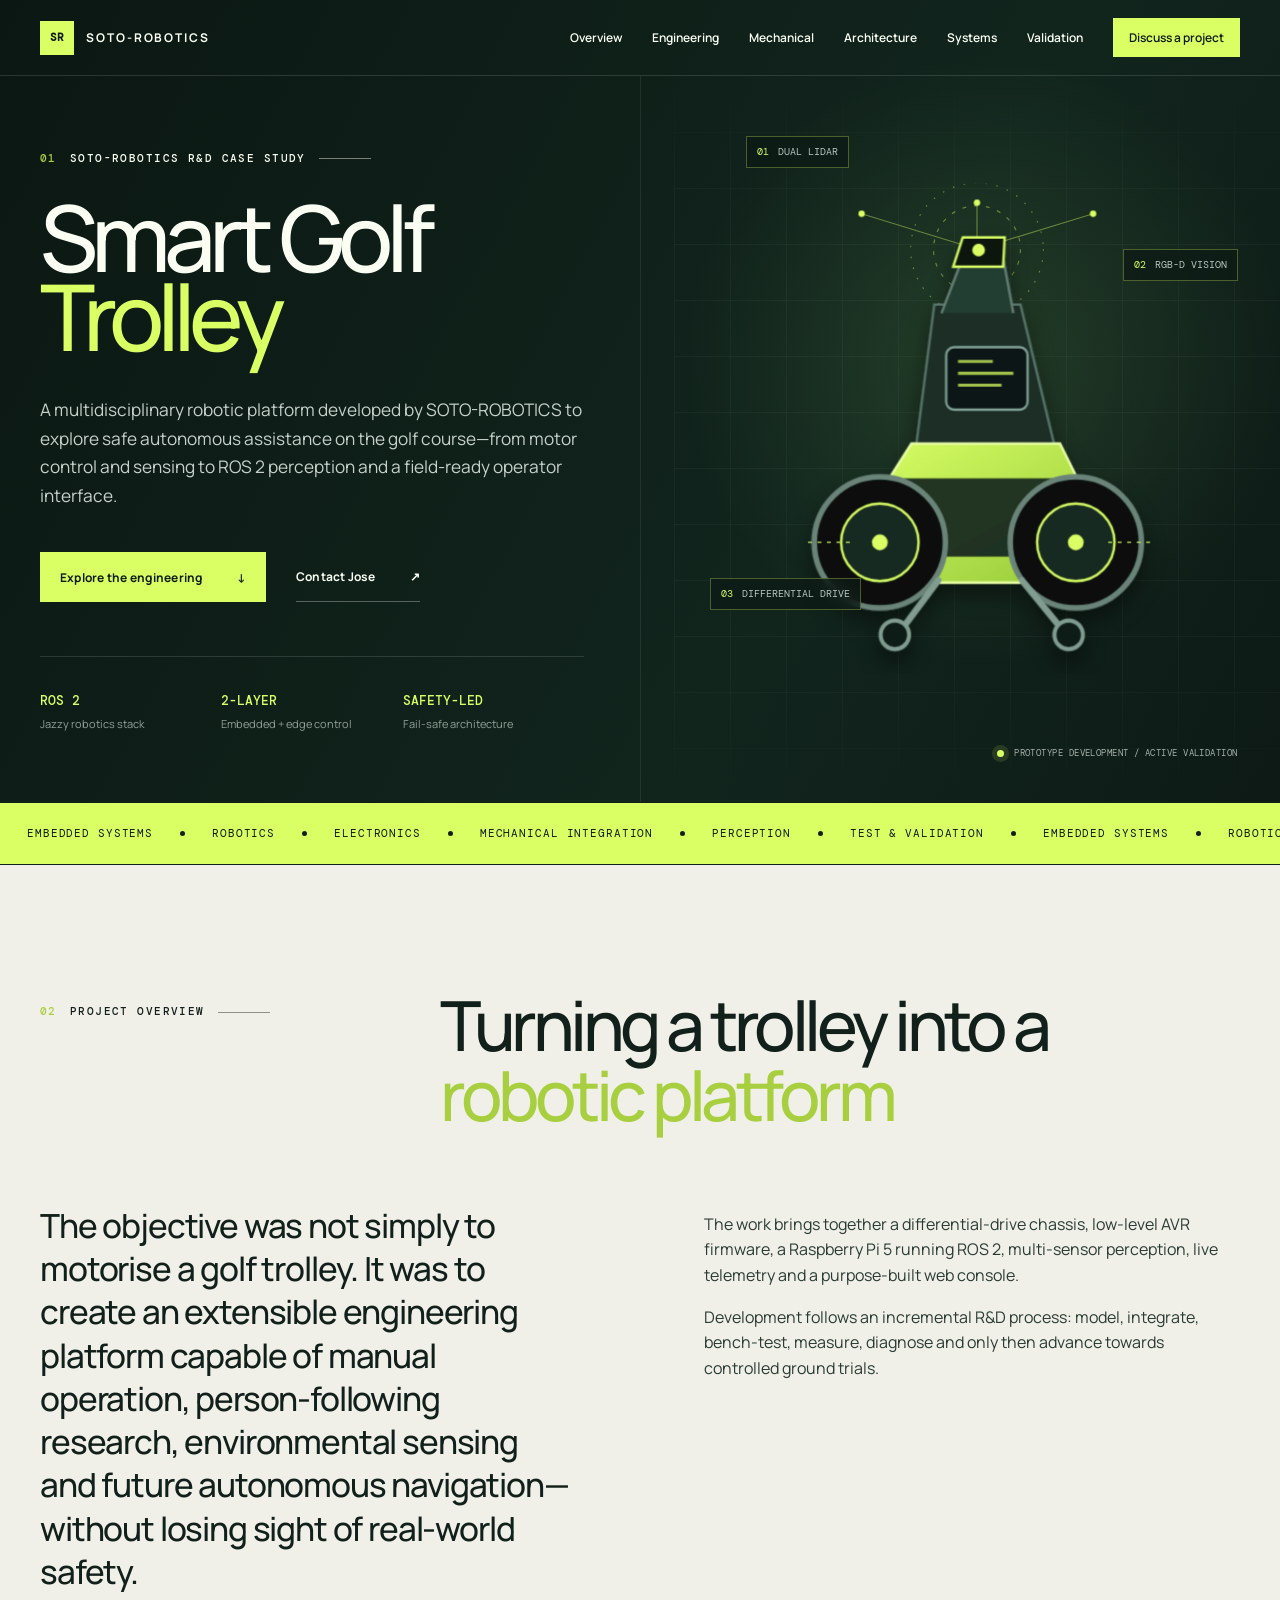
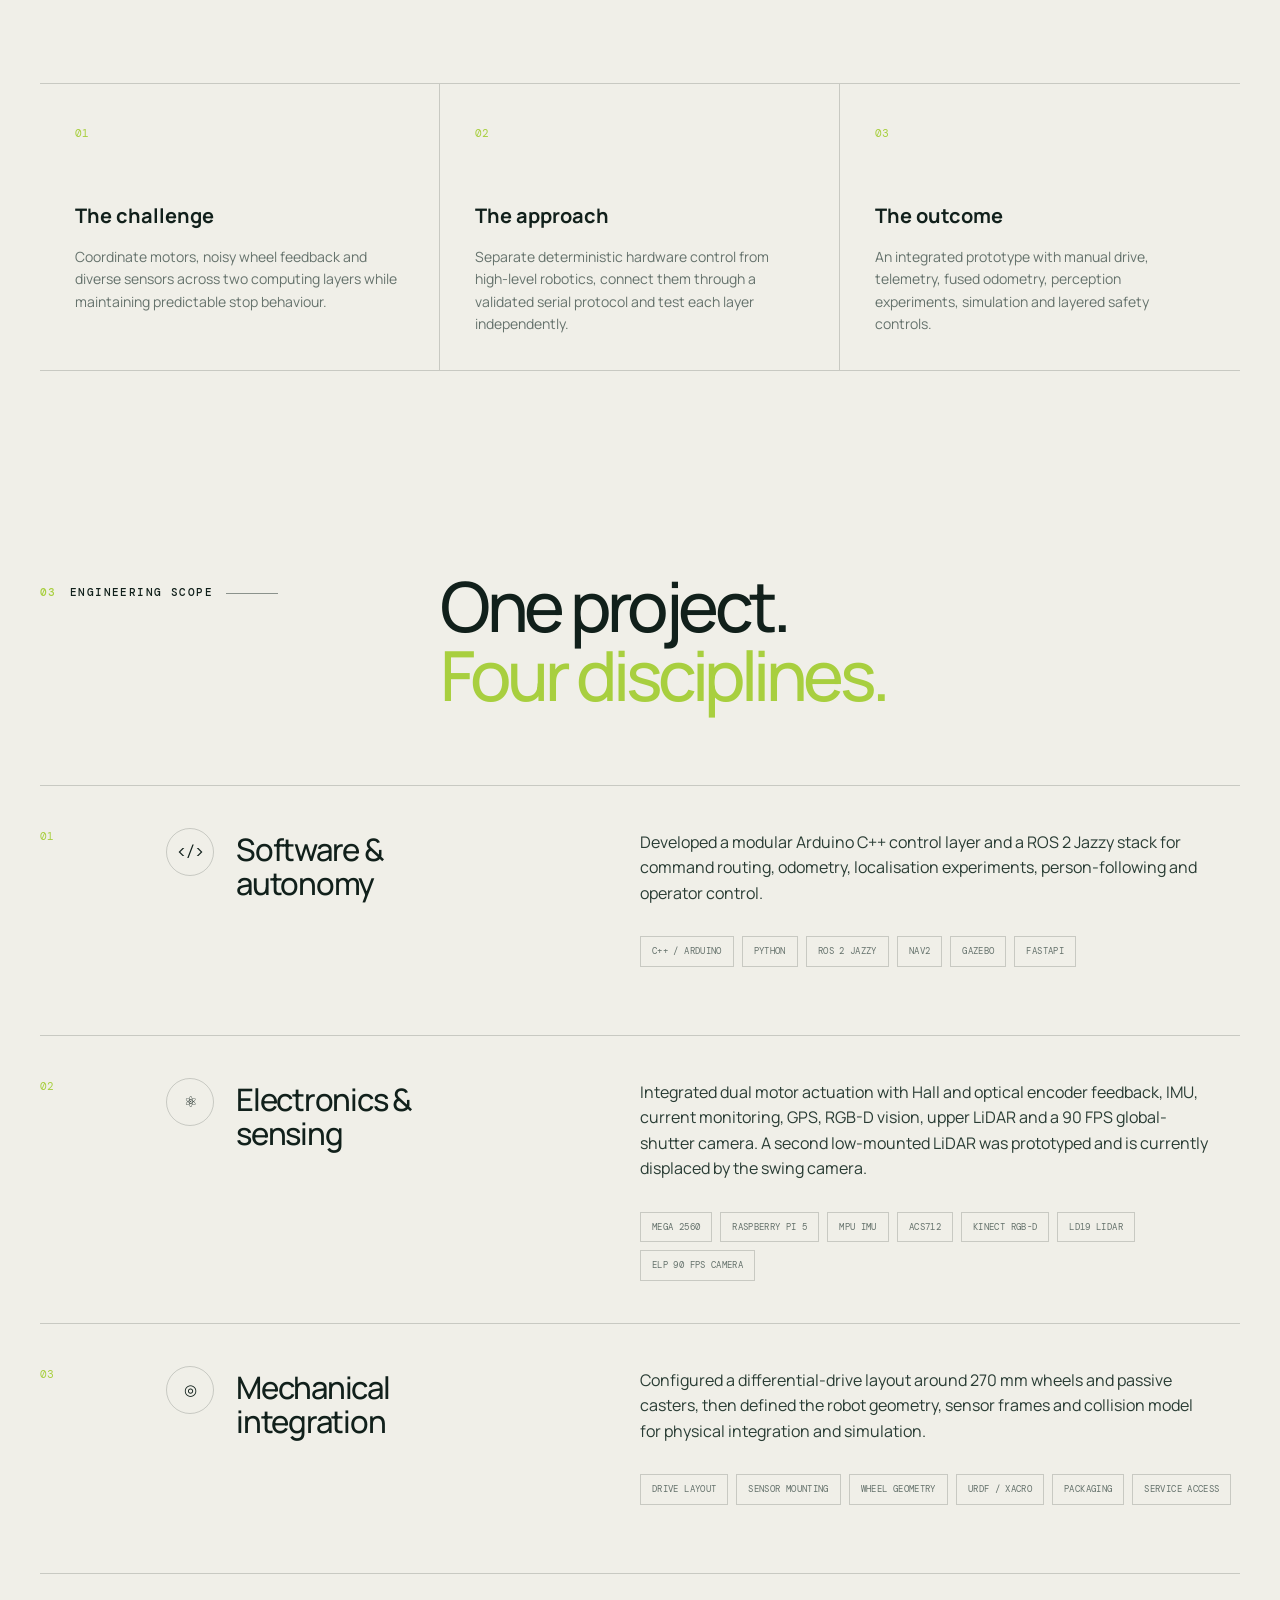
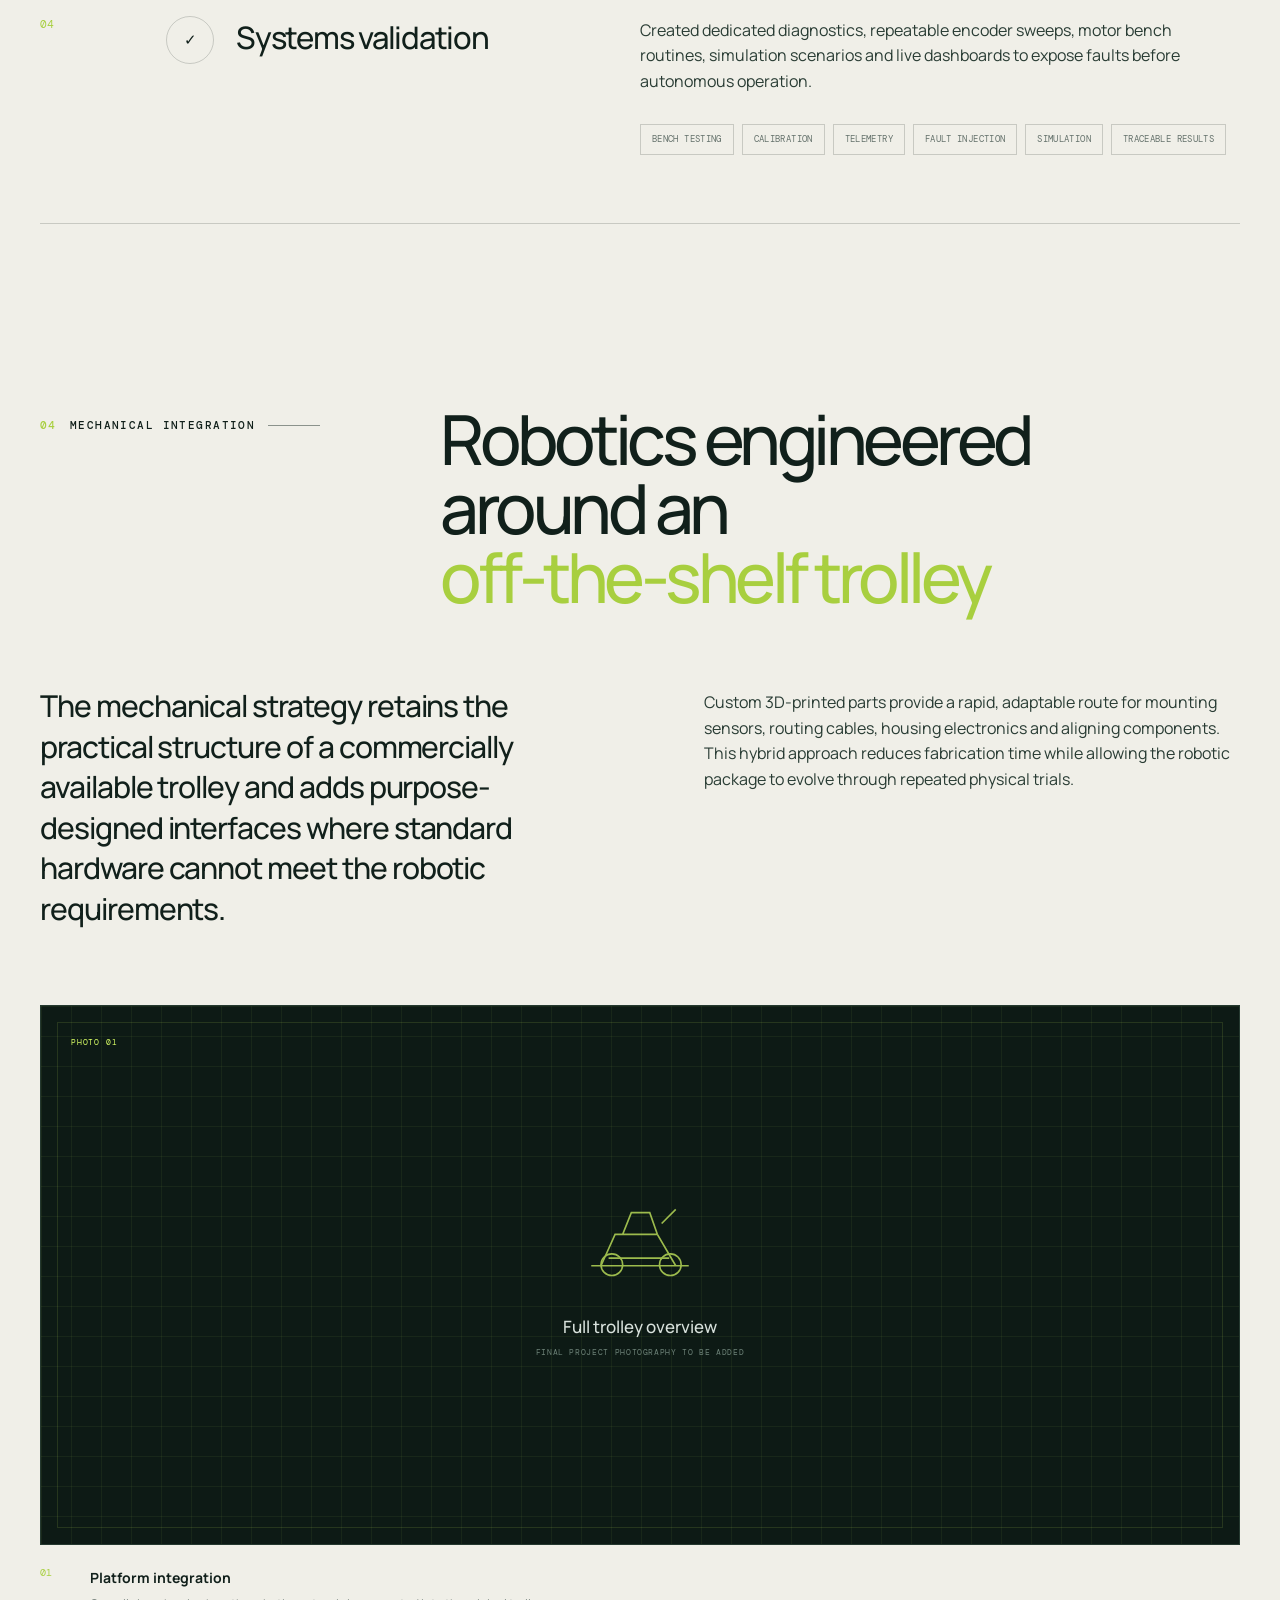
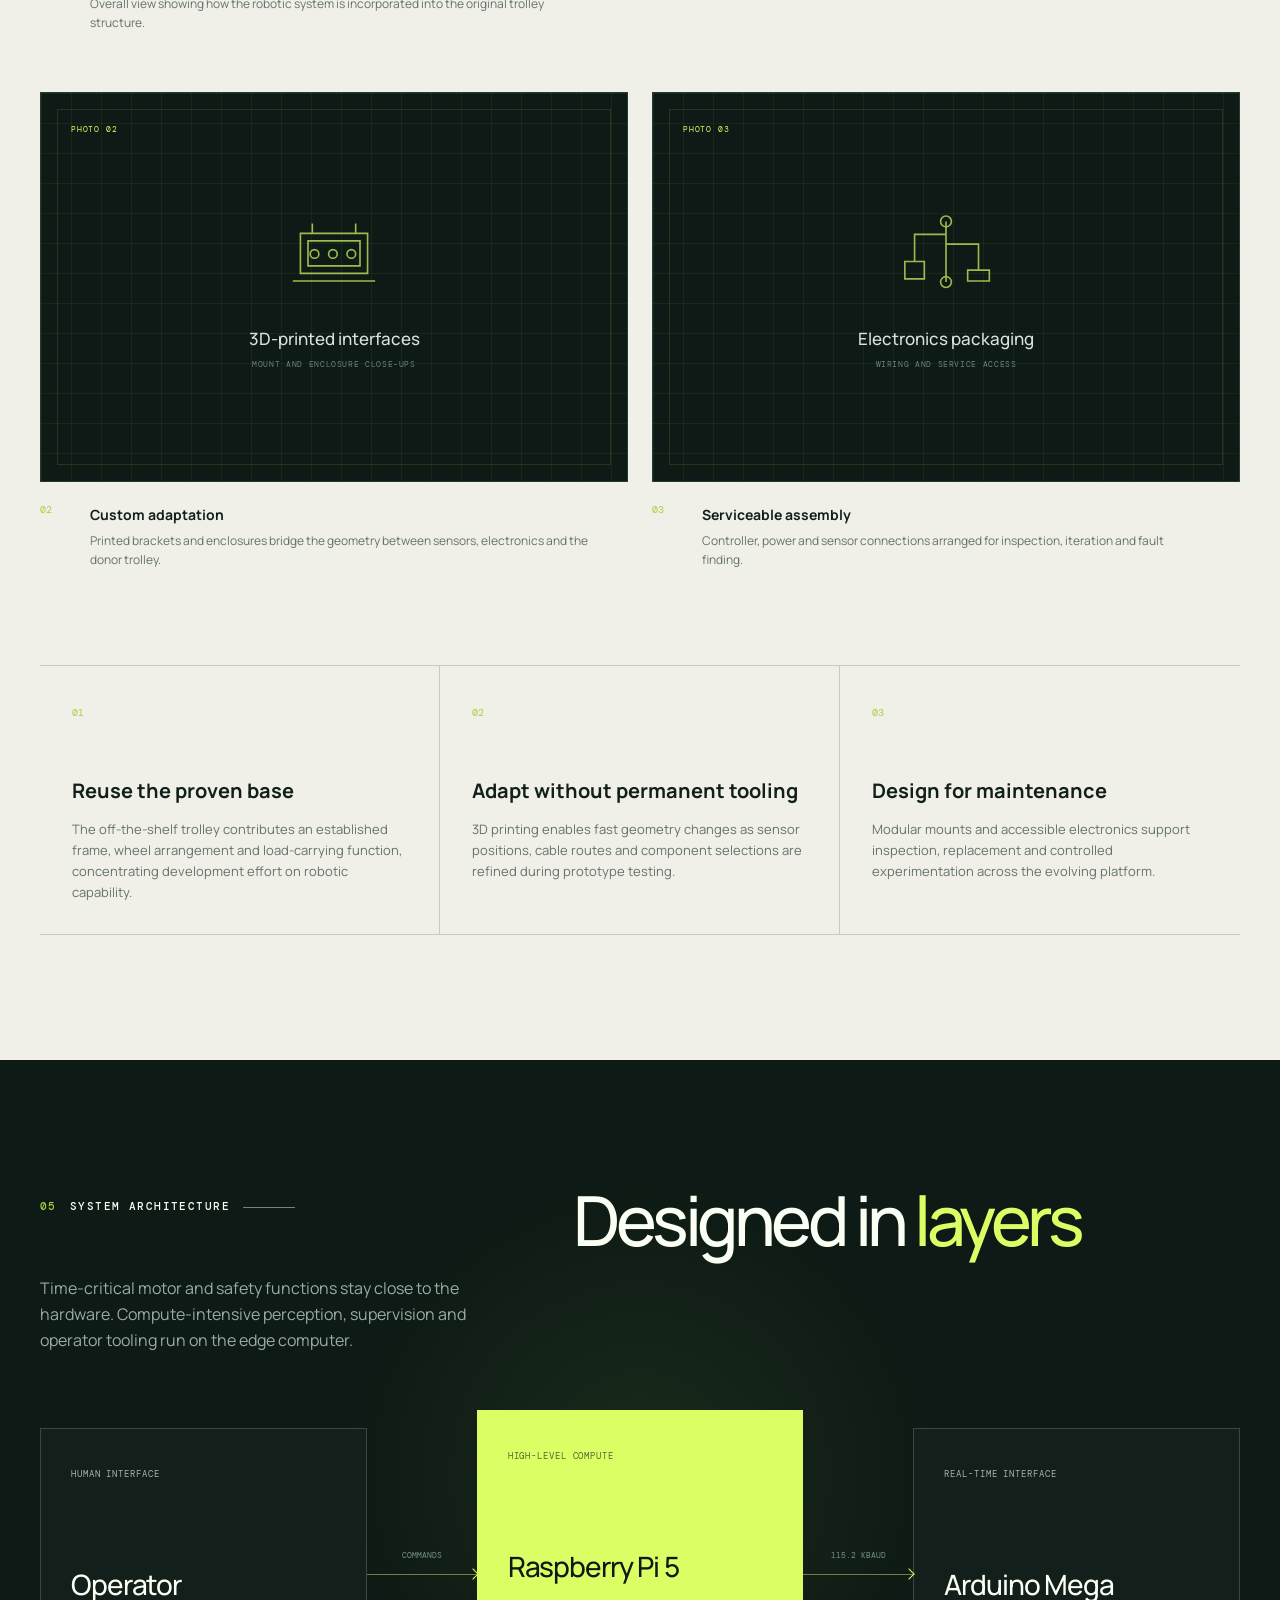
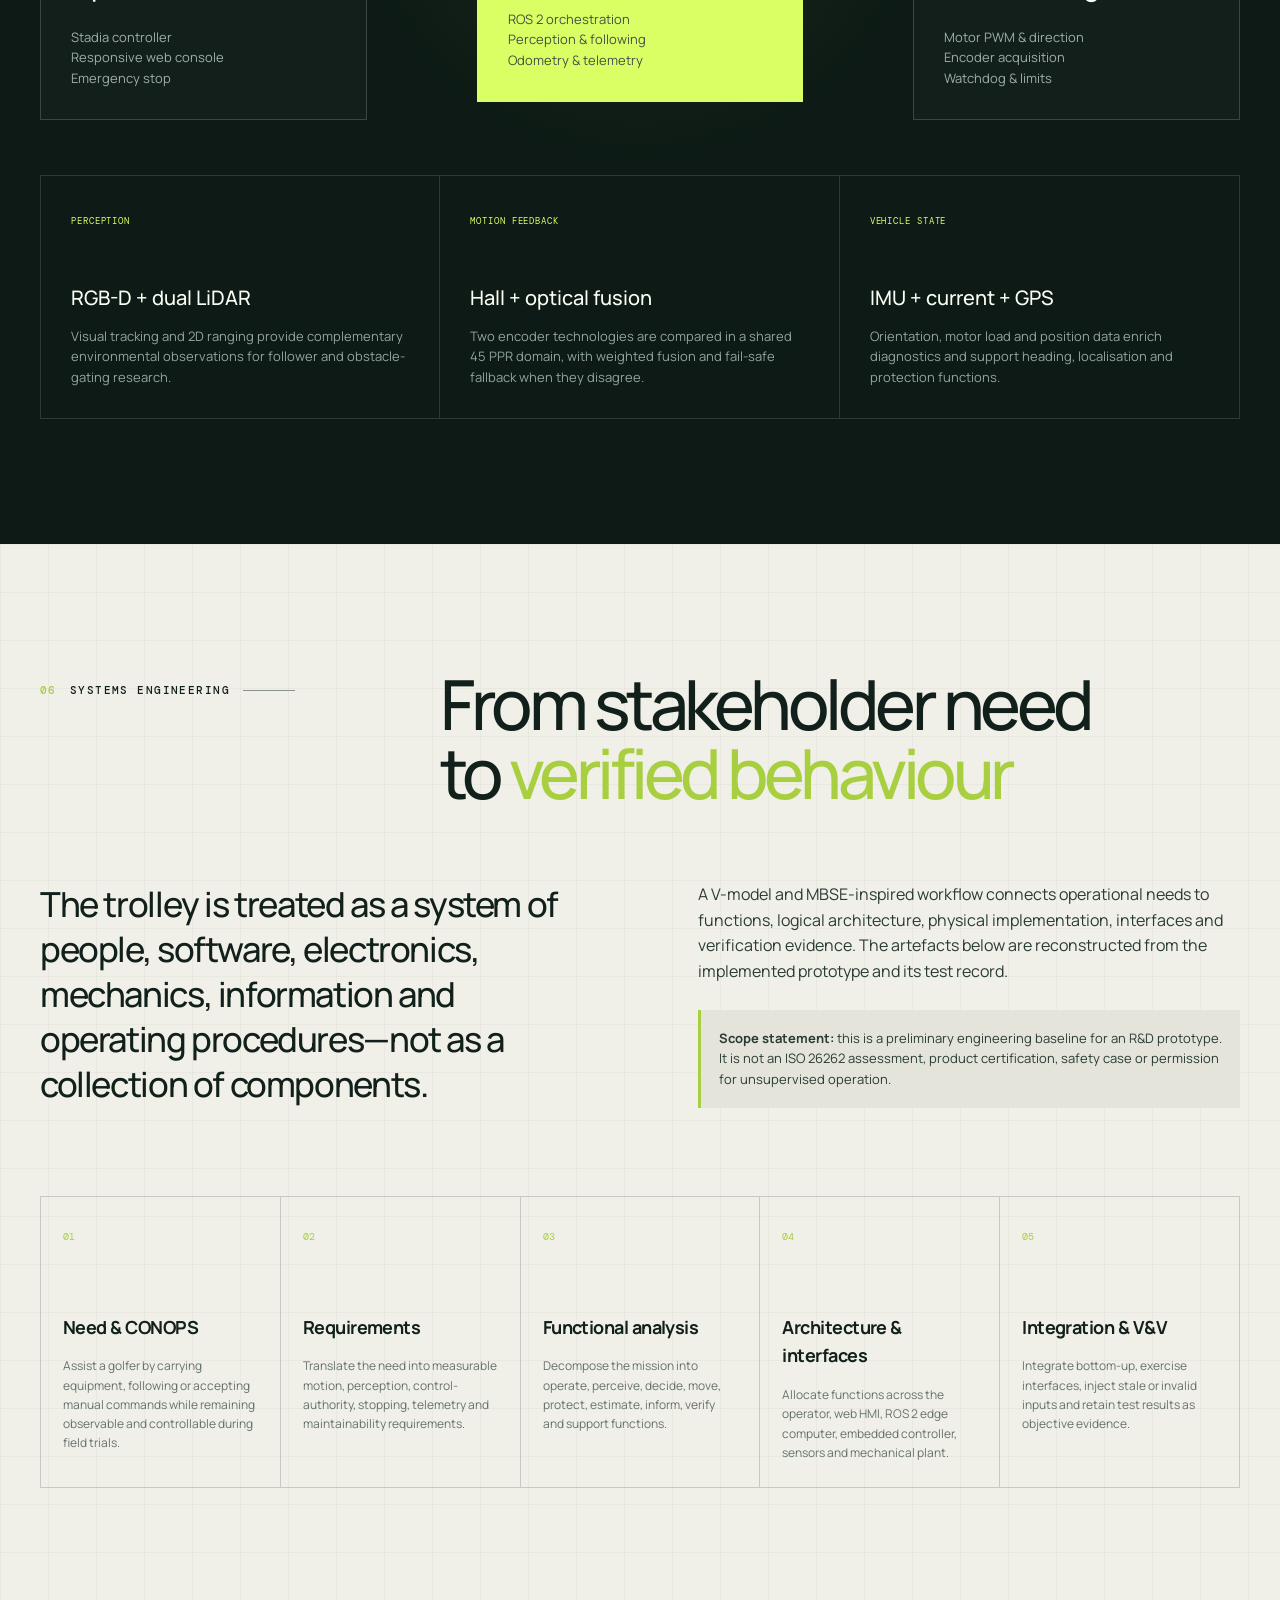
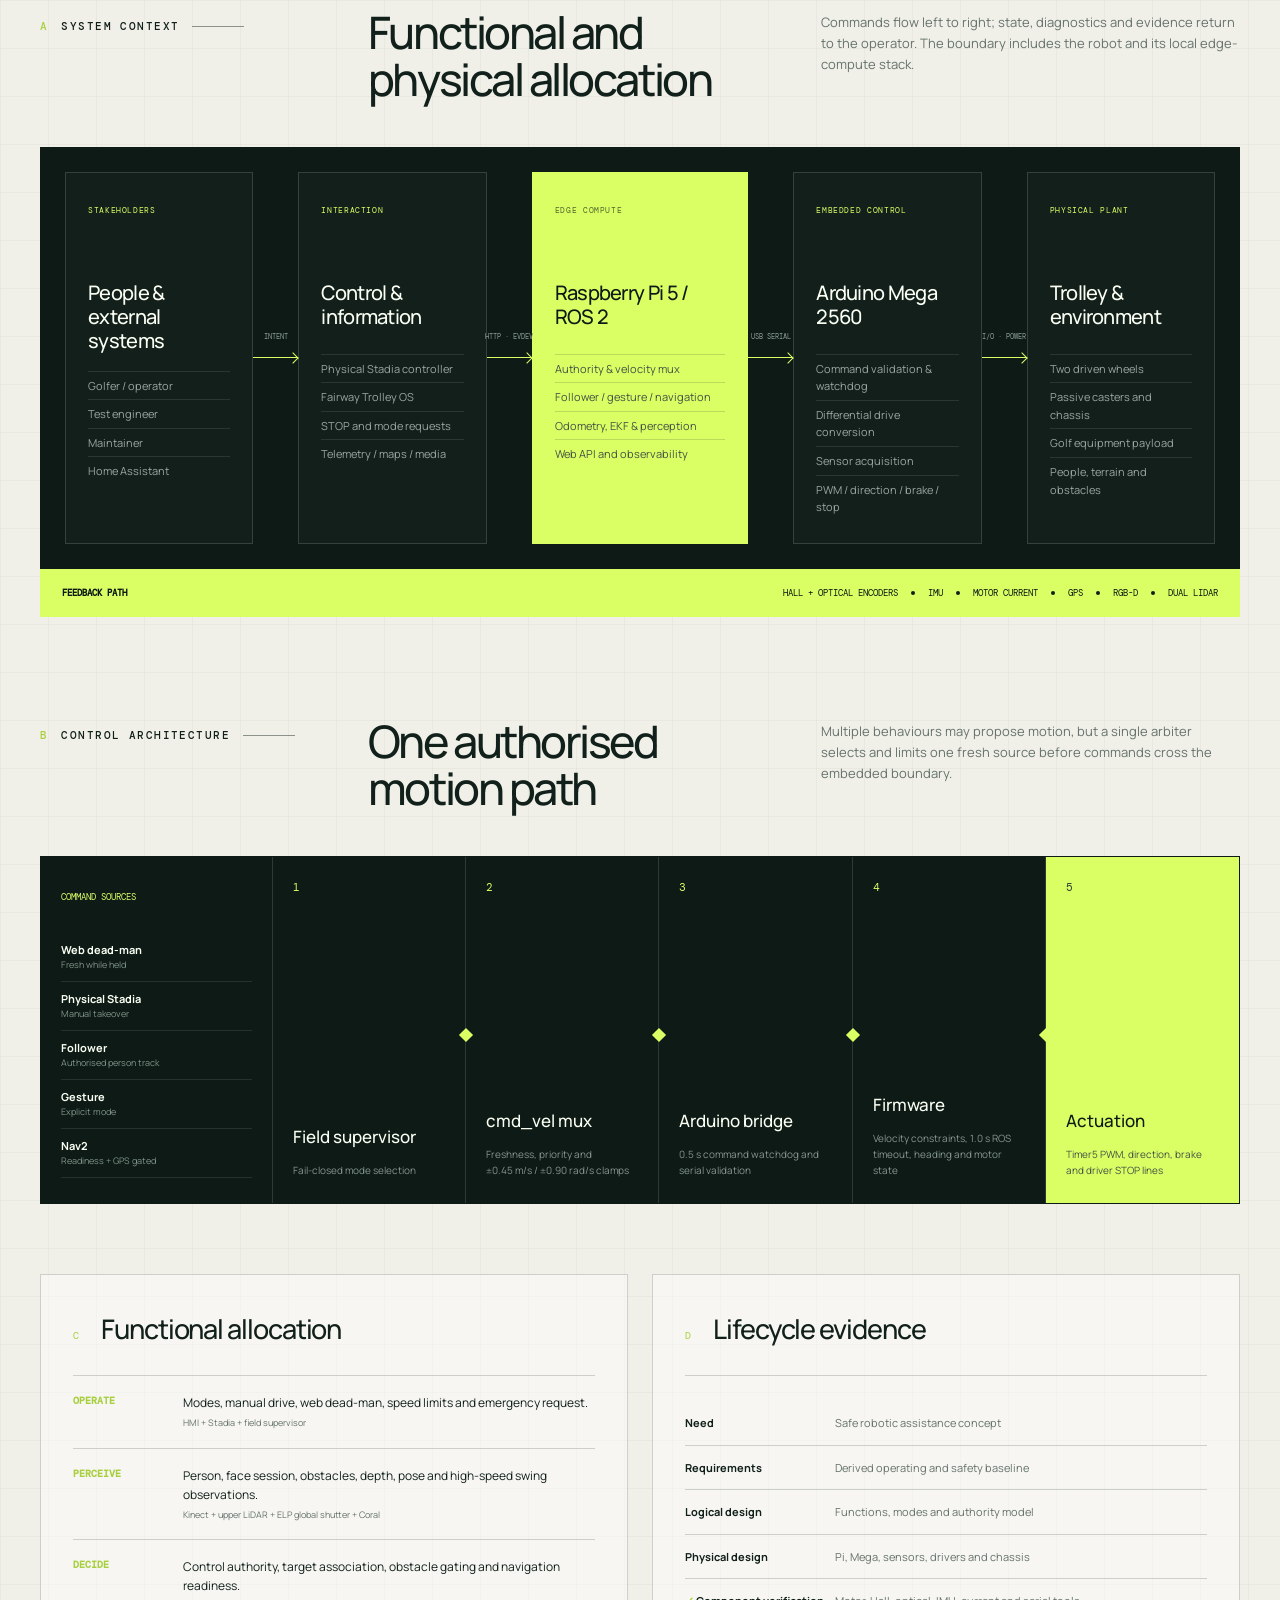
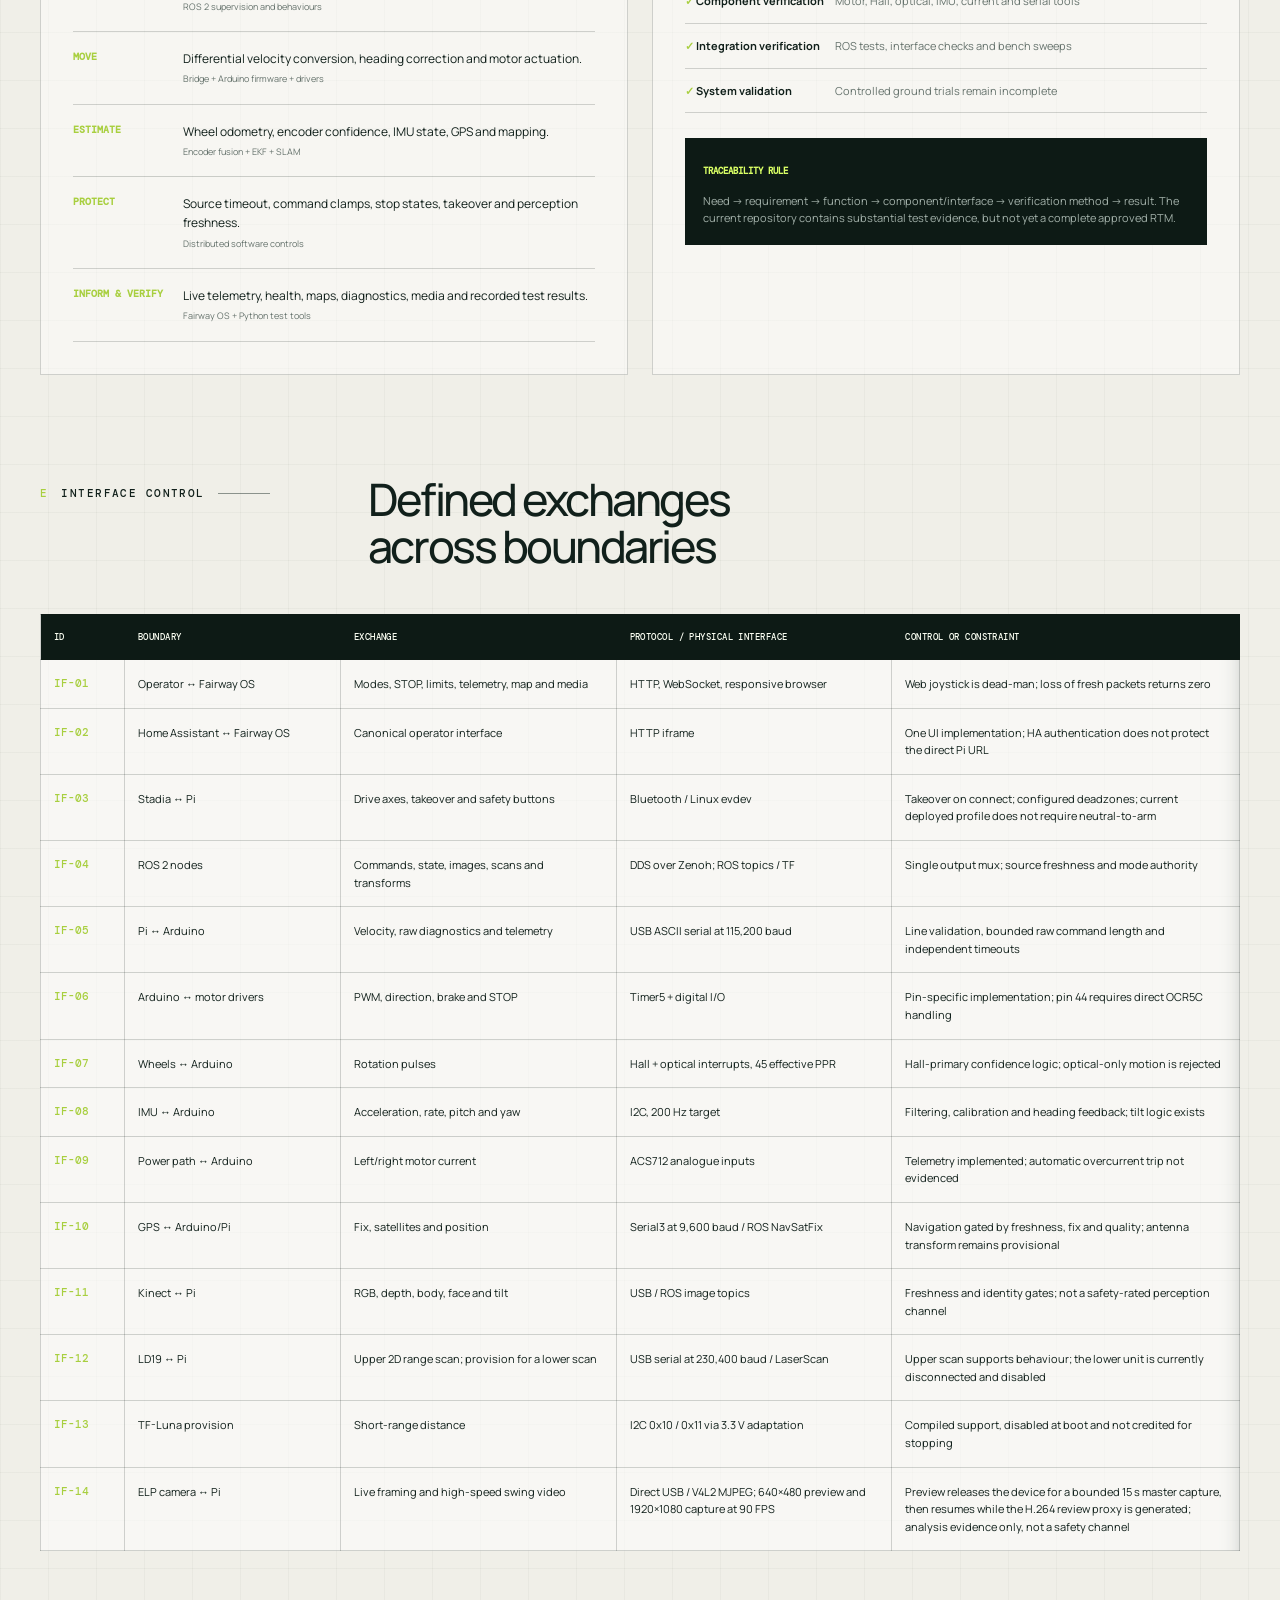
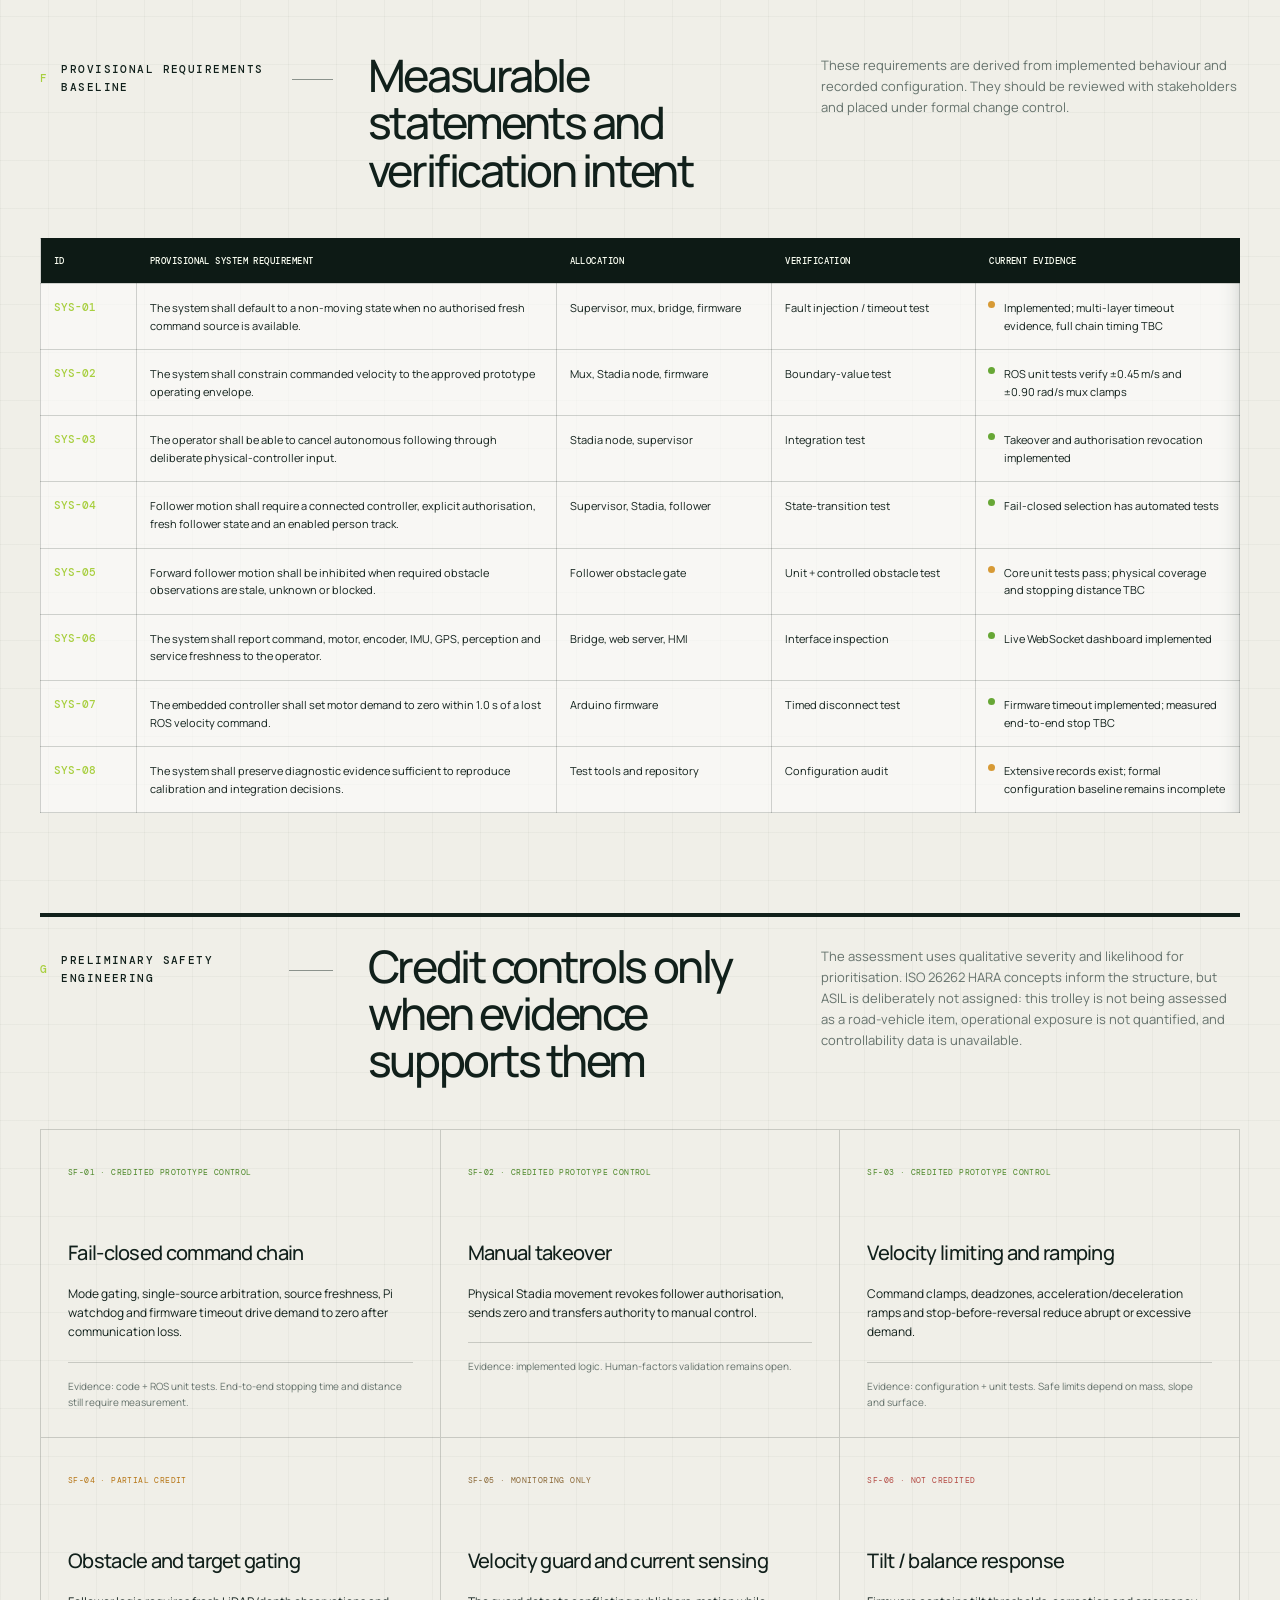
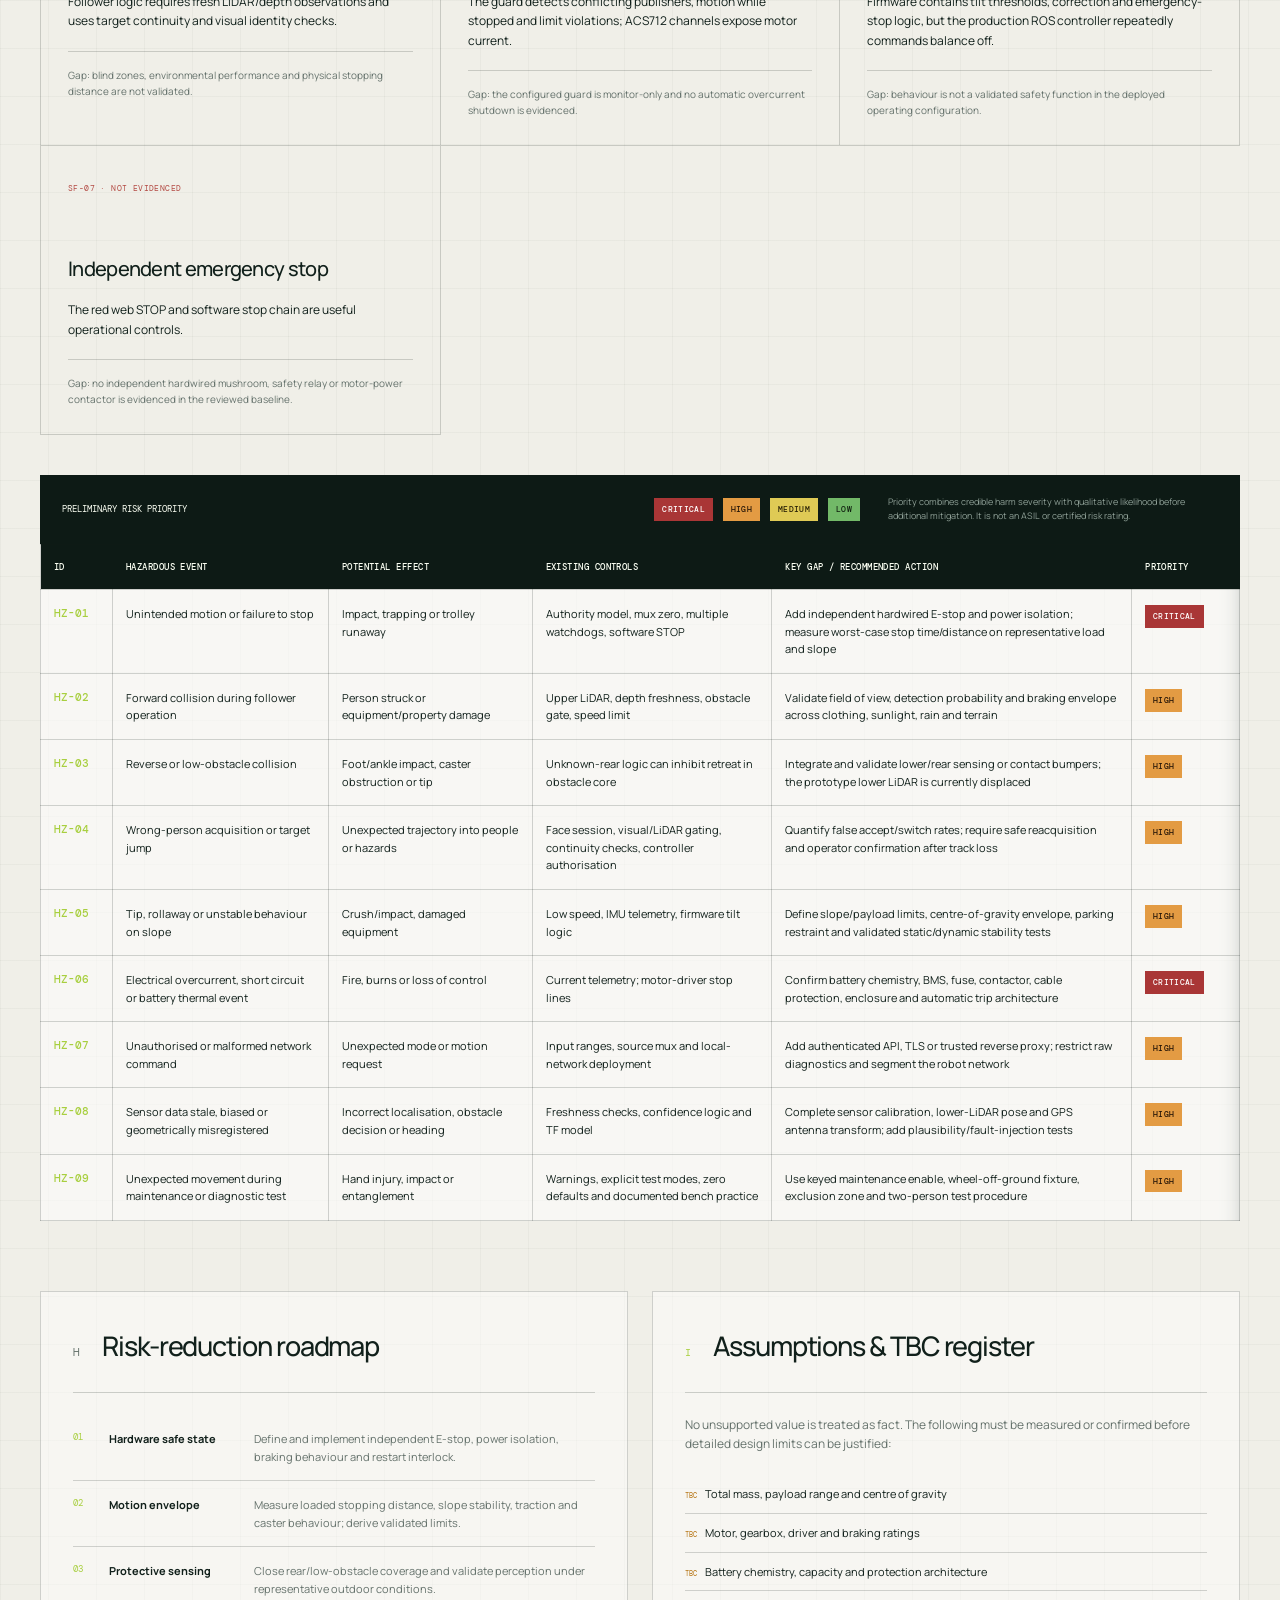
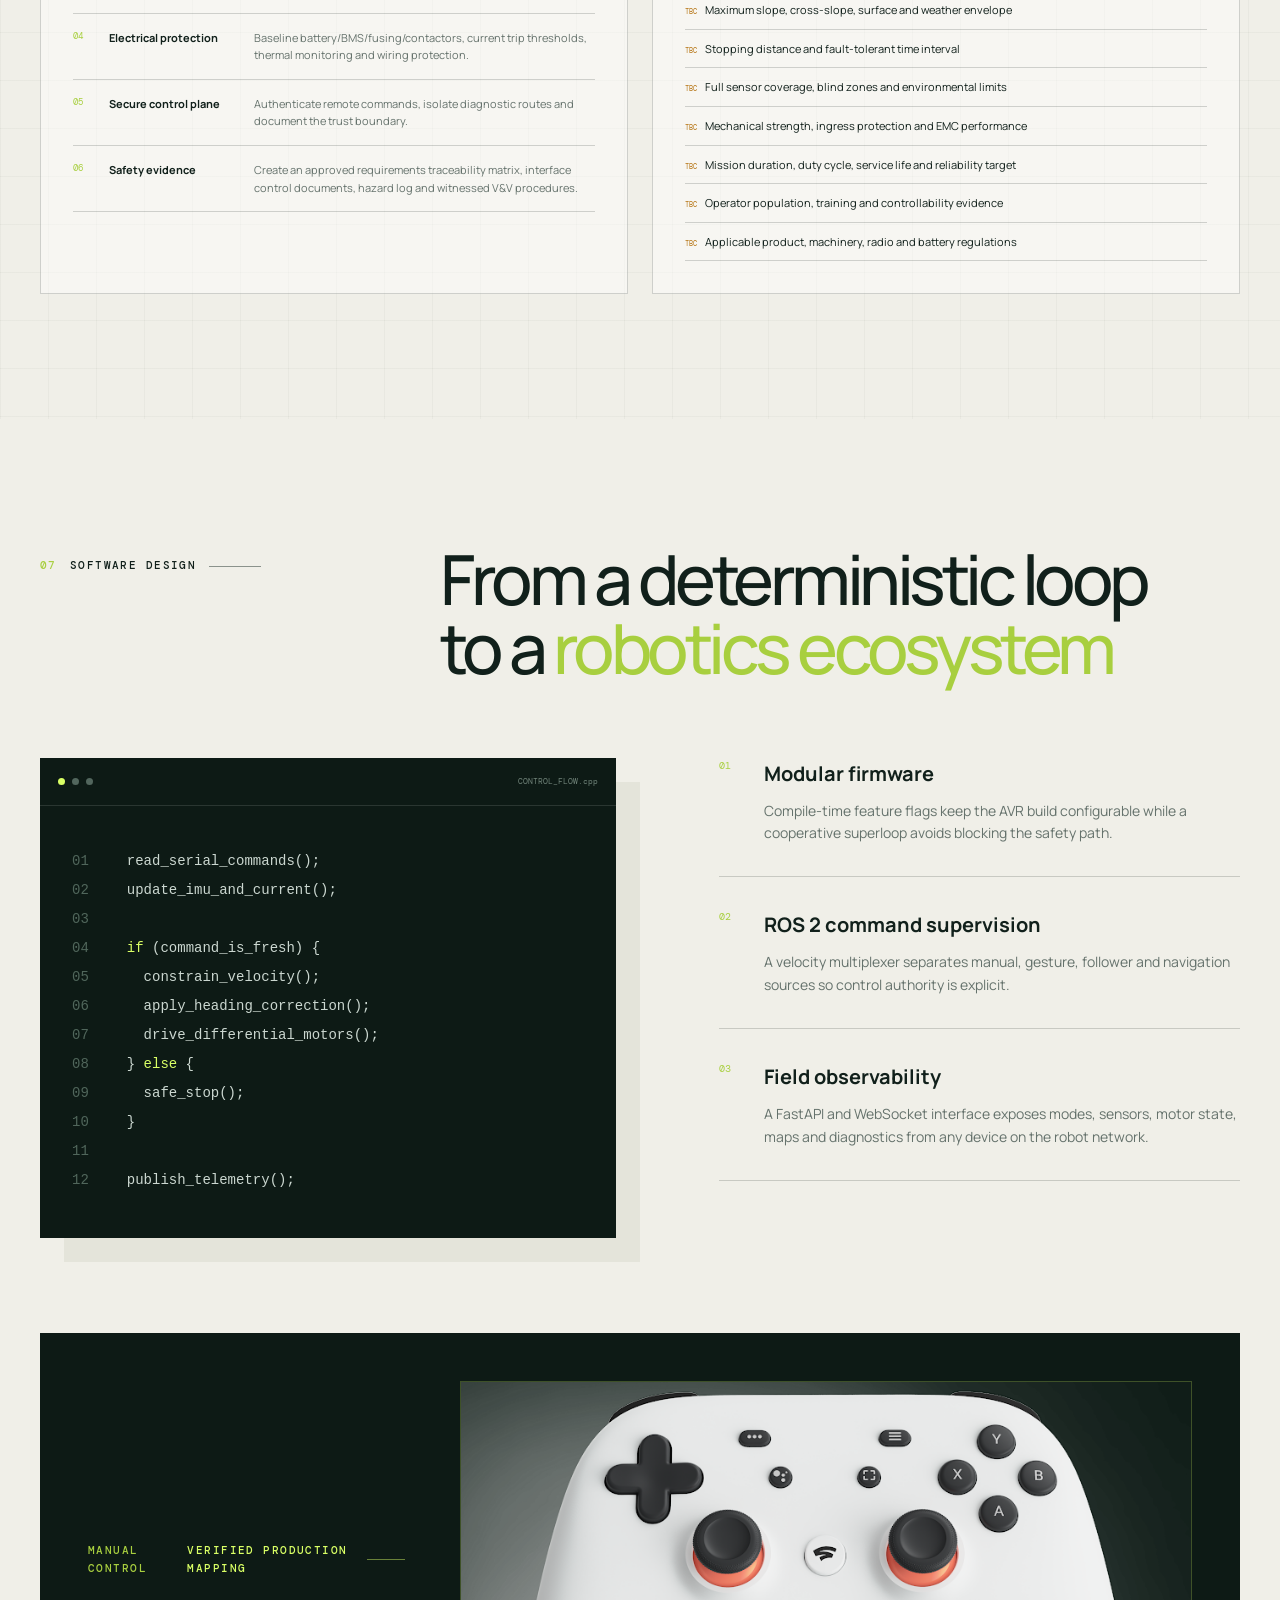
<file: portfolio/index.html>
<!doctype html>
<html lang="en">
<head>
  <meta charset="utf-8">
  <meta name="viewport" content="width=device-width, initial-scale=1">
  <meta name="description" content="Smart Golf Trolley robotics R&D case study by SOTO-ROBOTICS: embedded control, ROS 2, perception, electronics and mechanical integration.">
  <meta name="author" content="SOTO-ROBOTICS">
  <meta name="theme-color" content="#101d19">
  <meta property="og:type" content="website">
  <meta property="og:site_name" content="SOTO-ROBOTICS">
  <meta property="og:title" content="Smart Golf Trolley | SOTO-ROBOTICS">
  <meta property="og:description" content="A multidisciplinary robotics R&D case study spanning embedded software, ROS 2, sensing, safety and mechanical integration.">
  <meta name="twitter:card" content="summary">
  <meta name="twitter:title" content="Smart Golf Trolley | SOTO-ROBOTICS">
  <meta name="twitter:description" content="Robotics R&D across embedded software, ROS 2, sensing, electronics, safety and mechanical integration.">
  <title>Smart Golf Trolley | SOTO-ROBOTICS</title>
  <link rel="preconnect" href="https://fonts.googleapis.com">
  <link rel="preconnect" href="https://fonts.gstatic.com" crossorigin>
  <link href="https://fonts.googleapis.com/css2?family=DM+Mono:wght@400;500&family=Manrope:wght@400;500;600;700&display=swap" rel="stylesheet">
  <link rel="stylesheet" href="styles.css">
  <script src="script.js" defer></script>
</head>
<body>
  <a class="skip-link" href="#main">Skip to project</a>

  <header class="site-header" data-header>
    <a class="brand" href="#top" aria-label="SOTO-ROBOTICS, home">
      <span class="brand-mark" aria-hidden="true">SR</span>
      <span>SOTO-ROBOTICS</span>
    </a>
    <button class="nav-toggle" type="button" aria-expanded="false" aria-controls="site-nav" data-nav-toggle>
      <span class="sr-only">Toggle navigation</span>
      <span></span><span></span>
    </button>
    <nav id="site-nav" class="site-nav" aria-label="Main navigation" data-nav>
      <a href="#overview">Overview</a>
      <a href="#engineering">Engineering</a>
      <a href="#mechanical">Mechanical</a>
      <a href="#architecture">Architecture</a>
      <a href="#systems-engineering">Systems</a>
      <a href="#validation">Validation</a>
      <a class="nav-cta" href="mailto:josemsotov@gmail.com?subject=Engineering%20project%20enquiry">Discuss a project</a>
    </nav>
  </header>

  <main id="main">
    <section id="top" class="hero section-grid">
      <div class="hero-copy reveal">
        <p class="eyebrow"><span>01</span> SOTO-ROBOTICS R&amp;D case study</p>
        <h1>Smart Golf<br><em>Trolley</em></h1>
        <p class="hero-intro">A multidisciplinary robotic platform developed by SOTO-ROBOTICS to explore safe autonomous assistance on the golf course&mdash;from motor control and sensing to ROS 2 perception and a field-ready operator interface.</p>
        <div class="hero-actions">
          <a class="button button-primary" href="#overview">Explore the engineering <span aria-hidden="true">&darr;</span></a>
          <a class="button button-text" href="mailto:josemsotov@gmail.com?subject=Smart%20Golf%20Trolley%20R%26D">Contact Jose <span aria-hidden="true">&nearr;</span></a>
        </div>
        <ul class="hero-facts" aria-label="Project highlights">
          <li><strong>ROS 2</strong><span>Jazzy robotics stack</span></li>
          <li><strong>2-layer</strong><span>Embedded + edge control</span></li>
          <li><strong>Safety-led</strong><span>Fail-safe architecture</span></li>
        </ul>
      </div>

      <div class="hero-visual reveal" aria-label="Technical illustration of the smart golf trolley">
        <div class="visual-grid" aria-hidden="true"></div>
        <div class="visual-label label-lidar"><span>01</span> Dual LiDAR</div>
        <div class="visual-label label-vision"><span>02</span> RGB-D vision</div>
        <div class="visual-label label-drive"><span>03</span> Differential drive</div>
        <svg class="trolley-illustration" viewBox="0 0 660 620" role="img" aria-labelledby="trolley-title trolley-desc">
          <title id="trolley-title">Smart golf trolley technical illustration</title>
          <desc id="trolley-desc">A stylised robotic trolley with two drive wheels, sensor mast, electronics enclosure and golf bag support.</desc>
          <defs>
            <linearGradient id="body-gradient" x1="0" y1="0" x2="1" y2="1">
              <stop offset="0" stop-color="#d9ff65"/>
              <stop offset="1" stop-color="#94c938"/>
            </linearGradient>
            <filter id="soft-shadow" x="-30%" y="-30%" width="160%" height="160%">
              <feDropShadow dx="0" dy="15" stdDeviation="14" flood-color="#07110d" flood-opacity=".45"/>
            </filter>
          </defs>
          <g fill="none" stroke="#d9ff65" stroke-width="1.5" opacity=".4">
            <path d="M330 83V24M330 83L184 38M330 83l147-45"/>
            <circle cx="330" cy="83" r="55" stroke-dasharray="5 10"/>
            <circle cx="330" cy="83" r="84" stroke-dasharray="2 12"/>
          </g>
          <g filter="url(#soft-shadow)">
            <path d="M252 340L276 153h109l45 187z" fill="#1a2d26" stroke="#5a766b" stroke-width="3"/>
            <path d="M285 164l27-70h51l13 70" fill="#243d33" stroke="#678177" stroke-width="3"/>
            <path d="M300 105l12-37h53l-2 37z" fill="#0b1511" stroke="#d9ff65" stroke-width="3"/>
            <circle cx="332" cy="84" r="8" fill="#d9ff65"/>
            <rect x="291" y="207" width="103" height="79" rx="10" fill="#0d1914" stroke="#80a095" stroke-width="3"/>
            <path d="M306 225h44M306 240h70M306 255h55" stroke="#d9ff65" stroke-width="4" opacity=".72"/>
            <path d="M247 329h188l53 107-51 69H237l-58-69z" fill="url(#body-gradient)" stroke="#e9ffa8" stroke-width="3"/>
            <path d="M234 373h202l24 62-42 37H256l-48-37z" fill="#14251e" opacity=".92"/>
            <circle cx="207" cy="454" r="83" fill="#0a110e" stroke="#6b847a" stroke-width="7"/>
            <circle cx="207" cy="454" r="49" fill="#192a23" stroke="#d9ff65" stroke-width="3"/>
            <circle cx="455" cy="454" r="83" fill="#0a110e" stroke="#6b847a" stroke-width="7"/>
            <circle cx="455" cy="454" r="49" fill="#192a23" stroke="#d9ff65" stroke-width="3"/>
            <circle cx="207" cy="454" r="10" fill="#d9ff65"/>
            <circle cx="455" cy="454" r="10" fill="#d9ff65"/>
            <path d="M281 502l-44 59M387 502l48 59" stroke="#819d92" stroke-width="8" stroke-linecap="round"/>
            <circle cx="226" cy="571" r="18" fill="#111e19" stroke="#819d92" stroke-width="5"/>
            <circle cx="446" cy="571" r="18" fill="#111e19" stroke="#819d92" stroke-width="5"/>
          </g>
          <g fill="#d9ff65">
            <circle cx="330" cy="24" r="4"/>
            <circle cx="184" cy="38" r="4"/>
            <circle cx="477" cy="38" r="4"/>
          </g>
          <path d="M169 454h-58M549 454h-58" stroke="#d9ff65" stroke-width="2" stroke-dasharray="5 7" opacity=".65"/>
        </svg>
        <div class="visual-status"><span></span> Prototype development / active validation</div>
      </div>
    </section>

    <section class="project-strip" aria-label="Project disciplines">
      <div class="marquee-track">
        <span>Embedded systems</span><i></i><span>Robotics</span><i></i><span>Electronics</span><i></i><span>Mechanical integration</span><i></i><span>Perception</span><i></i><span>Test &amp; validation</span><i></i>
        <span aria-hidden="true">Embedded systems</span><i aria-hidden="true"></i><span aria-hidden="true">Robotics</span><i aria-hidden="true"></i><span aria-hidden="true">Electronics</span><i aria-hidden="true"></i><span aria-hidden="true">Mechanical integration</span><i aria-hidden="true"></i>
      </div>
    </section>

    <section id="overview" class="overview section-shell">
      <div class="section-heading reveal">
        <p class="eyebrow"><span>02</span> Project overview</p>
        <h2>Turning a trolley into a <em>robotic platform</em></h2>
      </div>
      <div class="overview-grid">
        <div class="overview-lead reveal">
          <p>The objective was not simply to motorise a golf trolley. It was to create an extensible engineering platform capable of manual operation, person-following research, environmental sensing and future autonomous navigation&mdash;without losing sight of real-world safety.</p>
        </div>
        <div class="overview-detail reveal">
          <p>The work brings together a differential-drive chassis, low-level AVR firmware, a Raspberry Pi 5 running ROS 2, multi-sensor perception, live telemetry and a purpose-built web console.</p>
          <p>Development follows an incremental R&amp;D process: model, integrate, bench-test, measure, diagnose and only then advance towards controlled ground trials.</p>
        </div>
      </div>
      <div class="scope-cards">
        <article class="scope-card reveal">
          <span class="scope-number">01</span>
          <div>
            <h3>The challenge</h3>
            <p>Coordinate motors, noisy wheel feedback and diverse sensors across two computing layers while maintaining predictable stop behaviour.</p>
          </div>
        </article>
        <article class="scope-card reveal">
          <span class="scope-number">02</span>
          <div>
            <h3>The approach</h3>
            <p>Separate deterministic hardware control from high-level robotics, connect them through a validated serial protocol and test each layer independently.</p>
          </div>
        </article>
        <article class="scope-card reveal">
          <span class="scope-number">03</span>
          <div>
            <h3>The outcome</h3>
            <p>An integrated prototype with manual drive, telemetry, fused odometry, perception experiments, simulation and layered safety controls.</p>
          </div>
        </article>
      </div>
    </section>

    <section id="engineering" class="engineering section-shell">
      <div class="section-heading reveal">
        <p class="eyebrow"><span>03</span> Engineering scope</p>
        <h2>One project.<br><em>Four disciplines.</em></h2>
      </div>

      <div class="discipline-list">
        <article class="discipline reveal">
          <div class="discipline-index">01</div>
          <div class="discipline-title">
            <span class="discipline-icon" aria-hidden="true">&lt;/&gt;</span>
            <h3>Software &amp; autonomy</h3>
          </div>
          <div class="discipline-copy">
            <p>Developed a modular Arduino C++ control layer and a ROS 2 Jazzy stack for command routing, odometry, localisation experiments, person-following and operator control.</p>
            <ul class="tag-list" aria-label="Software technologies">
              <li>C++ / Arduino</li><li>Python</li><li>ROS 2 Jazzy</li><li>Nav2</li><li>Gazebo</li><li>FastAPI</li>
            </ul>
          </div>
        </article>

        <article class="discipline reveal">
          <div class="discipline-index">02</div>
          <div class="discipline-title">
            <span class="discipline-icon" aria-hidden="true">&#9883;</span>
            <h3>Electronics &amp; sensing</h3>
          </div>
          <div class="discipline-copy">
            <p>Integrated dual motor actuation with Hall and optical encoder feedback, IMU, current monitoring, GPS, RGB-D vision, upper LiDAR and a 90 FPS global-shutter camera. A second low-mounted LiDAR was prototyped and is currently displaced by the swing camera.</p>
            <ul class="tag-list" aria-label="Electronic components">
              <li>Mega 2560</li><li>Raspberry Pi 5</li><li>MPU IMU</li><li>ACS712</li><li>Kinect RGB-D</li><li>LD19 LiDAR</li><li>ELP 90 FPS camera</li>
            </ul>
          </div>
        </article>

        <article class="discipline reveal">
          <div class="discipline-index">03</div>
          <div class="discipline-title">
            <span class="discipline-icon" aria-hidden="true">&#9678;</span>
            <h3>Mechanical integration</h3>
          </div>
          <div class="discipline-copy">
            <p>Configured a differential-drive layout around 270&nbsp;mm wheels and passive casters, then defined the robot geometry, sensor frames and collision model for physical integration and simulation.</p>
            <ul class="tag-list" aria-label="Mechanical work">
              <li>Drive layout</li><li>Sensor mounting</li><li>Wheel geometry</li><li>URDF / Xacro</li><li>Packaging</li><li>Service access</li>
            </ul>
          </div>
        </article>

        <article class="discipline reveal">
          <div class="discipline-index">04</div>
          <div class="discipline-title">
            <span class="discipline-icon" aria-hidden="true">&#10003;</span>
            <h3>Systems validation</h3>
          </div>
          <div class="discipline-copy">
            <p>Created dedicated diagnostics, repeatable encoder sweeps, motor bench routines, simulation scenarios and live dashboards to expose faults before autonomous operation.</p>
            <ul class="tag-list" aria-label="Validation methods">
              <li>Bench testing</li><li>Calibration</li><li>Telemetry</li><li>Fault injection</li><li>Simulation</li><li>Traceable results</li>
            </ul>
          </div>
        </article>
      </div>
    </section>

    <section id="mechanical" class="mechanical section-shell">
      <div class="section-heading reveal">
        <p class="eyebrow"><span>04</span> Mechanical integration</p>
        <h2>Robotics engineered around an<br><em>off-the-shelf trolley</em></h2>
      </div>

      <div class="mechanical-intro">
        <div class="mechanical-lead reveal">
          <p>The mechanical strategy retains the practical structure of a commercially available trolley and adds purpose-designed interfaces where standard hardware cannot meet the robotic requirements.</p>
        </div>
        <div class="mechanical-detail reveal">
          <p>Custom 3D-printed parts provide a rapid, adaptable route for mounting sensors, routing cables, housing electronics and aligning components. This hybrid approach reduces fabrication time while allowing the robotic package to evolve through repeated physical trials.</p>
        </div>
      </div>

      <div class="photo-gallery" aria-label="Reserved project photography">
        <figure class="photo-slot photo-slot-wide reveal">
          <div class="photo-placeholder">
            <span class="photo-index">PHOTO 01</span>
            <svg viewBox="0 0 120 90" aria-hidden="true">
              <path d="M15 69h90M24 69l13-29h39l17 29M44 40l8-20h17l7 20M31 62h56"/>
              <circle cx="34" cy="68" r="10"/><circle cx="88" cy="68" r="10"/>
              <path d="M80 30l13-13"/>
            </svg>
            <strong>Full trolley overview</strong>
            <small>Final project photography to be added</small>
          </div>
          <figcaption><span>01</span><div><strong>Platform integration</strong><p>Overall view showing how the robotic system is incorporated into the original trolley structure.</p></div></figcaption>
        </figure>

        <figure class="photo-slot reveal">
          <div class="photo-placeholder">
            <span class="photo-index">PHOTO 02</span>
            <svg viewBox="0 0 120 90" aria-hidden="true">
              <path d="M29 65V28h62v37zM36 35h48v23H36zM22 72h76"/>
              <circle cx="42" cy="47" r="4"/><circle cx="59" cy="47" r="4"/><circle cx="76" cy="47" r="4"/>
              <path d="M40 28v-9M80 28v-9"/>
            </svg>
            <strong>3D-printed interfaces</strong>
            <small>Mount and enclosure close-ups</small>
          </div>
          <figcaption><span>02</span><div><strong>Custom adaptation</strong><p>Printed brackets and enclosures bridge the geometry between sensors, electronics and the donor trolley.</p></div></figcaption>
        </figure>

        <figure class="photo-slot reveal">
          <div class="photo-placeholder">
            <span class="photo-index">PHOTO 03</span>
            <svg viewBox="0 0 120 90" aria-hidden="true">
              <path d="M60 17v56M60 29H31v25M60 38h30v24M22 54h18v16H22zM80 62h20v10H80z"/>
              <circle cx="60" cy="17" r="5"/><circle cx="60" cy="73" r="5"/>
            </svg>
            <strong>Electronics packaging</strong>
            <small>Wiring and service access</small>
          </div>
          <figcaption><span>03</span><div><strong>Serviceable assembly</strong><p>Controller, power and sensor connections arranged for inspection, iteration and fault finding.</p></div></figcaption>
        </figure>
      </div>

      <div class="integration-principles">
        <article class="reveal">
          <span>01</span>
          <h3>Reuse the proven base</h3>
          <p>The off-the-shelf trolley contributes an established frame, wheel arrangement and load-carrying function, concentrating development effort on robotic capability.</p>
        </article>
        <article class="reveal">
          <span>02</span>
          <h3>Adapt without permanent tooling</h3>
          <p>3D printing enables fast geometry changes as sensor positions, cable routes and component selections are refined during prototype testing.</p>
        </article>
        <article class="reveal">
          <span>03</span>
          <h3>Design for maintenance</h3>
          <p>Modular mounts and accessible electronics support inspection, replacement and controlled experimentation across the evolving platform.</p>
        </article>
      </div>
    </section>

    <section id="architecture" class="architecture section-shell">
      <div class="section-heading light reveal">
        <p class="eyebrow"><span>05</span> System architecture</p>
        <h2>Designed in <em>layers</em></h2>
        <p class="section-summary">Time-critical motor and safety functions stay close to the hardware. Compute-intensive perception, supervision and operator tooling run on the edge computer.</p>
      </div>

      <div class="architecture-diagram reveal">
        <article class="arch-node">
          <span class="arch-kicker">Human interface</span>
          <h3>Operator</h3>
          <p>Stadia controller<br>Responsive web console<br>Emergency stop</p>
        </article>
        <div class="arch-link" aria-hidden="true"><span>Commands</span></div>
        <article class="arch-node featured">
          <span class="arch-kicker">High-level compute</span>
          <h3>Raspberry Pi 5</h3>
          <p>ROS 2 orchestration<br>Perception &amp; following<br>Odometry &amp; telemetry</p>
        </article>
        <div class="arch-link" aria-hidden="true"><span>115.2 kbaud</span></div>
        <article class="arch-node">
          <span class="arch-kicker">Real-time interface</span>
          <h3>Arduino Mega</h3>
          <p>Motor PWM &amp; direction<br>Encoder acquisition<br>Watchdog &amp; limits</p>
        </article>
      </div>

      <div class="sensor-grid">
        <article class="sensor-card reveal">
          <span>Perception</span>
          <h3>RGB-D + dual LiDAR</h3>
          <p>Visual tracking and 2D ranging provide complementary environmental observations for follower and obstacle-gating research.</p>
        </article>
        <article class="sensor-card reveal">
          <span>Motion feedback</span>
          <h3>Hall + optical fusion</h3>
          <p>Two encoder technologies are compared in a shared 45&nbsp;PPR domain, with weighted fusion and fail-safe fallback when they disagree.</p>
        </article>
        <article class="sensor-card reveal">
          <span>Vehicle state</span>
          <h3>IMU + current + GPS</h3>
          <p>Orientation, motor load and position data enrich diagnostics and support heading, localisation and protection functions.</p>
        </article>
      </div>
    </section>

    <section id="systems-engineering" class="systems-engineering section-shell">
      <div class="section-heading reveal">
        <p class="eyebrow"><span>06</span> Systems engineering</p>
        <h2>From stakeholder need<br>to <em>verified behaviour</em></h2>
      </div>

      <div class="se-intro">
        <div class="se-intro-lead reveal">
          <p>The trolley is treated as a system of people, software, electronics, mechanics, information and operating procedures&mdash;not as a collection of components.</p>
        </div>
        <div class="se-intro-copy reveal">
          <p>A V-model and MBSE-inspired workflow connects operational needs to functions, logical architecture, physical implementation, interfaces and verification evidence. The artefacts below are reconstructed from the implemented prototype and its test record.</p>
          <p><strong>Scope statement:</strong> this is a preliminary engineering baseline for an R&amp;D prototype. It is not an ISO&nbsp;26262 assessment, product certification, safety case or permission for unsupervised operation.</p>
        </div>
      </div>

      <div class="se-method-grid">
        <article class="se-method reveal"><span>01</span><h3>Need &amp; CONOPS</h3><p>Assist a golfer by carrying equipment, following or accepting manual commands while remaining observable and controllable during field trials.</p></article>
        <article class="se-method reveal"><span>02</span><h3>Requirements</h3><p>Translate the need into measurable motion, perception, control-authority, stopping, telemetry and maintainability requirements.</p></article>
        <article class="se-method reveal"><span>03</span><h3>Functional analysis</h3><p>Decompose the mission into operate, perceive, decide, move, protect, estimate, inform, verify and support functions.</p></article>
        <article class="se-method reveal"><span>04</span><h3>Architecture &amp; interfaces</h3><p>Allocate functions across the operator, web HMI, ROS&nbsp;2 edge computer, embedded controller, sensors and mechanical plant.</p></article>
        <article class="se-method reveal"><span>05</span><h3>Integration &amp; V&amp;V</h3><p>Integrate bottom-up, exercise interfaces, inject stale or invalid inputs and retain test results as objective evidence.</p></article>
      </div>

      <div class="se-subheading reveal">
        <p class="eyebrow"><span>A</span> System context</p>
        <h3>Functional and physical allocation</h3>
        <p>Commands flow left to right; state, diagnostics and evidence return to the operator. The boundary includes the robot and its local edge-compute stack.</p>
      </div>

      <div class="se-context-diagram reveal" role="img" aria-label="System context block diagram from stakeholders through interfaces, ROS 2 compute, embedded control and physical trolley">
        <article class="se-layer">
          <span>Stakeholders</span>
          <h4>People &amp; external systems</h4>
          <ul><li>Golfer / operator</li><li>Test engineer</li><li>Maintainer</li><li>Home Assistant</li></ul>
        </article>
        <div class="se-diagram-arrow" aria-hidden="true"><b>intent</b></div>
        <article class="se-layer">
          <span>Interaction</span>
          <h4>Control &amp; information</h4>
          <ul><li>Physical Stadia controller</li><li>Fairway Trolley OS</li><li>STOP and mode requests</li><li>Telemetry / maps / media</li></ul>
        </article>
        <div class="se-diagram-arrow" aria-hidden="true"><b>HTTP · evdev</b></div>
        <article class="se-layer featured">
          <span>Edge compute</span>
          <h4>Raspberry Pi 5 / ROS 2</h4>
          <ul><li>Authority &amp; velocity mux</li><li>Follower / gesture / navigation</li><li>Odometry, EKF &amp; perception</li><li>Web API and observability</li></ul>
        </article>
        <div class="se-diagram-arrow" aria-hidden="true"><b>USB serial</b></div>
        <article class="se-layer">
          <span>Embedded control</span>
          <h4>Arduino Mega 2560</h4>
          <ul><li>Command validation &amp; watchdog</li><li>Differential drive conversion</li><li>Sensor acquisition</li><li>PWM / direction / brake / stop</li></ul>
        </article>
        <div class="se-diagram-arrow" aria-hidden="true"><b>I/O · power</b></div>
        <article class="se-layer">
          <span>Physical plant</span>
          <h4>Trolley &amp; environment</h4>
          <ul><li>Two driven wheels</li><li>Passive casters and chassis</li><li>Golf equipment payload</li><li>People, terrain and obstacles</li></ul>
        </article>
      </div>

      <div class="se-feedback-band reveal">
        <strong>Feedback path</strong>
        <span>Hall + optical encoders</span><i></i><span>IMU</span><i></i><span>motor current</span><i></i><span>GPS</span><i></i><span>RGB-D</span><i></i><span>dual LiDAR</span>
      </div>

      <div class="se-subheading reveal">
        <p class="eyebrow"><span>B</span> Control architecture</p>
        <h3>One authorised motion path</h3>
        <p>Multiple behaviours may propose motion, but a single arbiter selects and limits one fresh source before commands cross the embedded boundary.</p>
      </div>

      <div class="control-chain reveal">
        <div class="control-sources">
          <span>Command sources</span>
          <article><b>Web dead-man</b><small>Fresh while held</small></article>
          <article><b>Physical Stadia</b><small>Manual takeover</small></article>
          <article><b>Follower</b><small>Authorised person track</small></article>
          <article><b>Gesture</b><small>Explicit mode</small></article>
          <article><b>Nav2</b><small>Readiness + GPS gated</small></article>
        </div>
        <div class="control-step"><span>1</span><b>Field supervisor</b><small>Fail-closed mode selection</small></div>
        <div class="control-step"><span>2</span><b>cmd_vel mux</b><small>Freshness, priority and ±0.45&nbsp;m/s / ±0.90&nbsp;rad/s clamps</small></div>
        <div class="control-step"><span>3</span><b>Arduino bridge</b><small>0.5&nbsp;s command watchdog and serial validation</small></div>
        <div class="control-step"><span>4</span><b>Firmware</b><small>Velocity constraints, 1.0&nbsp;s ROS timeout, heading and motor state</small></div>
        <div class="control-step output"><span>5</span><b>Actuation</b><small>Timer5 PWM, direction, brake and driver STOP lines</small></div>
      </div>

      <div class="se-grid-two">
        <div class="se-panel reveal">
          <div class="se-panel-heading"><span>C</span><h3>Functional allocation</h3></div>
          <div class="allocation-list">
            <article><b>Operate</b><p>Modes, manual drive, web dead-man, speed limits and emergency request.</p><small>HMI + Stadia + field supervisor</small></article>
            <article><b>Perceive</b><p>Person, face session, obstacles, depth, pose and high-speed swing observations.</p><small>Kinect + upper LiDAR + ELP global shutter + Coral</small></article>
            <article><b>Decide</b><p>Control authority, target association, obstacle gating and navigation readiness.</p><small>ROS 2 supervision and behaviours</small></article>
            <article><b>Move</b><p>Differential velocity conversion, heading correction and motor actuation.</p><small>Bridge + Arduino firmware + drivers</small></article>
            <article><b>Estimate</b><p>Wheel odometry, encoder confidence, IMU state, GPS and mapping.</p><small>Encoder fusion + EKF + SLAM</small></article>
            <article><b>Protect</b><p>Source timeout, command clamps, stop states, takeover and perception freshness.</p><small>Distributed software controls</small></article>
            <article><b>Inform &amp; verify</b><p>Live telemetry, health, maps, diagnostics, media and recorded test results.</p><small>Fairway OS + Python test tools</small></article>
          </div>
        </div>

        <div class="se-panel reveal">
          <div class="se-panel-heading"><span>D</span><h3>Lifecycle evidence</h3></div>
          <ol class="v-cycle">
            <li><b>Need</b><span>Safe robotic assistance concept</span></li>
            <li><b>Requirements</b><span>Derived operating and safety baseline</span></li>
            <li><b>Logical design</b><span>Functions, modes and authority model</span></li>
            <li><b>Physical design</b><span>Pi, Mega, sensors, drivers and chassis</span></li>
            <li><b>Component verification</b><span>Motor, Hall, optical, IMU, current and serial tools</span></li>
            <li><b>Integration verification</b><span>ROS tests, interface checks and bench sweeps</span></li>
            <li><b>System validation</b><span>Controlled ground trials remain incomplete</span></li>
          </ol>
          <div class="evidence-note"><b>Traceability rule</b><p>Need &rarr; requirement &rarr; function &rarr; component/interface &rarr; verification method &rarr; result. The current repository contains substantial test evidence, but not yet a complete approved RTM.</p></div>
        </div>
      </div>

      <div class="se-subheading reveal">
        <p class="eyebrow"><span>E</span> Interface control</p>
        <h3>Defined exchanges across boundaries</h3>
      </div>

      <div class="table-scroll reveal" tabindex="0" aria-label="Interface register, horizontally scrollable">
        <table class="se-table interface-table">
          <thead><tr><th>ID</th><th>Boundary</th><th>Exchange</th><th>Protocol / physical interface</th><th>Control or constraint</th></tr></thead>
          <tbody>
            <tr><td>IF-01</td><td>Operator &harr; Fairway OS</td><td>Modes, STOP, limits, telemetry, map and media</td><td>HTTP, WebSocket, responsive browser</td><td>Web joystick is dead-man; loss of fresh packets returns zero</td></tr>
            <tr><td>IF-02</td><td>Home Assistant &harr; Fairway OS</td><td>Canonical operator interface</td><td>HTTP iframe</td><td>One UI implementation; HA authentication does not protect the direct Pi URL</td></tr>
            <tr><td>IF-03</td><td>Stadia &harr; Pi</td><td>Drive axes, takeover and safety buttons</td><td>Bluetooth / Linux evdev</td><td>Takeover on connect; configured deadzones; current deployed profile does not require neutral-to-arm</td></tr>
            <tr><td>IF-04</td><td>ROS 2 nodes</td><td>Commands, state, images, scans and transforms</td><td>DDS over Zenoh; ROS topics / TF</td><td>Single output mux; source freshness and mode authority</td></tr>
            <tr><td>IF-05</td><td>Pi &harr; Arduino</td><td>Velocity, raw diagnostics and telemetry</td><td>USB ASCII serial at 115,200 baud</td><td>Line validation, bounded raw command length and independent timeouts</td></tr>
            <tr><td>IF-06</td><td>Arduino &harr; motor drivers</td><td>PWM, direction, brake and STOP</td><td>Timer5 + digital I/O</td><td>Pin-specific implementation; pin&nbsp;44 requires direct OCR5C handling</td></tr>
            <tr><td>IF-07</td><td>Wheels &harr; Arduino</td><td>Rotation pulses</td><td>Hall + optical interrupts, 45 effective PPR</td><td>Hall-primary confidence logic; optical-only motion is rejected</td></tr>
            <tr><td>IF-08</td><td>IMU &harr; Arduino</td><td>Acceleration, rate, pitch and yaw</td><td>I2C, 200&nbsp;Hz target</td><td>Filtering, calibration and heading feedback; tilt logic exists</td></tr>
            <tr><td>IF-09</td><td>Power path &harr; Arduino</td><td>Left/right motor current</td><td>ACS712 analogue inputs</td><td>Telemetry implemented; automatic overcurrent trip not evidenced</td></tr>
            <tr><td>IF-10</td><td>GPS &harr; Arduino/Pi</td><td>Fix, satellites and position</td><td>Serial3 at 9,600 baud / ROS NavSatFix</td><td>Navigation gated by freshness, fix and quality; antenna transform remains provisional</td></tr>
            <tr><td>IF-11</td><td>Kinect &harr; Pi</td><td>RGB, depth, body, face and tilt</td><td>USB / ROS image topics</td><td>Freshness and identity gates; not a safety-rated perception channel</td></tr>
            <tr><td>IF-12</td><td>LD19 &harr; Pi</td><td>Upper 2D range scan; provision for a lower scan</td><td>USB serial at 230,400 baud / LaserScan</td><td>Upper scan supports behaviour; the lower unit is currently disconnected and disabled</td></tr>
            <tr><td>IF-13</td><td>TF-Luna provision</td><td>Short-range distance</td><td>I2C 0x10 / 0x11 via 3.3&nbsp;V adaptation</td><td>Compiled support, disabled at boot and not credited for stopping</td></tr>
            <tr><td>IF-14</td><td>ELP camera &harr; Pi</td><td>Live framing and high-speed swing video</td><td>Direct USB / V4L2 MJPEG; 640×480 preview and 1920×1080 capture at 90 FPS</td><td>Preview releases the device for a bounded 15 s master capture, then resumes while the H.264 review proxy is generated; analysis evidence only, not a safety channel</td></tr>
          </tbody>
        </table>
      </div>

      <div class="se-subheading reveal">
        <p class="eyebrow"><span>F</span> Provisional requirements baseline</p>
        <h3>Measurable statements and verification intent</h3>
        <p>These requirements are derived from implemented behaviour and recorded configuration. They should be reviewed with stakeholders and placed under formal change control.</p>
      </div>

      <div class="table-scroll reveal" tabindex="0" aria-label="Requirements traceability matrix, horizontally scrollable">
        <table class="se-table requirements-table">
          <thead><tr><th>ID</th><th>Provisional system requirement</th><th>Allocation</th><th>Verification</th><th>Current evidence</th></tr></thead>
          <tbody>
            <tr><td>SYS-01</td><td>The system shall default to a non-moving state when no authorised fresh command source is available.</td><td>Supervisor, mux, bridge, firmware</td><td>Fault injection / timeout test</td><td class="status-partial">Implemented; multi-layer timeout evidence, full chain timing TBC</td></tr>
            <tr><td>SYS-02</td><td>The system shall constrain commanded velocity to the approved prototype operating envelope.</td><td>Mux, Stadia node, firmware</td><td>Boundary-value test</td><td class="status-evidence">ROS unit tests verify ±0.45&nbsp;m/s and ±0.90&nbsp;rad/s mux clamps</td></tr>
            <tr><td>SYS-03</td><td>The operator shall be able to cancel autonomous following through deliberate physical-controller input.</td><td>Stadia node, supervisor</td><td>Integration test</td><td class="status-evidence">Takeover and authorisation revocation implemented</td></tr>
            <tr><td>SYS-04</td><td>Follower motion shall require a connected controller, explicit authorisation, fresh follower state and an enabled person track.</td><td>Supervisor, Stadia, follower</td><td>State-transition test</td><td class="status-evidence">Fail-closed selection has automated tests</td></tr>
            <tr><td>SYS-05</td><td>Forward follower motion shall be inhibited when required obstacle observations are stale, unknown or blocked.</td><td>Follower obstacle gate</td><td>Unit + controlled obstacle test</td><td class="status-partial">Core unit tests pass; physical coverage and stopping distance TBC</td></tr>
            <tr><td>SYS-06</td><td>The system shall report command, motor, encoder, IMU, GPS, perception and service freshness to the operator.</td><td>Bridge, web server, HMI</td><td>Interface inspection</td><td class="status-evidence">Live WebSocket dashboard implemented</td></tr>
            <tr><td>SYS-07</td><td>The embedded controller shall set motor demand to zero within 1.0&nbsp;s of a lost ROS velocity command.</td><td>Arduino firmware</td><td>Timed disconnect test</td><td class="status-evidence">Firmware timeout implemented; measured end-to-end stop TBC</td></tr>
            <tr><td>SYS-08</td><td>The system shall preserve diagnostic evidence sufficient to reproduce calibration and integration decisions.</td><td>Test tools and repository</td><td>Configuration audit</td><td class="status-partial">Extensive records exist; formal configuration baseline remains incomplete</td></tr>
          </tbody>
        </table>
      </div>

      <div class="se-subheading safety-heading-se reveal">
        <p class="eyebrow"><span>G</span> Preliminary safety engineering</p>
        <h3>Credit controls only when evidence supports them</h3>
        <p>The assessment uses qualitative severity and likelihood for prioritisation. ISO&nbsp;26262 HARA concepts inform the structure, but ASIL is deliberately not assigned: this trolley is not being assessed as a road-vehicle item, operational exposure is not quantified, and controllability data is unavailable.</p>
      </div>

      <div class="safety-function-grid">
        <article class="safety-function credited reveal"><span>SF-01 · credited prototype control</span><h4>Fail-closed command chain</h4><p>Mode gating, single-source arbitration, source freshness, Pi watchdog and firmware timeout drive demand to zero after communication loss.</p><small>Evidence: code + ROS unit tests. End-to-end stopping time and distance still require measurement.</small></article>
        <article class="safety-function credited reveal"><span>SF-02 · credited prototype control</span><h4>Manual takeover</h4><p>Physical Stadia movement revokes follower authorisation, sends zero and transfers authority to manual control.</p><small>Evidence: implemented logic. Human-factors validation remains open.</small></article>
        <article class="safety-function credited reveal"><span>SF-03 · credited prototype control</span><h4>Velocity limiting and ramping</h4><p>Command clamps, deadzones, acceleration/deceleration ramps and stop-before-reversal reduce abrupt or excessive demand.</p><small>Evidence: configuration + unit tests. Safe limits depend on mass, slope and surface.</small></article>
        <article class="safety-function partial reveal"><span>SF-04 · partial credit</span><h4>Obstacle and target gating</h4><p>Follower logic requires fresh LiDAR/depth observations and uses target continuity and visual identity checks.</p><small>Gap: blind zones, environmental performance and physical stopping distance are not validated.</small></article>
        <article class="safety-function monitor reveal"><span>SF-05 · monitoring only</span><h4>Velocity guard and current sensing</h4><p>The guard detects conflicting publishers, motion while stopped and limit violations; ACS712 channels expose motor current.</p><small>Gap: the configured guard is monitor-only and no automatic overcurrent shutdown is evidenced.</small></article>
        <article class="safety-function uncredited reveal"><span>SF-06 · not credited</span><h4>Tilt / balance response</h4><p>Firmware contains tilt thresholds, correction and emergency-stop logic, but the production ROS controller repeatedly commands balance off.</p><small>Gap: behaviour is not a validated safety function in the deployed operating configuration.</small></article>
        <article class="safety-function uncredited reveal"><span>SF-07 · not evidenced</span><h4>Independent emergency stop</h4><p>The red web STOP and software stop chain are useful operational controls.</p><small>Gap: no independent hardwired mushroom, safety relay or motor-power contactor is evidenced in the reviewed baseline.</small></article>
      </div>

      <div class="risk-scale reveal">
        <span>Preliminary risk priority</span>
        <b class="risk-critical">Critical</b><b class="risk-high">High</b><b class="risk-medium">Medium</b><b class="risk-low">Low</b>
        <p>Priority combines credible harm severity with qualitative likelihood before additional mitigation. It is not an ASIL or certified risk rating.</p>
      </div>

      <div class="table-scroll reveal" tabindex="0" aria-label="Preliminary hazard log, horizontally scrollable">
        <table class="se-table hazard-table">
          <thead><tr><th>ID</th><th>Hazardous event</th><th>Potential effect</th><th>Existing controls</th><th>Key gap / recommended action</th><th>Priority</th></tr></thead>
          <tbody>
            <tr><td>HZ-01</td><td>Unintended motion or failure to stop</td><td>Impact, trapping or trolley runaway</td><td>Authority model, mux zero, multiple watchdogs, software STOP</td><td>Add independent hardwired E-stop and power isolation; measure worst-case stop time/distance on representative load and slope</td><td><b class="risk-critical">Critical</b></td></tr>
            <tr><td>HZ-02</td><td>Forward collision during follower operation</td><td>Person struck or equipment/property damage</td><td>Upper LiDAR, depth freshness, obstacle gate, speed limit</td><td>Validate field of view, detection probability and braking envelope across clothing, sunlight, rain and terrain</td><td><b class="risk-high">High</b></td></tr>
            <tr><td>HZ-03</td><td>Reverse or low-obstacle collision</td><td>Foot/ankle impact, caster obstruction or tip</td><td>Unknown-rear logic can inhibit retreat in obstacle core</td><td>Integrate and validate lower/rear sensing or contact bumpers; the prototype lower LiDAR is currently displaced</td><td><b class="risk-high">High</b></td></tr>
            <tr><td>HZ-04</td><td>Wrong-person acquisition or target jump</td><td>Unexpected trajectory into people or hazards</td><td>Face session, visual/LiDAR gating, continuity checks, controller authorisation</td><td>Quantify false accept/switch rates; require safe reacquisition and operator confirmation after track loss</td><td><b class="risk-high">High</b></td></tr>
            <tr><td>HZ-05</td><td>Tip, rollaway or unstable behaviour on slope</td><td>Crush/impact, damaged equipment</td><td>Low speed, IMU telemetry, firmware tilt logic</td><td>Define slope/payload limits, centre-of-gravity envelope, parking restraint and validated static/dynamic stability tests</td><td><b class="risk-high">High</b></td></tr>
            <tr><td>HZ-06</td><td>Electrical overcurrent, short circuit or battery thermal event</td><td>Fire, burns or loss of control</td><td>Current telemetry; motor-driver stop lines</td><td>Confirm battery chemistry, BMS, fuse, contactor, cable protection, enclosure and automatic trip architecture</td><td><b class="risk-critical">Critical</b></td></tr>
            <tr><td>HZ-07</td><td>Unauthorised or malformed network command</td><td>Unexpected mode or motion request</td><td>Input ranges, source mux and local-network deployment</td><td>Add authenticated API, TLS or trusted reverse proxy; restrict raw diagnostics and segment the robot network</td><td><b class="risk-high">High</b></td></tr>
            <tr><td>HZ-08</td><td>Sensor data stale, biased or geometrically misregistered</td><td>Incorrect localisation, obstacle decision or heading</td><td>Freshness checks, confidence logic and TF model</td><td>Complete sensor calibration, lower-LiDAR pose and GPS antenna transform; add plausibility/fault-injection tests</td><td><b class="risk-high">High</b></td></tr>
            <tr><td>HZ-09</td><td>Unexpected movement during maintenance or diagnostic test</td><td>Hand injury, impact or entanglement</td><td>Warnings, explicit test modes, zero defaults and documented bench practice</td><td>Use keyed maintenance enable, wheel-off-ground fixture, exclusion zone and two-person test procedure</td><td><b class="risk-high">High</b></td></tr>
          </tbody>
        </table>
      </div>

      <div class="se-grid-two closing-grid">
        <div class="se-panel priority-actions reveal">
          <div class="se-panel-heading"><span>H</span><h3>Risk-reduction roadmap</h3></div>
          <ol>
            <li><b>Hardware safe state</b><span>Define and implement independent E-stop, power isolation, braking behaviour and restart interlock.</span></li>
            <li><b>Motion envelope</b><span>Measure loaded stopping distance, slope stability, traction and caster behaviour; derive validated limits.</span></li>
            <li><b>Protective sensing</b><span>Close rear/low-obstacle coverage and validate perception under representative outdoor conditions.</span></li>
            <li><b>Electrical protection</b><span>Baseline battery/BMS/fusing/contactors, current trip thresholds, thermal monitoring and wiring protection.</span></li>
            <li><b>Secure control plane</b><span>Authenticate remote commands, isolate diagnostic routes and document the trust boundary.</span></li>
            <li><b>Safety evidence</b><span>Create an approved requirements traceability matrix, interface control documents, hazard log and witnessed V&amp;V procedures.</span></li>
          </ol>
        </div>
        <div class="se-panel tbc-register reveal">
          <div class="se-panel-heading"><span>I</span><h3>Assumptions &amp; TBC register</h3></div>
          <p>No unsupported value is treated as fact. The following must be measured or confirmed before detailed design limits can be justified:</p>
          <ul>
            <li>Total mass, payload range and centre of gravity</li>
            <li>Motor, gearbox, driver and braking ratings</li>
            <li>Battery chemistry, capacity and protection architecture</li>
            <li>Maximum slope, cross-slope, surface and weather envelope</li>
            <li>Stopping distance and fault-tolerant time interval</li>
            <li>Full sensor coverage, blind zones and environmental limits</li>
            <li>Mechanical strength, ingress protection and EMC performance</li>
            <li>Mission duration, duty cycle, service life and reliability target</li>
            <li>Operator population, training and controllability evidence</li>
            <li>Applicable product, machinery, radio and battery regulations</li>
          </ul>
        </div>
      </div>
    </section>

    <section class="software section-shell">
      <div class="section-heading reveal">
        <p class="eyebrow"><span>07</span> Software design</p>
        <h2>From a deterministic loop<br>to a <em>robotics ecosystem</em></h2>
      </div>
      <div class="software-layout">
        <div class="code-window reveal" aria-label="Simplified control flow example">
          <div class="window-bar">
            <span></span><span></span><span></span>
            <p>CONTROL_FLOW.cpp</p>
          </div>
          <pre><code><b>01</b>  read_serial_commands();
<b>02</b>  update_imu_and_current();
<b>03</b>
<b>04</b>  <i>if</i> (command_is_fresh) {
<b>05</b>    constrain_velocity();
<b>06</b>    apply_heading_correction();
<b>07</b>    drive_differential_motors();
<b>08</b>  } <i>else</i> {
<b>09</b>    safe_stop();
<b>10</b>  }
<b>11</b>
<b>12</b>  publish_telemetry();</code></pre>
        </div>
        <div class="software-points">
          <article class="feature-point reveal">
            <span>01</span>
            <div><h3>Modular firmware</h3><p>Compile-time feature flags keep the AVR build configurable while a cooperative superloop avoids blocking the safety path.</p></div>
          </article>
          <article class="feature-point reveal">
            <span>02</span>
            <div><h3>ROS 2 command supervision</h3><p>A velocity multiplexer separates manual, gesture, follower and navigation sources so control authority is explicit.</p></div>
          </article>
          <article class="feature-point reveal">
            <span>03</span>
            <div><h3>Field observability</h3><p>A FastAPI and WebSocket interface exposes modes, sensors, motor state, maps and diagnostics from any device on the robot network.</p></div>
          </article>
        </div>
      </div>
      <figure class="controller-guide reveal">
        <div class="controller-guide-copy">
          <p class="eyebrow"><span>Manual control</span> Verified production mapping</p>
          <h3>One controller.<br>Explicit authority.</h3>
          <p>The physical Stadia controller provides immediate manual takeover and safety actions. Deliberate left-stick movement cancels follower operation; connection takeover sends an initial zero command before manual demand is accepted.</p>
          <p class="controller-note">The D-pad, shoulder, Assistant and Capture controls are intentionally unassigned in the production ROS 2 node.</p>
        </div>
        <div class="controller-visual">
          <a class="controller-image-link" href="stadia-controller.png" target="_blank" rel="noopener" aria-label="Open the Stadia controller photograph at full size">
            <img src="stadia-controller.png" alt="White Google Stadia controller used for manual Smart Golf Trolley operation.">
            <span>Open full-size controller image <b aria-hidden="true">&nearr;</b></span>
          </a>
          <ul class="controller-functions" aria-label="Stadia controller functions">
            <li><b>Left stick</b><span>Drive and cancel FOLLOWER</span></li>
            <li><b>A</b><span>Manual Stadia control</span></li>
            <li><b>B</b><span>STOP and cancel FOLLOWER</span></li>
            <li><b>X</b><span>Toggle Kinect tilt mode</span></li>
            <li><b>Right stick</b><span>Kinect tilt when X is active</span></li>
            <li><b>Y</b><span>Balance OFF and STOP</span></li>
            <li><b>Menu</b><span>System OFF, STOP and status</span></li>
          </ul>
        </div>
      </figure>
    </section>

    <section class="safety section-shell">
      <div class="safety-panel reveal">
        <div class="safety-heading">
          <p class="eyebrow"><span>08</span> Safety by design</p>
          <h2>Stop is a<br><em>system function.</em></h2>
        </div>
        <div class="safety-copy">
          <p>Safety is implemented across the control chain rather than delegated to a single switch or software node.</p>
          <ul class="check-list">
            <li><span>&check;</span> Arduino command watchdog with a 0.5&nbsp;s timeout</li>
            <li><span>&check;</span> Constrained speed, angular rate, PWM and acceleration</li>
            <li><span>&check;</span> Manual control priority, deadzones and zero-demand takeover</li>
            <li><span>&check;</span> Explicit authorisation before follower mode can move</li>
            <li><span>&check;</span> Tilt monitoring, current telemetry and motor stop states</li>
            <li><span>&check;</span> Conservative bench validation before ground trials</li>
          </ul>
        </div>
      </div>
    </section>

    <section id="validation" class="validation section-shell">
      <div class="section-heading reveal">
        <p class="eyebrow"><span>09</span> Development &amp; validation</p>
        <h2>Evidence over <em>assumption</em></h2>
      </div>
      <div class="validation-grid">
        <div class="metrics reveal">
          <article><strong>45</strong><span>PPR effective encoder domain</span></article>
          <article><strong>200<small>Hz</small></strong><span>IMU acquisition target</span></article>
          <article><strong>20<small>Hz</small></strong><span>Encoder request cycle</span></article>
          <article><strong>0.5<small>s</small></strong><span>Command watchdog</span></article>
        </div>
        <div class="validation-copy reveal">
          <h3>A traceable engineering loop</h3>
          <p>Special-purpose sketches and Python tools isolate motors, sensors and communications. Recorded sweeps compare Hall and optical counts, identify unreliable operating regions and inform the firmware configuration.</p>
          <p>Gazebo models reproduce the drive geometry and sensor frames before higher-level behaviours are exercised on hardware. Results and limitations are documented as part of the development record.</p>
          <div class="status-note">
            <span>Current status</span>
            <p>Integrated R&amp;D prototype. Core subsystems and safety paths have been bench-tested; calibration and controlled ground validation remain active engineering work. No claim of production readiness is made.</p>
          </div>
        </div>
      </div>
    </section>

    <section class="timeline section-shell">
      <div class="section-heading reveal">
        <p class="eyebrow"><span>10</span> Engineering journey</p>
        <h2>Built through <em>iteration</em></h2>
      </div>
      <ol class="timeline-list">
        <li class="reveal"><span>Foundation</span><h3>Motor interface &amp; control</h3><p>Differential motor control, pin mapping, direction logic and safe-stop behaviour established on the Arduino platform.</p></li>
        <li class="reveal"><span>Instrumentation</span><h3>Feedback &amp; diagnostics</h3><p>Hall, optical, IMU and current sensing integrated with dedicated test routines and serial telemetry.</p></li>
        <li class="reveal"><span>Connectivity</span><h3>ROS 2 bridge</h3><p>Bidirectional serial protocol connected deterministic firmware to Raspberry Pi robotics software.</p></li>
        <li class="reveal"><span>Intelligence</span><h3>Perception &amp; supervision</h3><p>RGB-D, LiDAR, gesture and face-session experiments added within an explicit control-authority model.</p></li>
        <li class="reveal"><span>Field engineering</span><h3>Operator UI &amp; validation</h3><p>Live web tools, simulations and structured test records now support progressive system integration.</p></li>
      </ol>
    </section>

    <section class="role section-shell">
      <div class="role-card reveal">
        <p class="eyebrow"><span>11</span> Role &amp; contribution</p>
        <div class="role-grid">
          <h2>End-to-end engineering by<br><em>SOTO-ROBOTICS</em></h2>
          <div>
            <p>Led by Jose M Soto V through SOTO-ROBOTICS, this project demonstrates practical consultancy R&amp;D across embedded systems, robotics software, electronic integration, mechanical packaging, troubleshooting and verification.</p>
            <p>Responsibilities span system architecture, component integration, firmware and Python development, ROS 2 implementation, diagnostic tooling, test execution and technical documentation.</p>
          </div>
        </div>
      </div>
    </section>

    <section class="contact section-shell">
      <div class="contact-inner reveal">
        <p class="eyebrow"><span>12</span> Engineering consultancy</p>
        <h2>Have a product that needs to<br><em>move, sense or think?</em></h2>
        <p>SOTO-ROBOTICS provides engineering consultancy for robotics, embedded systems, automation, prototyping and multidisciplinary product development.</p>
        <a class="button button-primary button-large" href="mailto:josemsotov@gmail.com?subject=Engineering%20consultancy%20enquiry">Start a conversation <span aria-hidden="true">&nearr;</span></a>
      </div>
    </section>
  </main>

  <footer class="site-footer">
    <div>
      <a class="brand" href="#top"><span class="brand-mark">SR</span><span>SOTO-ROBOTICS</span></a>
      <p>Engineering consultancy &middot; R&amp;D &middot; Robotics &middot; Embedded systems</p>
      <p class="portfolio-revision">Technical baseline:
        <a href="https://github.com/josemsotov/Smart-trolley-AGO26-arduino-bridge-15/tree/portfolio-v1.0.0"
          target="_blank" rel="noreferrer">portfolio-v1.0.0</a>
      </p>
    </div>
    <div class="footer-contact">
      <span>Contact</span>
      <a href="mailto:josemsotov@gmail.com">josemsotov@gmail.com</a>
    </div>
    <p class="copyright">&copy; <span data-year>2026</span> SOTO-ROBOTICS</p>
  </footer>
</body>
</html>
</file>
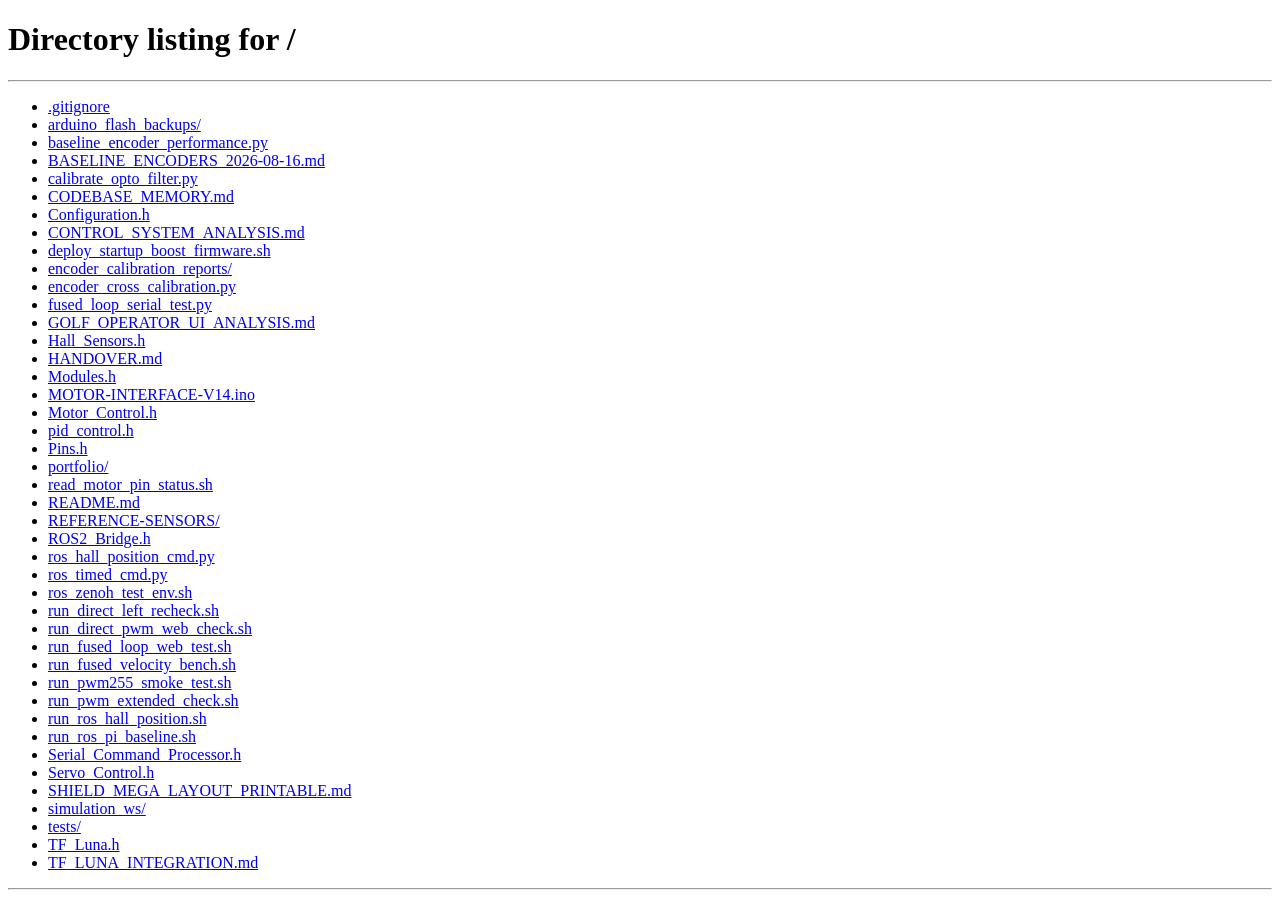
<file: simulation_ws/src/robot_operator_web/static/touch.html>
<!doctype html>
<html lang="en">
<head>
  <script>window.location.replace('/');</script>
  <meta charset="utf-8">
  <meta name="viewport" content="width=device-width, initial-scale=1, viewport-fit=cover">
  <title>Smart Caddie</title>
  <style>
    :root {
      --bg: #0b0d0c;
      --panel: #151917;
      --panel2: #1d2420;
      --line: #344039;
      --text: #f2f6f1;
      --muted: #a1aca4;
      --green: #38cf83;
      --fairway: #d6f4b3;
      --warn: #f3bb4b;
      --bad: #ff636b;
      --blue: #77aaff;
    }
    * { box-sizing: border-box; -webkit-tap-highlight-color: transparent; }
    html, body { height: 100%; }
    body {
      margin: 0;
      background: var(--bg);
      color: var(--text);
      font-family: Inter, Segoe UI, Roboto, Arial, sans-serif;
      user-select: none;
    }
    button, input, select {
      font: inherit;
      color: var(--text);
    }
    button {
      min-height: 44px;
      border: 1px solid var(--line);
      border-radius: 8px;
      background: var(--panel2);
      font-weight: 900;
      cursor: pointer;
      touch-action: manipulation;
    }
    button:active { transform: translateY(1px); filter: brightness(1.15); }
    input, select {
      min-width: 0;
      min-height: 42px;
      border: 1px solid var(--line);
      border-radius: 8px;
      background: #0f1311;
      padding: 0 10px;
      outline: none;
    }
    .screen {
      min-height: 100vh;
      display: grid;
      grid-template-rows: 58px minmax(0, 1fr);
      gap: 8px;
      padding: 8px;
    }
    header {
      min-width: 0;
      display: grid;
      grid-template-columns: minmax(0, 1fr) auto auto auto auto auto;
      gap: 8px;
      align-items: center;
    }
    .brand {
      min-width: 0;
      padding: 9px 12px;
      border: 1px solid var(--line);
      border-radius: 8px;
      background: var(--panel);
      overflow: hidden;
    }
    .brand strong {
      display: block;
      font-size: 17px;
      line-height: 1.1;
      white-space: nowrap;
      overflow: hidden;
      text-overflow: ellipsis;
    }
    .brand span {
      display: block;
      color: var(--muted);
      font-size: 11px;
      line-height: 1.2;
      white-space: nowrap;
      overflow: hidden;
      text-overflow: ellipsis;
    }
    .pill {
      min-width: 68px;
      min-height: 46px;
      display: grid;
      place-items: center;
      border: 1px solid var(--line);
      border-radius: 8px;
      background: var(--panel);
      color: var(--muted);
      font-size: 12px;
      font-weight: 900;
      padding: 0 9px;
    }
    .pill.ok { color: #bff5d7; border-color: #267a51; background: #10251d; }
    .pill.warn { color: #ffe0a0; border-color: #76571c; background: #2b2110; }
    .pill.bad { color: #ffd3d7; border-color: #82313b; background: #35171c; }
    .pill.blue { color: #d6e5ff; border-color: #385c96; background: #16263f; }
    .btn-stop { background: #651923; border-color: #b63743; color: #ffe1e4; }
    .mode-btn-grid {
      display: grid;
      grid-template-columns: repeat(4, minmax(0, 1fr));
      gap: 8px;
    }
    .btn-mode {
      min-height: 44px;
      border: 2px solid var(--line);
      border-radius: 8px;
      background: var(--panel2);
      color: var(--muted);
      font: inherit;
      font-weight: 900;
      font-size: 13px;
      cursor: pointer;
      touch-action: manipulation;
    }
    .btn-mode:active { transform: translateY(1px); filter: brightness(1.15); }
    .btn-mode.active-follower { background: #123524; border-color: #247a53; color: #bcf7d8; }
    .btn-mode.active-stadia   { background: #16263f; border-color: #385c96; color: #d6e5ff; }
    .btn-mode.active-gesture  { background: #342811; border-color: #785817; color: #ffe0a0; }
    /* ── Botón STOP global siempre visible en el header ── */
    #globalStop {
      background: #c0392b;
      border: 2px solid #ff6b6b;
      color: #fff;
      font-size: 15px;
      font-weight: 900;
      letter-spacing: 0.05em;
      min-width: 72px;
      min-height: 44px;
      border-radius: 8px;
      box-shadow: 0 0 8px rgba(255,80,80,0.5);
    }
    #globalStop:active { transform: scale(0.95); background: #922b21; }
    /* ── Botón RESTART global ── */
    #globalRestart {
      background: #1a3a5c;
      border: 2px solid #4a8fc1;
      color: #d6e8ff;
      font-size: 13px;
      font-weight: 700;
      min-width: 72px;
      min-height: 44px;
      border-radius: 8px;
    }
    #globalRestart:active { transform: scale(0.95); background: #0f2540; }
    .btn-ok { background: #123524; border-color: #247a53; color: #bcf7d8; }
    .btn-warn { background: #342811; border-color: #785817; color: #ffe0a0; }
    .btn-blue { background: #16263f; border-color: #385c96; color: #d6e5ff; }
    .btn-exit { background: #2a2220; border-color: #725146; color: #ffd9ca; }
    main { min-height: 0; }
    .mode-panel { display: none; height: 100%; min-height: 0; }
    .mode-panel.active { display: grid; }
    .home {
      grid-template-rows: 1fr;
      align-items: stretch;
    }
    .mode-grid {
      display: grid;
      grid-template-columns: repeat(3, minmax(0, 1fr));
      gap: 8px;
      min-height: 0;
    }
    .mode-card {
      min-width: 0;
      min-height: 0;
      padding: 18px;
      border: 1px solid var(--line);
      border-radius: 8px;
      background: var(--panel);
      text-align: left;
      display: grid;
      align-content: space-between;
      gap: 14px;
    }
    .mode-card strong {
      display: block;
      font-size: clamp(28px, 5vw, 52px);
      line-height: .95;
      letter-spacing: 0;
    }
    .mode-card span {
      color: var(--muted);
      font-size: 15px;
      line-height: 1.3;
      font-weight: 800;
    }
    .mode-card.golf { background: #102319; border-color: #315a40; }
    .mode-card.move { background: #121d2a; border-color: #335171; }
    .mode-card.tests { background: #241b12; border-color: #674820; }
    .panel-layout {
      grid-template-columns: minmax(0, 1.15fr) minmax(280px, .85fr);
      gap: 8px;
      min-height: 0;
    }
    section {
      min-width: 0;
      min-height: 0;
      border: 1px solid var(--line);
      border-radius: 8px;
      background: var(--panel);
      overflow: hidden;
    }
    .section-head {
      min-height: 40px;
      display: flex;
      align-items: center;
      justify-content: space-between;
      gap: 8px;
      padding: 8px 10px;
      border-bottom: 1px solid var(--line);
      color: var(--muted);
      font-size: 12px;
      font-weight: 900;
      text-transform: uppercase;
    }
    .section-body {
      padding: 10px;
      display: grid;
      gap: 8px;
    }
    .shot-grid {
      display: grid;
      grid-template-columns: repeat(3, minmax(0, 1fr));
      gap: 8px;
    }
    .distance-card {
      min-height: 152px;
      grid-column: span 2;
      display: grid;
      align-content: center;
      border: 1px solid #3a5542;
      border-radius: 8px;
      background: #112319;
      padding: 14px;
    }
    label, .distance-card label, .metric label {
      display: block;
      color: var(--muted);
      font-size: 11px;
      font-weight: 900;
      text-transform: uppercase;
      margin-bottom: 5px;
    }
    .distance-card strong {
      font-size: clamp(54px, 11vw, 96px);
      line-height: .9;
      color: var(--fairway);
      letter-spacing: 0;
    }
    .metric {
      min-width: 0;
      min-height: 72px;
      border: 1px solid var(--line);
      border-radius: 8px;
      background: var(--panel2);
      padding: 10px;
    }
    .metric strong {
      display: block;
      font-size: 24px;
      line-height: 1.05;
      white-space: nowrap;
      overflow: hidden;
      text-overflow: ellipsis;
    }
    .sub {
      color: var(--muted);
      font-size: 12px;
      font-weight: 800;
      margin-top: 3px;
      white-space: nowrap;
      overflow: hidden;
      text-overflow: ellipsis;
    }
    .course-search {
      display: grid;
      grid-template-columns: minmax(0, 1fr) 84px;
      gap: 8px;
    }
    .results, .test-list {
      max-height: 210px;
      overflow: auto;
      display: grid;
      gap: 6px;
    }
    .result, .test-btn {
      min-height: 48px;
      text-align: left;
      padding: 8px 10px;
      font-size: 13px;
      font-weight: 900;
    }
    .result span, .test-btn span {
      display: block;
      color: var(--muted);
      font-size: 11px;
      font-weight: 700;
      white-space: nowrap;
      overflow: hidden;
      text-overflow: ellipsis;
    }
    .test-btn.danger { border-color: #8a5c20; background: #33230f; color: #ffe0a0; }
    .field-grid {
      display: grid;
      grid-template-columns: repeat(4, minmax(0, 1fr));
      gap: 8px;
    }
    .field input, .field select { width: 100%; }
    .action-row {
      display: grid;
      grid-template-columns: repeat(3, minmax(0, 1fr));
      gap: 8px;
    }
    .camera-view {
      min-height: 260px;
      border: 1px solid var(--line);
      border-radius: 8px;
      background: #020403;
      overflow: hidden;
    }
    .camera-view img {
      width: 100%;
      height: 100%;
      object-fit: contain;
      display: block;
    }
    .drive {
      display: grid;
      grid-template-columns: repeat(3, minmax(0, 1fr));
      gap: 8px;
    }
    .drive button { min-height: 64px; font-size: 18px; }
    .empty { visibility: hidden; }
    .controller-panel {
      display: grid;
      gap: 8px;
      border: 1px solid var(--line);
      border-radius: 8px;
      background: #111715;
      padding: 10px;
    }
    .controller-head {
      display: flex;
      align-items: center;
      justify-content: space-between;
      gap: 8px;
      color: var(--muted);
      font-size: 12px;
      font-weight: 900;
      text-transform: uppercase;
    }
    .controller-head b { color: var(--bad); }
    .controller-head b.ok { color: var(--green); }
    .controller-head b.warn { color: var(--warn); }
    .controller-readout {
      min-height: 34px;
      color: var(--muted);
      font-size: 12px;
      line-height: 1.35;
      font-weight: 800;
      overflow-wrap: anywhere;
    }
    .identity-panel {
      display: grid;
      gap: 8px;
      border: 1px solid #315346;
      border-radius: 8px;
      background: #0d1815;
      padding: 10px;
    }
    .identity-grid {
      grid-template-columns: minmax(120px, 1fr) minmax(70px, .55fr) minmax(120px, 1fr);
    }
    .range-row {
      display: grid;
      grid-template-columns: minmax(0, 1fr) 58px;
      gap: 8px;
      align-items: center;
    }
    .pwm-grid {
      display: grid;
      grid-template-columns: repeat(2, minmax(0, 1fr));
      gap: 8px;
    }
    .pwm-card {
      min-width: 0;
      border: 1px solid var(--line);
      border-radius: 8px;
      background: var(--panel2);
      padding: 10px;
    }
    .pwm-card strong {
      display: block;
      font-size: 24px;
      line-height: 1.05;
    }
    .pwm-levels {
      display: grid;
      grid-template-columns: repeat(10, minmax(0, 1fr));
      gap: 3px;
      margin-top: 8px;
    }
    .pwm-cell {
      height: 12px;
      border: 1px solid #2c3832;
      border-radius: 3px;
      background: #0b0f0d;
    }
    .pwm-cell.active {
      background: var(--green);
      border-color: #58e19b;
    }
    input[type="range"] { width: 100%; min-height: 30px; padding: 0; }
    .value {
      font-size: 18px;
      font-weight: 900;
      text-align: right;
      white-space: nowrap;
    }
    pre {
      margin: 0;
      min-height: 280px;
      max-height: calc(100vh - 220px);
      overflow: auto;
      padding: 10px;
      border: 1px solid var(--line);
      border-radius: 8px;
      background: #090c0a;
      color: #dce8df;
      font-size: 12px;
      line-height: 1.35;
      white-space: pre-wrap;
    }
    @media (max-width: 820px), (max-height: 620px) {
      .screen { grid-template-rows: 50px minmax(0, 1fr); padding: 6px; gap: 6px; }
      header { grid-template-columns: minmax(0, 1fr) auto auto auto auto auto; gap: 5px; }
      #homeBtn, #exitBtn { min-width: 52px; padding: 0 7px; font-size: 11px; }
      .pill { min-width: 58px; min-height: 40px; font-size: 11px; }
      .mode-grid, .panel-layout { grid-template-columns: 1fr; overflow: auto; }
      section { overflow: hidden; }
      .shot-grid { grid-template-columns: repeat(2, minmax(0, 1fr)); }
      .distance-card { min-height: 116px; }
      .field-grid { grid-template-columns: repeat(2, minmax(0, 1fr)); }
      .camera-view { min-height: 160px; }
      .drive button { min-height: 50px; }
      pre { max-height: 300px; }
      .brand strong { font-size: 15px; }
    }
    /* Pantalla táctil 7" en horizontal (800x480): mantener las tarjetas en
       su rejilla y hacer scroll en el panel, nunca dejar que una tarjeta
       desborde por encima de la siguiente. */
    @media (min-width: 650px) and (max-width: 899px) and (orientation: landscape) {
      main { overflow: hidden; }
      .mode-panel.active { overflow: auto; align-content: start; }
      .home.mode-panel.active { overflow: hidden; align-content: stretch; }
      .mode-grid {
        grid-template-columns: repeat(3, minmax(0, 1fr));
        grid-template-rows: minmax(0, 1fr);
        overflow: hidden;
      }
      .mode-card { padding: 12px; gap: 8px; overflow: hidden; }
      .mode-card strong { font-size: clamp(24px, 4vw, 34px); }
      .mode-card span { font-size: 13px; }
      .panel-layout {
        grid-template-columns: minmax(0, 1.15fr) minmax(260px, .85fr);
        grid-auto-rows: max-content;
        align-items: start;
        overflow: auto;
      }
      .section-body { overflow: hidden; }
    }
    @media (min-width: 900px) and (orientation: landscape) {
      .screen { max-width: 980px; margin: 0 auto; }
    }
  </style>
</head>
<body>
  <div class="screen">
    <header>
      <div class="brand">
        <strong id="title">Smart Caddie</strong>
        <span id="subtitle">Selecciona un modo</span>
      </div>
      <button id="globalStop">⏹ STOP</button>
      <button id="globalRestart">🔄 REINICIAR</button>
      <button id="homeBtn" class="btn-blue">MENU</button>
      <button id="exitBtn" class="btn-exit">SALIR</button>
      <div id="conn" class="pill bad">OFF</div>
      <div id="batteryPill" class="pill warn">BAT PI --</div>
      <div id="robotBatteryPill" class="pill warn">BAT ROBOT --</div>
      <div id="mode" class="pill">WAIT</div>
    </header>

    <main>
      <div id="homePanel" class="mode-panel home active">
        <div class="mode-grid">
          <button class="mode-card golf" data-mode="golf">
            <strong>Golf</strong>
            <span>Campo, hoyo, distancias, palo recomendado y registro de golpes.</span>
          </button>
          <button class="mode-card move" data-mode="movement">
            <strong>Movimiento</strong>
            <span>Control manual del trolley, seguimiento, camara, lidar y velocidades.</span>
          </button>
          <button class="mode-card tests" data-mode="tests">
            <strong>Pruebas y Reparaciones</strong>
            <span>Balance, motores, Hall, LiDAR, camara, sensores y reparacion del tactil.</span>
          </button>

        <section>
          <div class="section-head"><span>Control Externo</span><span id="extStatus">--</span></div>
          <div class="section-body">
            <div class="action-row">
              <button id="btnRestoreRobot" class="btn-ok">RESTAURAR ROBOT</button>
              <button id="btnStadiaOn" class="btn-blue">🎮 Stadia ON</button>
              <button id="btnStadiaOff" class="btn-warn">🎮 Stadia OFF</button>
              <button id="btnVoiceOn" class="btn-ok" title="Requiere auriculares con mic">🎤 Voz ON</button>
              <button id="btnVoiceOff" class="btn-stop">🎤 Voz OFF</button>
            </div>
          </div>
        </section></div>
      </div>

      <div id="golfPanel" class="mode-panel panel-layout">
        <section>
          <div class="section-head">
            <span id="holeTitle">Hoyo 1</span>
            <span id="distanceSource">Manual</span>
          </div>
          <div class="section-body">
            <div class="shot-grid">
              <div class="distance-card">
                <label>Centro green</label>
                <strong id="centerDistance">--</strong>
                <span class="sub">yardas</span>
              </div>
              <div class="metric">
                <label>Palo</label>
                <strong id="clubPick">--</strong>
                <div id="clubCarry" class="sub">--</div>
              </div>
              <div class="metric"><label>Front</label><strong id="frontDistance">--</strong></div>
              <div class="metric"><label>Back</label><strong id="backDistance">--</strong></div>
              <div class="metric"><label>Par</label><strong id="parValue">--</strong></div>
              <div class="metric">
                <label>Ultimo golpe</label>
                <strong id="lastShot">--</strong>
                <div id="lastShotMeta" class="sub">--</div>
              </div>
            </div>
          </div>
        </section>

        <section>
          <div class="section-head">
            <span>Campo y hoyo</span>
            <span id="gpsStatus">GPS --</span>
          </div>
          <div class="section-body">
            <div class="course-search">
              <input id="courseQuery" autocomplete="off" placeholder="Buscar campo">
              <button id="courseSearch" class="btn-blue">BUSCAR</button>
            </div>
            <div id="courseResults" class="results"></div>

            <div class="field-grid">
              <div class="field"><label>Hoyo</label><input id="holeNumber" type="number" min="1" max="18" value="1"></div>
              <div class="field"><label>Par</label><input id="holePar" type="number" min="3" max="6" value="4"></div>
              <div class="field"><label>Front</label><input id="holeFront" type="number" min="0" max="800" inputmode="numeric"></div>
              <div class="field"><label>Centro</label><input id="holeCenter" type="number" min="0" max="800" value="380" inputmode="numeric"></div>
              <div class="field"><label>Back</label><input id="holeBack" type="number" min="0" max="800" inputmode="numeric"></div>
              <div class="field"><label>Yardas</label><input id="holeYardage" type="number" min="0" max="800" value="380" inputmode="numeric"></div>
              <div class="field"><label>Palo</label><select id="shotClub"></select></div>
              <div class="field"><label>Golpe</label><input id="shotYards" type="number" min="0" max="400" inputmode="numeric"></div>
            </div>
            <div class="action-row">
              <button id="saveHole" class="btn-ok">GUARDAR</button>
              <button id="useGps" class="btn-blue">GPS</button>
              <button id="logShot" class="btn-warn">GOLPE</button>
            </div>
          </div>
        </section>
      </div>

      <div id="movementPanel" class="mode-panel panel-layout">
        <section>
          <div class="section-head">
            <span>Vision y estado</span>
            <span id="gesture">--</span>
          </div>
          <div class="section-body">
            <div class="camera-view"><img id="rgb" alt="RGB"></div>
            <div class="shot-grid">
              <div class="metric"><label>Target</label><strong id="targetDist">--</strong></div>
              <div class="metric"><label>Frente</label><strong id="frontObstacle">--</strong></div>
              <div class="metric"><label>Left RPM</label><strong id="leftRpm">--</strong></div>
              <div class="metric"><label>Right RPM</label><strong id="rightRpm">--</strong></div>
            </div>
            <div class="pwm-grid">
              <div class="pwm-card">
                <label>Left PWM</label>
                <strong id="leftPwm">--</strong>
                <div id="leftPwmLevel" class="sub">Nivel --/10</div>
                <div id="leftPwmBars" class="pwm-levels" aria-hidden="true"></div>
              </div>
              <div class="pwm-card">
                <label>Right PWM</label>
                <strong id="rightPwm">--</strong>
                <div id="rightPwmLevel" class="sub">Nivel --/10</div>
                <div id="rightPwmBars" class="pwm-levels" aria-hidden="true"></div>
              </div>
            </div>
            <div class="identity-panel">
              <div class="controller-head">
                <span>Face ID</span>
                <b id="faceIdState">OFF</b>
              </div>
              <div class="field-grid identity-grid">
                <div class="field"><label>Jugador</label><input id="faceName" autocomplete="off" value="Jose"></div>
                <div class="metric"><label>Score</label><strong id="faceScore">--</strong></div>
                <div class="metric"><label>Perfil</label><strong id="faceProfile">--</strong></div>
              </div>
              <div class="action-row">
                <button id="faceEnroll" class="btn-blue">CAPTURAR</button>
                <button id="faceSave" class="btn-ok">GUARDAR</button>
                <button id="faceClear" class="btn-warn">LIMPIAR</button>
              </div>
              <div id="faceReadout" class="controller-readout">--</div>
            </div>
          </div>
        </section>

        <section>
          <div class="section-head">
            <span>Movimiento</span>
            <span>Manual</span>
          </div>
          <div class="section-body">
            <div class="mode-btn-grid">
              <button id="modeFollower" class="btn-mode">SEGUIR</button>
              <button id="modeStadia" class="btn-mode">STADIA</button>
              <button id="modeGesture" class="btn-mode">GESTO</button>
              <button id="stop" class="btn-stop">STOP</button>
            </div>
            <div class="controller-panel">
              <div class="controller-head">
                <span>Supervisor de campo</span>
                <b id="fieldEffective">PAUSE</b>
              </div>
              <div id="fieldReason" class="controller-readout">Esperando estado...</div>
              <div id="fieldReadiness" class="controller-readout">GPS -- · Navegacion -- · Salida --</div>
            </div>
            <div class="drive">
              <button class="empty"></button>
              <button data-drive="fwd">UP</button>
              <button class="empty"></button>
              <button data-drive="left">LEFT</button>
              <button data-drive="halt" class="btn-stop">STOP</button>
              <button data-drive="right">RIGHT</button>
              <button class="empty"></button>
              <button data-drive="back">DOWN</button>
              <button class="empty"></button>
            </div>
            <div class="controller-panel">
              <div class="controller-head">
                <span>Gamepad</span>
                <b id="gamepadStatus">OFF</b>
              </div>
              <button id="gamepadStop" class="btn-stop">A STOP</button>
              <div id="gamepadReadout" class="controller-readout">Activa modo STADIA para usar el control.</div>
            </div>
            <div>
              <label>Linear</label>
              <div class="range-row">
                <input id="linearMax" type="range" min="0.05" max="0.45" step="0.05" value="0.15">
                <div id="linearMaxVal" class="value">0.15</div>
              </div>
            </div>
            <div>
              <label>Angular</label>
              <div class="range-row">
                <input id="angularMax" type="range" min="0.10" max="0.90" step="0.10" value="0.30">
                <div id="angularMaxVal" class="value">0.30</div>
              </div>
            </div>
          </div>
        </section>
      </div>

      <div id="testsPanel" class="mode-panel panel-layout">
        <section>
          <div class="section-head">
            <span>Pruebas y Reparaciones</span>
            <span id="testStatus">Listo</span>
          </div>
          <div class="section-body">
            <div id="testList" class="test-list"></div>
            <div class="action-row">
              <button id="refreshTests" class="btn-blue">REFRESCAR</button>
              <button id="stopFromTests" class="btn-stop">STOP</button>
              <button id="clearLog" class="btn-warn">LIMPIAR</button>
            </div>
          </div>
        </section>

        <section>
          <div class="section-head">
            <span>Gestos constantes</span>
            <span id="gestureTestState">OFF</span>
          </div>
          <div class="section-body">
            <div class="action-row">
              <button id="gestureTestOn" class="btn-blue">TEST ON</button>
              <button id="gestureTestOff" class="btn-warn">TEST OFF</button>
              <button id="gestureTestStop" class="btn-stop">STOP</button>
            </div>
            <div class="action-row">
              <button data-gesture-test="FOLLOW" class="btn-ok">FOLLOW</button>
              <button data-gesture-test="APPROACH" class="btn-ok">APPROACH</button>
              <button data-gesture-test="STADIA_ON" class="btn-blue">GIRO IZQ</button>
              <button data-gesture-test="STADIA_OFF" class="btn-blue">GIRO DER</button>
            </div>
            <div id="gestureTestReadout" class="hint">Modo apagado.</div>
          </div>
        </section>

        <section>
          <div class="section-head">
            <span>Salida</span>
            <span id="activeRun">--</span>
          </div>
          <div class="section-body">
            <pre id="testLog">Selecciona una prueba.</pre>
          </div>
        </section>
        <section id="posSection">
          <div class="section-head"><span>Posicionamiento</span><span id="posStatus">Listo</span></div>
          <div class="section-body">
            <div class="action-row" style="flex-wrap:wrap;gap:8px">
              <label style="color:var(--text-dim)">Distancia (m)</label>
              <input id="posDistance" type="number" step="0.1" value="1.0"
                style="width:80px;background:var(--panel2);color:var(--text);border:1px solid #444;padding:4px 8px;border-radius:4px">
              <input id="posSpeed" type="number" step="0.05" value="0.3"
                style="width:70px;background:var(--panel2);color:var(--text);border:1px solid #444;padding:4px 8px;border-radius:4px"
                placeholder="m/s">
              <button id="btnPosGo" class="btn-ok">IR →</button>
              <button id="btnPosBack" class="btn-warn">← ATRÁS</button>
              <button id="btnPosStop" class="btn-stop">STOP</button>
            </div>
          </div>
        </section>
      </div>
    </main>
  </div>

<script>
const $ = (id) => document.getElementById(id);
const bag = [
  ['DR', 230], ['3W', 205], ['HY', 185], ['5I', 170], ['6I', 160], ['7I', 150],
  ['8I', 138], ['9I', 126], ['PW', 112], ['GW', 98], ['SW', 82], ['PT', 10]
];
const panels = {
  home: $('homePanel'),
  golf: $('golfPanel'),
  movement: $('movementPanel'),
  tests: $('testsPanel')
};
const rotationSpeedScale = 0.5;
let driveTimer = null;
let lastGolf = null;
let lastState = null;
let currentPosition = null;
let testsLoaded = false;
let coursesLoaded = false;
let identityLoaded = false;
let activeRunId = null;
let runPoll = null;
let gamepadEnabled = false;
let gamepadIndex = null;
let gamepadManualActive = false;
let gamepadLastSent = 0;
let gamepadPrevButtons = [];
let gamepadLoop = null;
let activeMode = 'IDLE';

function num(value) {
  if (value === '' || value === null || value === undefined) return null;
  const n = Number(value);
  return Number.isFinite(n) ? n : null;
}
function yards(value) {
  const n = num(value);
  return n === null ? '--' : String(Math.round(n));
}
function meters(value) {
  const n = num(value);
  return n === null ? '--' : n.toFixed(1) + ' m';
}
function pwmLevel(value) {
  const n = num(value);
  if (n === null) return null;
  return Math.max(0, Math.min(10, Math.round(Math.abs(n) / 255 * 10)));
}
function pwmBars(level) {
  const n = level === null ? 0 : level;
  return Array.from({length: 10}, (_, i) => (
    `<span class="pwm-cell ${i < n ? 'active' : ''}"></span>`
  )).join('');
}
function updatePwm(prefix, value) {
  const n = num(value);
  const level = pwmLevel(value);
  $(`${prefix}Pwm`).textContent = n === null ? '--' : String(Math.round(n));
  $(`${prefix}PwmLevel`).textContent = level === null ? 'Nivel --/10' : `Nivel ${level}/10`;
  $(`${prefix}PwmBars`).innerHTML = pwmBars(level);
}
function updateBattery(status) {
  const pill = $('batteryPill');
  if (!pill) return;
  if (!status || !status.present) {
    pill.textContent = 'BAT PI --';
    pill.className = 'pill bad';
    pill.title = status && status.error ? status.error : 'X1202 battery gauge not detected';
    return;
  }
  const percent = num(status.percent);
  const voltage = num(status.voltage);
  const voltageText = voltage === null ? '' : ` ${voltage.toFixed(2)}V`;
  pill.textContent = percent === null
    ? `BAT PI --${voltageText}`
    : `BAT PI ${Math.round(percent)}%${voltageText}`;
  pill.className = `pill ${status.status === 'ok' ? 'ok' : status.status === 'warn' ? 'warn' : 'bad'}`;
  const level = status.status === 'critical'
    ? 'CRITICA'
    : status.status === 'warn' ? 'BAJA' : 'NORMAL';
  pill.title = voltage === null
    ? `Bateria X1202: ${level}`
    : `Bateria X1202: ${percent.toFixed(1)}%, ${voltage.toFixed(3)} V, estado ${level}`;
}
function updateRobotBattery(status) {
  const pill = $('robotBatteryPill');
  if (!pill) return;
  if (!status || !status.present) {
    pill.textContent = 'BAT ROBOT --';
    pill.className = 'pill bad';
    pill.title = status && status.error
      ? status.error
      : 'Sensor de bateria del robot no disponible';
    return;
  }
  const percent = num(status.percent);
  const voltage = num(status.voltage);
  const voltageText = voltage === null ? '' : ` ${voltage.toFixed(1)}V`;
  pill.textContent = percent === null
    ? `BAT ROBOT --${voltageText}`
    : `BAT ROBOT ${Math.round(percent)}%${voltageText}`;
  pill.className = `pill ${status.status === 'ok' ? 'ok' : status.status === 'warn' ? 'warn' : 'bad'}`;
  const level = status.status === 'critical'
    ? 'CRITICA'
    : status.status === 'warn' ? 'BAJA' : 'NORMAL';
  const prefix = status.dummy ? 'DATO SIMULADO - ' : '';
  pill.title = `${prefix}Bateria del robot: ${percent === null ? '--' : percent.toFixed(1) + '%'}, ${voltage === null ? '--' : voltage.toFixed(2) + ' V'}, estado ${level}`;
}
function recommendClub(distance) {
  const d = num(distance);
  if (d === null) return null;
  return bag.reduce((best, item) => {
    const diff = Math.abs(item[1] - d);
    return diff < best.diff ? {name: item[0], carry: item[1], diff} : best;
  }, {name: '--', carry: 0, diff: Infinity});
}
async function postJson(url, payload = {}) {
  const res = await fetch(url, {
    method: 'POST',
    headers: {'Content-Type': 'application/json'},
    body: JSON.stringify(payload)
  });
  if (!res.ok) throw new Error(await res.text());
  return res.json();
}
async function getJson(url) {
  const res = await fetch(url);
  if (!res.ok) throw new Error(await res.text());
  return res.json();
}
function escapeHtml(value) {
  return String(value ?? '').replace(/[&<>"']/g, (ch) => ({
    '&': '&amp;', '<': '&lt;', '>': '&gt;', '"': '&quot;', "'": '&#39;'
  }[ch]));
}
function courseSubtitle(course) {
  return course.city || course.country || course.display_name || course.source || '';
}
function renderCourseResults(courses, emptyText = 'Sin canchas') {
  const list = courses || [];
  $('courseResults').innerHTML = list.map((course, i) => (
    `<button class="result" data-course="${i}">
      ${escapeHtml(course.name)}
      <span>${escapeHtml(courseSubtitle(course))}</span>
    </button>`
  )).join('') || `<button class="result">${escapeHtml(emptyText)}<span>Busca o agrega datos manualmente</span></button>`;
  document.querySelectorAll('[data-course]').forEach((btn) => {
    btn.onclick = () => selectCourse(list[Number(btn.dataset.course)]).catch(console.error);
  });
}
async function selectCourse(course) {
  const saved = await postJson('/api/golf/course', {course});
  updateGolf(saved.golf);
}
function setModePanel(mode) {
  Object.values(panels).forEach(panel => panel.classList.remove('active'));
  panels[mode].classList.add('active');
  const titles = {
    home: ['Smart Caddie', 'Selecciona un modo'],
    golf: ['Golf', 'Campo, hoyo y distancias'],
    movement: ['Movimiento', 'Control del trolley'],
    tests: ['Pruebas', 'Diagnosticos y scripts']
  };
  $('title').textContent = titles[mode][0];
  $('subtitle').textContent = titles[mode][1];
  if (mode === 'golf' && !coursesLoaded) loadCourseCatalog();
  if (mode === 'movement' && !identityLoaded) loadIdentity();
  if (mode === 'tests' && !testsLoaded) loadTests();
}
function setConn(ok) {
  $('conn').textContent = ok ? 'ON' : 'OFF';
  $('conn').className = ok ? 'pill ok' : 'pill bad';
}
const MODE_LABELS = { FOLLOWER: 'SEGUIDOR', STADIA: 'STADIA', GESTURE: 'GESTOS', IDLE: 'IDLE' };
const MODE_CLASSES = { FOLLOWER: 'pill ok', STADIA: 'pill blue', GESTURE: 'pill warn', IDLE: 'pill' };
function setRobotModePill(mode) {
  $('mode').textContent = MODE_LABELS[mode] || mode;
  $('mode').className = MODE_CLASSES[mode] || 'pill';
}
function syncModeButtons(mode) {
  $('modeFollower').className = 'btn-mode' + (mode === 'FOLLOWER' ? ' active-follower' : '');
  $('modeStadia').className   = 'btn-mode' + (mode === 'STADIA'   ? ' active-stadia'   : '');
  $('modeGesture').className  = 'btn-mode' + (mode === 'GESTURE'  ? ' active-gesture'  : '');
}
function updateFieldSupervisor(field) {
  field = field || {};
  const effective = String(field.effective_mode || 'SIN DATOS').toUpperCase();
  const requested = String(field.requested_mode || '--').toUpperCase();
  const readiness = field.readiness || {};
  $('fieldEffective').textContent = effective;
  $('fieldEffective').className = effective === 'EMERGENCY_STOP' ? '' :
    (effective === 'PAUSE' ? 'warn' : 'ok');
  $('fieldReason').textContent = `Solicitado ${requested} · ${field.reason || 'sin razon'}`;
  $('fieldReadiness').textContent =
    `GPS ${readiness.gps_quality_ok ? 'APTO' : 'NO APTO'} ` +
    `(${readiness.gps_satellites ?? 0} sat, HDOP ${readiness.gps_hdop ?? '--'}) · ` +
    `Navegacion ${readiness.navigation_ready ? 'LISTA' : 'BLOQUEADA'} · ` +
    `Salida ${field.command_output_enabled ? 'ACTIVA' : 'MONITOR'}`;
}
async function applyMode(mode) {
  activeMode = mode;
  syncModeButtons(mode);
  setRobotModePill(mode);
  if (mode !== 'STADIA') setGamepadEnabled(false);
  try {
    await postJson('/api/mode', {mode});
    if (mode === 'STADIA') setGamepadEnabled(true);
  } catch(e) { console.error('applyMode:', e); }
}
function sendCmd(linear, angular) {
  return postJson('/api/cmd_vel', {linear, angular}).catch(console.error);
}
function stopMotion() {
  clearInterval(driveTimer);
  driveTimer = null;
  gamepadManualActive = false;
  return postJson('/api/stop').catch(console.error);
}
function startDrive(mode) {
  clearInterval(driveTimer);
  const lmax = Number($('linearMax').value);
  const amax = Number($('angularMax').value);
  let linear = 0, angular = 0;
  if (mode === 'fwd') linear = lmax;
  if (mode === 'back') linear = -lmax;
  if (mode === 'left') angular = amax;
  if (mode === 'right') angular = -amax;
  if (mode === 'halt') { stopMotion(); return; }
  sendCmd(linear, angular);
  driveTimer = setInterval(() => sendCmd(linear, angular), 140);
}
function axisWithDeadzone(value, deadzone = 0.14) {
  const v = Math.abs(value) < deadzone ? 0 : value;
  return Math.max(-1, Math.min(1, v));
}
function findGamepad() {
  const pads = navigator.getGamepads ? Array.from(navigator.getGamepads()) : [];
  const connected = pads.filter(Boolean);
  return connected.find(p => /stadia/i.test(p.id)) || connected[0] || null;
}
function setGamepadUi(status, readout = '', ok = false) {
  $('gamepadStatus').textContent = status;
  $('gamepadStatus').className = ok ? 'ok' : '';
  $('gamepadReadout').textContent = readout;
}
function handleGamepadButton(buttons, index, callback) {
  const pressed = Boolean(buttons[index] && buttons[index].pressed);
  if (pressed && !gamepadPrevButtons[index]) callback();
  gamepadPrevButtons[index] = pressed;
}
function processGamepad() {
  if (!gamepadEnabled) return;
  const pad = gamepadIndex !== null && navigator.getGamepads
    ? navigator.getGamepads()[gamepadIndex]
    : findGamepad();
  if (!pad) {
    gamepadIndex = null;
    setGamepadUi('PAIR', 'Conecta el control y presiona un boton.');
    gamepadLoop = requestAnimationFrame(processGamepad);
    return;
  }
  gamepadIndex = pad.index;

  handleGamepadButton(pad.buttons, 0, stopMotion);
  handleGamepadButton(pad.buttons, 1, () => applyMode('FOLLOWER'));
  handleGamepadButton(pad.buttons, 3, () => applyMode('IDLE'));
  handleGamepadButton(pad.buttons, 9, stopMotion);

  const angularAxis = Number.isFinite(pad.axes[2]) ? pad.axes[2] : (pad.axes[0] || 0);
  const linear = axisWithDeadzone(-(pad.axes[1] || 0)) * Number($('linearMax').value);
  const rawAngular = axisWithDeadzone(-angularAxis) * Number($('angularMax').value);
  const pureRotation = Math.abs(linear) < 0.001 && Math.abs(rawAngular) > 0.001;
  const angular = pureRotation ? rawAngular * rotationSpeedScale : rawAngular;
  const moving = Math.abs(linear) > 0.001 || Math.abs(angular) > 0.001;
  const now = performance.now();
  if (moving && now - gamepadLastSent > 90) {
    sendCmd(linear, angular);
    gamepadManualActive = true;
    gamepadLastSent = now;
  } else if (!moving && gamepadManualActive && now - gamepadLastSent > 90) {
    sendCmd(0, 0);
    gamepadManualActive = false;
    gamepadLastSent = now;
  }
  setGamepadUi('ON', `${pad.id} | L ${linear.toFixed(2)} A ${angular.toFixed(2)} | giro 50% | A Stadia, B follower, Y/Start stop`, true);
  gamepadLoop = requestAnimationFrame(processGamepad);
}
function setGamepadEnabled(enabled) {
  gamepadEnabled = enabled && Boolean(navigator.getGamepads);
  gamepadPrevButtons = [];
  if (!gamepadEnabled) {
    if (gamepadLoop) cancelAnimationFrame(gamepadLoop);
    gamepadLoop = null;
    gamepadIndex = null;
    if (gamepadManualActive) sendCmd(0, 0);
    gamepadManualActive = false;
    setGamepadUi('OFF', navigator.getGamepads ? 'Control desactivado.' : 'Gamepad API no disponible.');
    return;
  }
  if (gamepadLoop) cancelAnimationFrame(gamepadLoop);
  gamepadLoop = null;
  processGamepad();
}
function fillShotClub() {
  $('shotClub').innerHTML = bag.map(([name, carry]) => `<option value="${name}">${name} ${carry}</option>`).join('');
}
function updateGolf(golf) {
  if (!golf) return;
  lastGolf = golf;
  const course = golf.course || {};
  const hole = golf.hole || {};
  if (panels.golf.classList.contains('active')) {
    $('subtitle').textContent = course.name || 'Campo no seleccionado';
  }
  $('holeTitle').textContent = `Hoyo ${hole.number || 1}`;
  $('distanceSource').textContent = golf.distance_source === 'gps' ? 'GPS' : 'Manual';
  $('centerDistance').textContent = yards(hole.center);
  $('frontDistance').textContent = yards(hole.front);
  $('backDistance').textContent = yards(hole.back);
  $('parValue').textContent = hole.par || '--';
  $('holeNumber').value = hole.number || 1;
  $('holePar').value = hole.par || 4;
  $('holeFront').value = hole.front ?? '';
  $('holeCenter').value = hole.center ?? '';
  $('holeBack').value = hole.back ?? '';
  $('holeYardage').value = hole.yardage || hole.center || '';
  const pick = recommendClub(hole.center);
  $('clubPick').textContent = pick ? pick.name : '--';
  $('clubCarry').textContent = pick ? `${pick.carry} yd carry` : '--';
  if (golf.position) {
    currentPosition = {
      lat: golf.position.lat,
      lon: golf.position.lon,
      accuracy: golf.position.accuracy,
      source: golf.position.source || 'robot_gps'
    };
    const acc = golf.position.accuracy ? ` +/- ${Math.round(golf.position.accuracy)}m` : '';
    const src = golf.position.source === 'robot_gps' ? 'ROBOT' : 'OK';
    $('gpsStatus').textContent = `GPS ${src}${acc}`;
  }
  const shot = golf.last_shot;
  $('lastShot').textContent = shot ? `${shot.club || '--'} ${yards(shot.yards)} yd` : '--';
  $('lastShotMeta').textContent = shot && shot.result ? shot.result : '--';
}
function faceStateClass(status, verified) {
  if (verified || ['locked', 'verified', 'armed', 'session_ok'].includes(status)) return 'ok';
  if (['capturing', 'enrolling', 'cleared', 'idle'].includes(status)) return 'warn';
  return '';
}
function updateIdentity(view) {
  const follower = (view && view.follower_state) || {};
  const saved = (view && view.face_id) || {};
  const status = String(follower.identity_status || saved.status || 'idle');
  const verified = Boolean(follower.identity_verified);
  const score = follower.identity_score ?? saved.score;
  const visual = follower.identity_description || saved.visual || '--';
  const name = saved.name || $('faceName').value || 'Jugador';
  $('faceIdState').textContent = status.toUpperCase();
  $('faceIdState').className = faceStateClass(status, verified);
  $('faceScore').textContent = Number.isFinite(Number(score)) ? Number(score).toFixed(2) : '--';
  $('faceProfile').textContent = visual;
  $('faceReadout').textContent = `${name} | ${verified ? 'verificado' : 'pendiente'} | ${visual}`;
  if (saved.name && document.activeElement !== $('faceName')) $('faceName').value = saved.name;
}
function updateGestureTest(view) {
  const follower = (view && view.follower_state) || {};
  const enabled = Boolean(follower.gesture_test_enabled);
  const label = follower.gesture_test_label || (enabled ? 'ready' : 'off');
  if ($('gestureTestState')) {
    $('gestureTestState').textContent = enabled ? 'ON' : 'OFF';
    $('gestureTestState').className = enabled ? 'ok' : '';
  }
  if ($('gestureTestReadout')) {
    $('gestureTestReadout').textContent = enabled
      ? `Activo: ${label}. Los gestos mueven a velocidad constante.`
      : 'Modo apagado.';
  }
}
async function loadIdentity() {
  try {
    const res = await getJson('/api/identity');
    updateIdentity(res);
    identityLoaded = true;
  } catch (err) {
    $('faceReadout').textContent = String(err);
  }
}
async function enrollFaceId() {
  $('faceEnroll').textContent = '...';
  try {
    const res = await postJson('/api/identity/enroll', {name: $('faceName').value.trim() || 'Jugador'});
    updateIdentity(res);
    $('faceReadout').textContent = `${res.face_id.name || 'Jugador'} | capturando`;
  } finally {
    $('faceEnroll').textContent = 'CAPTURAR';
  }
}
async function saveFaceId() {
  $('faceSave').textContent = '...';
  try {
    const res = await postJson('/api/identity/save', {name: $('faceName').value.trim() || 'Jugador'});
    updateIdentity(res);
  } catch (err) {
    $('faceReadout').textContent = String(err);
  } finally {
    $('faceSave').textContent = 'GUARDAR';
  }
}
async function clearFaceId() {
  $('faceClear').textContent = '...';
  try {
    const res = await postJson('/api/identity/clear', {});
    updateIdentity(res);
  } finally {
    $('faceClear').textContent = 'LIMPIAR';
  }
}
function updateRobot(s) {
  lastState = s;
  setConn(true);
  const serverMode = ((s.robot_mode) || 'IDLE').toUpperCase();
  setRobotModePill(serverMode);
  if (serverMode !== activeMode) {
    activeMode = serverMode;
    syncModeButtons(serverMode);
    if (serverMode !== 'STADIA' && gamepadEnabled) setGamepadEnabled(false);
  }
  $('frontObstacle').textContent = meters(s.scan && s.scan.front_min);
  $('targetDist').textContent = meters(s.follower_debug && s.follower_debug.target_dist);
  $('leftRpm').textContent = yards(s.motor_status && s.motor_status.Lrpm);
  $('rightRpm').textContent = yards(s.motor_status && s.motor_status.Rrpm);
  updatePwm('left', s.motor_status && s.motor_status.Lpwm);
  updatePwm('right', s.motor_status && s.motor_status.Rpwm);
  updateBattery(s.battery_status);
  updateRobotBattery(s.robot_battery_status);
  $('gesture').textContent = (s.gesture_status && s.gesture_status.state) || '--';
  updateIdentity(s);
  updateGestureTest(s);
  updateFieldSupervisor(s.field_state);
  if ((!s.golf || !s.golf.position) && s.gps_status) {
    if (s.gps_status.fix === 0 || s.gps_status.fix === '0') {
      $('gpsStatus').textContent = 'GPS SIN FIX';
    } else if (s.gps_status.raw) {
      $('gpsStatus').textContent = 'GPS BUSCANDO';
    }
  }
  updateGolf(s.golf);
}
async function loadGolf() {
  try {
    const res = await getJson('/api/golf/state');
    updateGolf(res.golf);
  } catch (err) {
    console.error(err);
  }
}
async function loadCourseCatalog() {
  try {
    const res = await getJson('/api/golf/courses');
    renderCourseResults(res.results || [], 'Sin canchas guardadas');
    coursesLoaded = true;
  } catch (err) {
    $('courseResults').innerHTML = `<button class="result">Error<span>${escapeHtml(String(err).slice(0, 80))}</span></button>`;
  }
}
async function searchCourse() {
  const query = $('courseQuery').value.trim();
  $('courseResults').innerHTML = '';
  if (!query) {
    coursesLoaded = false;
    await loadCourseCatalog();
    return;
  }
  $('courseSearch').textContent = '...';
  try {
    const payload = {query};
    if (currentPosition) Object.assign(payload, currentPosition);
    const res = await postJson('/api/golf/search', payload);
    if (!res.ok && !(res.results || []).length) {
      $('courseResults').innerHTML = `<button class="result">Sin internet<span>${escapeHtml(res.error || 'Busqueda no disponible')}</span></button>`;
      return;
    }
    renderCourseResults(res.results || [], 'Sin resultados');
  } catch (err) {
    $('courseResults').innerHTML = `<button class="result">Error<span>${escapeHtml(String(err).slice(0, 80))}</span></button>`;
  } finally {
    $('courseSearch').textContent = 'BUSCAR';
  }
}
async function exitKiosk() {
  if (!window.confirm('Salir de Smart Caddie?')) return;
  $('exitBtn').textContent = '...';
  try {
    await postJson('/api/kiosk/exit');
  } catch (err) {
    $('exitBtn').textContent = 'ERROR';
    setTimeout(() => { $('exitBtn').textContent = 'SALIR'; }, 1600);
  }
}
async function saveHole() {
  const front = num($('holeFront').value);
  const center = num($('holeCenter').value);
  const back = num($('holeBack').value);
  const yardage = num($('holeYardage').value) || center || 0;
  const payload = {
    number: num($('holeNumber').value) || 1,
    par: num($('holePar').value) || 4,
    front,
    center: center || yardage,
    back,
    yardage
  };
  const res = await postJson('/api/golf/hole', payload);
  updateGolf(res.golf);
}
function useGps() {
  if (lastGolf && lastGolf.position && lastGolf.position.source === 'robot_gps') {
    $('gpsStatus').textContent = 'GPS ROBOT';
    currentPosition = lastGolf.position;
    return;
  }
  if (lastState && lastState.gps_status && (lastState.gps_status.fix === 0 || lastState.gps_status.fix === '0')) {
    $('gpsStatus').textContent = 'GPS SIN FIX';
  }
  if (!navigator.geolocation) {
    $('gpsStatus').textContent = 'GPS NO';
    return;
  }
  $('gpsStatus').textContent = 'GPS ...';
  navigator.geolocation.getCurrentPosition(async (pos) => {
    currentPosition = {
      lat: pos.coords.latitude,
      lon: pos.coords.longitude,
      accuracy: pos.coords.accuracy,
      source: 'browser'
    };
    const res = await postJson('/api/golf/position', currentPosition);
    updateGolf(res.golf);
  }, () => {
    $('gpsStatus').textContent = 'GPS OFF';
  }, {enableHighAccuracy: true, timeout: 7000, maximumAge: 30000});
}
async function logShot() {
  const club = $('shotClub').value;
  const yardsHit = num($('shotYards').value) || num(lastGolf && lastGolf.hole && lastGolf.hole.center) || 0;
  const res = await postJson('/api/golf/shot', {club, yards: yardsHit, result: 'registrado'});
  updateGolf(res.golf);
}
async function loadTests() {
  try {
    const res = await getJson('/api/tests/list');
    $('testList').innerHTML = res.tests.map(test => (
      `<button class="test-btn ${test.danger ? 'danger' : ''}" data-test="${test.id}">
        ${test.label}<span>${test.description}</span>
      </button>`
    )).join('');
    document.querySelectorAll('[data-test]').forEach(btn => {
      btn.onclick = () => runTest(btn.dataset.test).catch(console.error);
    });
    testsLoaded = true;
  } catch (err) {
    $('testLog').textContent = String(err);
  }
}
async function runTest(id) {
  $('testStatus').textContent = 'Lanzando';
  const res = await postJson('/api/tests/run', {id});
  activeRunId = res.run.id;
  $('activeRun').textContent = res.run.label;
  pollRun();
  clearInterval(runPoll);
  runPoll = setInterval(pollRun, 1200);
}
async function pollRun() {
  if (!activeRunId) return;
  const res = await getJson(`/api/tests/run/${activeRunId}`);
  const run = res.run;
  $('testStatus').textContent = run.status;
  const raw = (res.raw_rx || []).filter(Boolean).slice(-10).join('\n');
  $('testLog').textContent = `${res.log || ''}${raw ? '\n--- raw_rx ---\n' + raw : ''}`.trim() || 'Sin salida todavia.';
  if (run.status !== 'running') {
    clearInterval(runPoll);
    runPoll = null;
  }
}
async function setGestureTest(enabled) {
  const res = await postJson(enabled ? '/api/gesture_test/on' : '/api/gesture_test/off', {});
  $('gestureTestReadout').textContent = res.ok ? (enabled ? 'Test activo.' : 'Test apagado.') : 'Error';
}
async function sendGestureTest(command) {
  const res = await postJson('/api/gesture_test/command', {command});
  $('gestureTestReadout').textContent = res.ok ? `Comando ${res.command}` : 'Error';
}
function connectWs() {
  const ws = new WebSocket(`ws://${location.host}/ws`);
  ws.onopen = () => setConn(true);
  ws.onmessage = (event) => updateRobot(JSON.parse(event.data));
  ws.onclose = () => { setConn(false); setTimeout(connectWs, 1000); };
}

fillShotClub();
document.querySelectorAll('[data-mode]').forEach(btn => btn.onclick = () => setModePanel(btn.dataset.mode));
$('homeBtn').onclick = () => setModePanel('home');
$('exitBtn').onclick = () => exitKiosk().catch(console.error);
$('courseSearch').onclick = searchCourse;
$('courseQuery').addEventListener('keydown', (ev) => { if (ev.key === 'Enter') searchCourse(); });
$('saveHole').onclick = () => saveHole().catch(console.error);
$('useGps').onclick = useGps;
$('logShot').onclick = () => logShot().catch(console.error);
$('modeFollower').onclick = () => applyMode(activeMode === 'FOLLOWER' ? 'IDLE' : 'FOLLOWER');
$('modeStadia').onclick   = () => applyMode(activeMode === 'STADIA'   ? 'IDLE' : 'STADIA');
$('modeGesture').onclick  = () => applyMode(activeMode === 'GESTURE'  ? 'IDLE' : 'GESTURE');
$('stop').onclick = () => { stopMotion(); activeMode = 'IDLE'; syncModeButtons('IDLE'); setRobotModePill('IDLE'); };
$('globalStop').onclick = () => { stopMotion(); activeMode = 'IDLE'; syncModeButtons('IDLE'); setRobotModePill('IDLE'); };
$('globalRestart').onclick = async () => {
  if (!confirm('¿Reiniciar todos los servicios del robot?')) return;
  $('globalRestart').textContent = '⏹ Parando...';
  $('globalRestart').disabled = true;
  try {
    await postJson('/api/stop', {});           // 1. Parar motores ahora
    await new Promise(r => setTimeout(r, 600)); // 2. Esperar parada física
    await postJson('/api/system/restore', {});  // 3. Reiniciar servicios
    $('globalRestart').textContent = '✅ Reiniciado';
  } catch(e) {
    $('globalRestart').textContent = '❌ Error';
  }
  setTimeout(() => { $('globalRestart').textContent = '🔄 REINICIAR'; $('globalRestart').disabled = false; }, 5000);
};
$('faceEnroll').onclick = () => enrollFaceId().catch(console.error);
$('faceSave').onclick = () => saveFaceId().catch(console.error);
$('faceClear').onclick = () => clearFaceId().catch(console.error);
$('gamepadStop').onclick = stopMotion;
$('stopFromTests').onclick = stopMotion;
$('refreshTests').onclick = () => { testsLoaded = false; loadTests(); };
$('clearLog').onclick = () => { $('testLog').textContent = 'Selecciona una prueba.'; };
$('gestureTestOn').onclick = () => setGestureTest(true).catch(console.error);
$('gestureTestOff').onclick = () => setGestureTest(false).catch(console.error);
$('gestureTestStop').onclick = () => sendGestureTest('STOP').catch(console.error);
document.querySelectorAll('[data-gesture-test]').forEach(btn => {
  btn.onclick = () => sendGestureTest(btn.dataset.gestureTest).catch(console.error);
});
document.querySelectorAll('[data-drive]').forEach(btn => {
  btn.addEventListener('pointerdown', () => startDrive(btn.dataset.drive));
  btn.addEventListener('pointerup', stopMotion);
  btn.addEventListener('pointercancel', stopMotion);
  btn.addEventListener('pointerleave', () => { if (driveTimer) stopMotion(); });
});
$('linearMax').oninput = () => $('linearMaxVal').textContent = Number($('linearMax').value).toFixed(2);
$('angularMax').oninput = () => $('angularMaxVal').textContent = Number($('angularMax').value).toFixed(2);
window.addEventListener('gamepadconnected', (ev) => {
  if (gamepadEnabled) {
    gamepadIndex = ev.gamepad.index;
    if (gamepadLoop) cancelAnimationFrame(gamepadLoop);
    gamepadLoop = null;
    processGamepad();
  }
  setGamepadUi(gamepadEnabled ? 'ON' : 'READY', ev.gamepad.id, gamepadEnabled);
});
window.addEventListener('gamepaddisconnected', () => {
  gamepadIndex = null;
  if (gamepadManualActive) sendCmd(0, 0);
  gamepadManualActive = false;
  setGamepadUi(gamepadEnabled ? 'PAIR' : 'OFF', 'Control desconectado.');
});
$('rgb').src = '/api/stream/rgb.mjpg';
loadGolf();
loadCourseCatalog();
loadIdentity();
connectWs();

// ── Posicionamiento ─────────────────────────────────────────────────────────
async function goPosition(sign) {
  const d = parseFloat($('posDistance').value || 1) * sign;
  const s = parseFloat($('posSpeed').value || 0.3);
  $('posStatus').textContent = 'Moviendo…';
  const r = await postJson('/api/position', {distance_m: d, speed_ms: s});
  $('posStatus').textContent = r.ok ? `Destino ${d}m @ ${s}m/s` : (r.error || 'Error');
}
$('btnPosGo')   && ($('btnPosGo').onclick   = () => goPosition(1));
$('btnPosBack') && ($('btnPosBack').onclick  = () => goPosition(-1));
$('btnPosStop') && ($('btnPosStop').onclick  = stopMotion);

// ── Stadia ──────────────────────────────────────────────────────────────────
$('btnRestoreRobot') && ($('btnRestoreRobot').onclick = async () => {
  $('extStatus').textContent = 'Restaurando...';
  const r = await postJson('/api/system/restore', {});
  $('extStatus').textContent = r.ok ? 'Reiniciando -> Stadia' : 'Error';
});
$('btnStadiaOn')  && ($('btnStadiaOn').onclick  = async () => { const r = await postJson('/api/stadia/start',{}); $('extStatus').textContent = r.ok ? 'Stadia ON' : 'Error'; });
$('btnStadiaOff') && ($('btnStadiaOff').onclick = async () => { const r = await postJson('/api/stadia/stop', {}); $('extStatus').textContent = r.ok ? 'Stadia OFF' : 'Error'; });

// ── Voz (requiere voice_control.py corriendo en el Pi) ───────────────────────
$('btnVoiceOn')  && ($('btnVoiceOn').onclick  = async () => { await postJson('/api/voice/start',{}); $('extStatus').textContent = 'Voz ON'; });
$('btnVoiceOff') && ($('btnVoiceOff').onclick = async () => { await postJson('/api/voice/stop', {}); $('extStatus').textContent = 'Voz OFF'; });
</script>
</body>
</html>
</file>
<file: portfolio/styles.css>
:root {
  --ink: #11201b;
  --ink-soft: #293c34;
  --paper: #f0efe8;
  --paper-2: #e4e4da;
  --night: #0d1a15;
  --night-2: #14251e;
  --lime: #d9ff65;
  --lime-dark: #a8cf3f;
  --line: rgba(17, 32, 27, .18);
  --muted: #65726c;
  --white: #fbfff3;
  --mono: "DM Mono", monospace;
  --sans: "Manrope", Arial, sans-serif;
  --shell: min(1240px, calc(100vw - 80px));
}

* {
  box-sizing: border-box;
}

html {
  scroll-behavior: smooth;
  scroll-padding-top: 90px;
}

body {
  margin: 0;
  overflow-x: hidden;
  color: var(--ink);
  background: var(--paper);
  font-family: var(--sans);
  font-size: 16px;
  line-height: 1.6;
  -webkit-font-smoothing: antialiased;
}

a {
  color: inherit;
  text-decoration: none;
}

button,
a {
  -webkit-tap-highlight-color: transparent;
}

.sr-only {
  position: absolute;
  width: 1px;
  height: 1px;
  padding: 0;
  margin: -1px;
  overflow: hidden;
  clip: rect(0, 0, 0, 0);
  white-space: nowrap;
  border: 0;
}

.skip-link {
  position: fixed;
  top: 10px;
  left: 10px;
  z-index: 1000;
  padding: 10px 16px;
  color: var(--night);
  background: var(--lime);
  transform: translateY(-150%);
}

.skip-link:focus {
  transform: translateY(0);
}

.site-header {
  position: fixed;
  top: 0;
  left: 0;
  z-index: 100;
  display: flex;
  align-items: center;
  justify-content: space-between;
  width: 100%;
  height: 76px;
  padding: 0 40px;
  color: var(--white);
  border-bottom: 1px solid rgba(255, 255, 255, .13);
  transition: background .3s ease, backdrop-filter .3s ease;
}

.site-header.scrolled {
  background: rgba(13, 26, 21, .91);
  backdrop-filter: blur(16px);
}

.brand {
  display: inline-flex;
  align-items: center;
  gap: 12px;
  font-size: 12px;
  font-weight: 700;
  letter-spacing: .16em;
}

.brand-mark {
  display: grid;
  width: 34px;
  height: 34px;
  color: var(--night);
  background: var(--lime);
  place-items: center;
  font-family: var(--mono);
  font-size: 11px;
  letter-spacing: -.04em;
}

.site-nav {
  display: flex;
  align-items: center;
  gap: 30px;
  font-size: 12px;
  font-weight: 600;
}

.site-nav a {
  transition: color .2s ease;
}

.site-nav a:not(.nav-cta):hover,
.site-nav a:not(.nav-cta):focus-visible {
  color: var(--lime);
}

.nav-cta {
  padding: 10px 16px;
  color: var(--night);
  background: var(--lime);
}

.nav-toggle {
  display: none;
}

.hero {
  position: relative;
  display: grid;
  min-height: 760px;
  color: var(--white);
  background:
    radial-gradient(circle at 77% 45%, rgba(104, 151, 81, .22), transparent 28%),
    linear-gradient(118deg, #0b1712 0%, #11251d 64%, #0d1a15 100%);
  grid-template-columns: minmax(0, 1fr) minmax(480px, .9fr);
}

.hero::after {
  position: absolute;
  bottom: 0;
  left: 50%;
  width: 1px;
  height: calc(100% - 76px);
  content: "";
  background: rgba(255, 255, 255, .08);
}

.hero-copy {
  z-index: 2;
  display: flex;
  flex-direction: column;
  justify-content: center;
  padding: 150px 7vw 70px max(40px, calc((100vw - 1240px) / 2));
}

.eyebrow {
  display: flex;
  align-items: center;
  gap: 13px;
  margin: 0 0 30px;
  font-family: var(--mono);
  font-size: 11px;
  font-weight: 500;
  letter-spacing: .13em;
  text-transform: uppercase;
}

.eyebrow span {
  color: var(--lime-dark);
}

.eyebrow::after {
  width: 52px;
  height: 1px;
  content: "";
  background: currentColor;
  opacity: .45;
}

.hero h1 {
  max-width: 720px;
  margin: 0;
  font-size: clamp(65px, 7.2vw, 112px);
  font-weight: 500;
  letter-spacing: -.075em;
  line-height: .86;
}

h1 em,
h2 em {
  color: var(--lime);
  font-style: normal;
  font-weight: 500;
}

.hero-intro {
  max-width: 690px;
  margin: 40px 0 0;
  color: #c5d1ca;
  font-size: clamp(17px, 1.35vw, 21px);
  line-height: 1.65;
}

.hero-actions {
  display: flex;
  align-items: center;
  gap: 30px;
  margin-top: 42px;
}

.button {
  display: inline-flex;
  align-items: center;
  justify-content: space-between;
  gap: 34px;
  min-height: 50px;
  font-size: 12px;
  font-weight: 700;
  letter-spacing: .02em;
  transition: transform .2s ease, background .2s ease, color .2s ease;
}

.button:hover,
.button:focus-visible {
  transform: translateY(-2px);
}

.button-primary {
  padding: 0 20px;
  color: var(--night);
  background: var(--lime);
}

.button-primary:hover,
.button-primary:focus-visible {
  background: var(--white);
}

.button-text {
  border-bottom: 1px solid rgba(255, 255, 255, .3);
}

.button-text:hover,
.button-text:focus-visible {
  color: var(--lime);
  border-color: var(--lime);
}

.hero-facts {
  display: grid;
  max-width: 680px;
  padding: 34px 0 0;
  margin: 54px 0 0;
  border-top: 1px solid rgba(255, 255, 255, .13);
  list-style: none;
  grid-template-columns: repeat(3, 1fr);
}

.hero-facts li {
  display: flex;
  flex-direction: column;
  gap: 3px;
  padding-right: 24px;
}

.hero-facts strong {
  color: var(--lime);
  font-family: var(--mono);
  font-size: 13px;
  font-weight: 500;
  text-transform: uppercase;
}

.hero-facts span {
  color: #91a098;
  font-size: 11px;
}

.hero-visual {
  position: relative;
  min-height: 700px;
  overflow: hidden;
}

.visual-grid {
  position: absolute;
  inset: 76px 0 0;
  opacity: .11;
  background-image:
    linear-gradient(rgba(255, 255, 255, .35) 1px, transparent 1px),
    linear-gradient(90deg, rgba(255, 255, 255, .35) 1px, transparent 1px);
  background-size: 56px 56px;
  mask-image: linear-gradient(to bottom, transparent, #000 20%, #000 80%, transparent);
}

.trolley-illustration {
  position: absolute;
  top: 51%;
  left: 50%;
  width: min(86%, 660px);
  transform: translate(-50%, -46%);
}

.visual-label {
  position: absolute;
  z-index: 2;
  display: flex;
  gap: 9px;
  align-items: center;
  padding: 7px 10px;
  color: #b6c7bf;
  background: rgba(13, 26, 21, .75);
  border: 1px solid rgba(217, 255, 101, .3);
  font-family: var(--mono);
  font-size: 10px;
  text-transform: uppercase;
  backdrop-filter: blur(8px);
}

.visual-label span {
  color: var(--lime);
}

.label-lidar {
  top: 17%;
  left: 12%;
}

.label-vision {
  top: 31%;
  right: 7%;
}

.label-drive {
  bottom: 24%;
  left: 6%;
}

.visual-status {
  position: absolute;
  right: 7%;
  bottom: 42px;
  display: flex;
  gap: 10px;
  align-items: center;
  color: #a4b1aa;
  font-family: var(--mono);
  font-size: 9px;
  letter-spacing: .05em;
  text-transform: uppercase;
}

.visual-status span {
  width: 7px;
  height: 7px;
  background: var(--lime);
  border-radius: 50%;
  box-shadow: 0 0 0 5px rgba(217, 255, 101, .12);
}

.project-strip {
  overflow: hidden;
  color: var(--night);
  background: var(--lime);
  border-block: 1px solid var(--ink);
}

.marquee-track {
  display: flex;
  align-items: center;
  width: max-content;
  height: 61px;
  animation: marquee 28s linear infinite;
}

.marquee-track span {
  padding: 0 27px;
  font-family: var(--mono);
  font-size: 11px;
  letter-spacing: .08em;
  text-transform: uppercase;
}

.marquee-track i {
  width: 5px;
  height: 5px;
  background: var(--ink);
  border-radius: 50%;
}

@keyframes marquee {
  to { transform: translateX(-50%); }
}

.section-shell {
  width: var(--shell);
  padding: 125px 0;
  margin-inline: auto;
}

.section-heading {
  display: grid;
  margin-bottom: 75px;
  grid-template-columns: 1fr 2fr;
}

.section-heading .eyebrow {
  align-self: start;
  margin-top: 13px;
}

.section-heading h2 {
  max-width: 850px;
  margin: 0;
  font-size: clamp(48px, 5.4vw, 78px);
  font-weight: 500;
  letter-spacing: -.065em;
  line-height: 1;
}

.section-heading h2 em {
  color: var(--lime-dark);
}

.overview-grid {
  display: grid;
  padding-bottom: 90px;
  grid-template-columns: 1fr 1fr;
  gap: 10vw;
}

.overview-lead p {
  margin: 0;
  font-size: clamp(25px, 2.6vw, 39px);
  font-weight: 500;
  letter-spacing: -.035em;
  line-height: 1.3;
}

.overview-detail {
  padding-top: 8px;
  color: var(--ink-soft);
  font-size: 16px;
}

.overview-detail p:first-child {
  margin-top: 0;
}

.scope-cards {
  display: grid;
  border-block: 1px solid var(--line);
  grid-template-columns: repeat(3, 1fr);
}

.scope-card {
  min-height: 250px;
  padding: 35px;
  border-right: 1px solid var(--line);
}

.scope-card:last-child {
  border: 0;
}

.scope-number {
  color: var(--lime-dark);
  font-family: var(--mono);
  font-size: 11px;
}

.scope-card h3 {
  margin: 55px 0 14px;
  font-size: 20px;
}

.scope-card p {
  margin: 0;
  color: var(--muted);
  font-size: 14px;
}

.engineering {
  padding-top: 75px;
}

.mechanical {
  padding-top: 55px;
}

.mechanical-intro {
  display: grid;
  margin-bottom: 75px;
  grid-template-columns: 1fr 1fr;
  gap: 10vw;
}

.mechanical-lead p {
  margin: 0;
  font-size: clamp(24px, 2.35vw, 35px);
  font-weight: 500;
  letter-spacing: -.035em;
  line-height: 1.35;
}

.mechanical-detail p {
  margin: 4px 0 0;
  color: var(--ink-soft);
}

.photo-gallery {
  display: grid;
  grid-template-columns: 1fr 1fr;
  gap: 24px;
}

.photo-slot {
  margin: 0;
}

.photo-slot-wide {
  grid-column: 1 / -1;
}

.photo-placeholder {
  position: relative;
  display: flex;
  flex-direction: column;
  align-items: center;
  justify-content: center;
  min-height: 390px;
  overflow: hidden;
  color: #80958b;
  background:
    linear-gradient(rgba(217, 255, 101, .055) 1px, transparent 1px),
    linear-gradient(90deg, rgba(217, 255, 101, .055) 1px, transparent 1px),
    var(--night);
  background-size: 30px 30px;
  border: 1px solid #253930;
}

.photo-slot-wide .photo-placeholder {
  min-height: 540px;
}

.photo-placeholder::after {
  position: absolute;
  inset: 16px;
  content: "";
  border: 1px solid rgba(217, 255, 101, .12);
  pointer-events: none;
}

.photo-placeholder svg {
  width: 130px;
  margin-bottom: 25px;
  fill: none;
  stroke: var(--lime);
  stroke-width: 1.5;
  opacity: .7;
}

.photo-placeholder strong {
  color: #d8e1dc;
  font-size: 17px;
  font-weight: 500;
}

.photo-placeholder small {
  margin-top: 5px;
  color: #6d8278;
  font-family: var(--mono);
  font-size: 8px;
  letter-spacing: .08em;
  text-transform: uppercase;
}

.photo-index {
  position: absolute;
  top: 30px;
  left: 30px;
  color: var(--lime);
  font-family: var(--mono);
  font-size: 8px;
  letter-spacing: .1em;
}

.photo-slot figcaption {
  display: grid;
  padding: 20px 0 35px;
  grid-template-columns: 50px 1fr;
}

.photo-slot figcaption > span {
  color: var(--lime-dark);
  font-family: var(--mono);
  font-size: 10px;
}

.photo-slot figcaption strong {
  font-size: 14px;
}

.photo-slot figcaption p {
  max-width: 500px;
  margin: 4px 0 0;
  color: var(--muted);
  font-size: 12px;
}

.integration-principles {
  display: grid;
  margin-top: 60px;
  border-block: 1px solid var(--line);
  grid-template-columns: repeat(3, 1fr);
}

.integration-principles article {
  min-height: 245px;
  padding: 32px;
  border-right: 1px solid var(--line);
}

.integration-principles article:last-child {
  border: 0;
}

.integration-principles span {
  color: var(--lime-dark);
  font-family: var(--mono);
  font-size: 10px;
}

.integration-principles h3 {
  margin: 52px 0 12px;
  font-size: 20px;
}

.integration-principles p {
  margin: 0;
  color: var(--muted);
  font-size: 13px;
}

.discipline-list {
  border-top: 1px solid var(--line);
}

.discipline {
  display: grid;
  min-height: 250px;
  padding: 42px 0;
  border-bottom: 1px solid var(--line);
  grid-template-columns: 8% 37% 1fr;
  gap: 30px;
}

.discipline-index {
  color: var(--lime-dark);
  font-family: var(--mono);
  font-size: 11px;
}

.discipline-title {
  display: flex;
  align-items: flex-start;
  gap: 22px;
}

.discipline-icon {
  display: grid;
  flex: 0 0 auto;
  width: 48px;
  height: 48px;
  border: 1px solid var(--line);
  border-radius: 50%;
  place-items: center;
  font-family: var(--mono);
  font-size: 15px;
}

.discipline h3 {
  max-width: 260px;
  margin: 4px 0 0;
  font-size: 31px;
  font-weight: 500;
  letter-spacing: -.04em;
  line-height: 1.1;
}

.discipline-copy > p {
  max-width: 570px;
  margin: 2px 0 30px;
  color: var(--ink-soft);
  font-size: 16px;
}

.tag-list {
  display: flex;
  flex-wrap: wrap;
  gap: 8px;
  padding: 0;
  margin: 0;
  list-style: none;
}

.tag-list li {
  padding: 7px 11px;
  color: var(--muted);
  border: 1px solid var(--line);
  font-family: var(--mono);
  font-size: 9px;
  letter-spacing: .04em;
  text-transform: uppercase;
}

.architecture {
  position: relative;
  width: 100%;
  padding-inline: max(40px, calc((100vw - 1240px) / 2));
  color: var(--white);
  background:
    radial-gradient(circle at 50% 38%, rgba(135, 178, 73, .11), transparent 32%),
    var(--night);
}

.section-heading.light {
  grid-template-columns: 1fr 1.25fr;
}

.section-heading.light h2 em {
  color: var(--lime);
}

.section-summary {
  max-width: 480px;
  margin: 22px 0 0;
  color: #9bacA4;
}

.architecture-diagram {
  display: grid;
  align-items: stretch;
  margin: 70px 0 55px;
  grid-template-columns: 1fr 110px 1fr 110px 1fr;
}

.arch-node {
  min-height: 270px;
  padding: 30px;
  border: 1px solid rgba(255, 255, 255, .17);
  background: rgba(255, 255, 255, .025);
}

.arch-node.featured {
  color: var(--night);
  background: var(--lime);
  border-color: var(--lime);
  transform: translateY(-18px);
}

.arch-kicker,
.sensor-card > span {
  font-family: var(--mono);
  font-size: 9px;
  letter-spacing: .1em;
  text-transform: uppercase;
  opacity: .65;
}

.arch-node h3 {
  margin: 77px 0 20px;
  font-size: 28px;
  font-weight: 500;
  letter-spacing: -.04em;
}

.arch-node p {
  margin: 0;
  color: #9dafa6;
  font-size: 13px;
}

.arch-node.featured p {
  color: #435145;
}

.arch-link {
  position: relative;
  display: grid;
  place-items: center;
}

.arch-link::after {
  width: 100%;
  height: 1px;
  content: "";
  background: rgba(217, 255, 101, .45);
}

.arch-link::before {
  position: absolute;
  right: 0;
  width: 7px;
  height: 7px;
  content: "";
  border-top: 1px solid var(--lime);
  border-right: 1px solid var(--lime);
  transform: rotate(45deg);
}

.arch-link span {
  position: absolute;
  top: calc(50% - 25px);
  color: #789087;
  font-family: var(--mono);
  font-size: 8px;
  text-transform: uppercase;
}

.sensor-grid {
  display: grid;
  border: 1px solid rgba(255, 255, 255, .14);
  grid-template-columns: repeat(3, 1fr);
}

.sensor-card {
  min-height: 220px;
  padding: 30px;
  border-right: 1px solid rgba(255, 255, 255, .14);
}

.sensor-card:last-child {
  border: 0;
}

.sensor-card > span {
  color: var(--lime);
  opacity: 1;
}

.sensor-card h3 {
  margin: 50px 0 12px;
  font-size: 20px;
  font-weight: 500;
}

.sensor-card p {
  margin: 0;
  color: #92a69c;
  font-size: 13px;
}

.systems-engineering {
  width: 100%;
  padding-inline: max(40px, calc((100vw - 1240px) / 2));
  background:
    linear-gradient(rgba(17, 32, 27, .035) 1px, transparent 1px),
    linear-gradient(90deg, rgba(17, 32, 27, .035) 1px, transparent 1px),
    var(--paper);
  background-size: 48px 48px;
}

.se-intro {
  display: grid;
  margin-bottom: 75px;
  grid-template-columns: 1fr 1fr;
  gap: 9vw;
}

.se-intro-lead p {
  margin: 0;
  font-size: clamp(25px, 2.7vw, 40px);
  font-weight: 500;
  letter-spacing: -.04em;
  line-height: 1.3;
}

.se-intro-copy p {
  margin-top: 0;
  color: var(--ink-soft);
}

.se-intro-copy p:last-child {
  padding: 18px;
  margin-top: 25px;
  background: var(--paper-2);
  border-left: 3px solid var(--lime-dark);
  font-size: 13px;
}

.se-method-grid {
  display: grid;
  margin-bottom: 120px;
  border-top: 1px solid var(--line);
  border-left: 1px solid var(--line);
  grid-template-columns: repeat(5, 1fr);
}

.se-method {
  min-height: 280px;
  padding: 25px 22px;
  border-right: 1px solid var(--line);
  border-bottom: 1px solid var(--line);
}

.se-method > span,
.se-panel-heading > span {
  color: var(--lime-dark);
  font-family: var(--mono);
  font-size: 10px;
}

.se-method h3 {
  margin: 65px 0 15px;
  font-size: 18px;
  letter-spacing: -.03em;
}

.se-method p {
  margin: 0;
  color: var(--muted);
  font-size: 12px;
}

.se-subheading {
  display: grid;
  align-items: start;
  margin: 100px 0 45px;
  grid-template-columns: .7fr 1fr 1fr;
  gap: 35px;
}

.se-subheading .eyebrow {
  margin-top: 10px;
}

.se-subheading h3 {
  margin: 0;
  font-size: clamp(32px, 3.5vw, 50px);
  font-weight: 500;
  letter-spacing: -.055em;
  line-height: 1.05;
}

.se-subheading > p:last-child {
  margin: 4px 0 0;
  color: var(--muted);
  font-size: 13px;
}

.se-context-diagram {
  display: grid;
  align-items: stretch;
  padding: 25px;
  color: var(--white);
  background: var(--night);
  grid-template-columns: 1fr 45px 1fr 45px 1.15fr 45px 1fr 45px 1fr;
}

.se-layer {
  min-height: 290px;
  padding: 22px;
  border: 1px solid rgba(255, 255, 255, .15);
  background: rgba(255, 255, 255, .025);
}

.se-layer.featured {
  color: var(--night);
  background: var(--lime);
  border-color: var(--lime);
}

.se-layer > span {
  color: var(--lime);
  font-family: var(--mono);
  font-size: 8px;
  letter-spacing: .08em;
  text-transform: uppercase;
}

.se-layer.featured > span {
  color: #52682c;
}

.se-layer h4 {
  min-height: 55px;
  margin: 60px 0 18px;
  font-size: 20px;
  font-weight: 500;
  letter-spacing: -.035em;
  line-height: 1.2;
}

.se-layer ul {
  padding: 0;
  margin: 0;
  color: #98a9a1;
  font-size: 11px;
  list-style: none;
}

.se-layer.featured ul {
  color: #435145;
}

.se-layer li {
  padding: 5px 0;
  border-top: 1px solid rgba(255, 255, 255, .1);
}

.se-layer.featured li {
  border-color: rgba(17, 32, 27, .16);
}

.se-diagram-arrow {
  position: relative;
  display: grid;
  place-items: center;
}

.se-diagram-arrow::before {
  width: 100%;
  height: 1px;
  content: "";
  background: var(--lime);
}

.se-diagram-arrow::after {
  position: absolute;
  right: 1px;
  width: 7px;
  height: 7px;
  content: "";
  border-top: 1px solid var(--lime);
  border-right: 1px solid var(--lime);
  transform: rotate(45deg);
}

.se-diagram-arrow b {
  position: absolute;
  top: calc(50% - 27px);
  color: #8b9e95;
  font-family: var(--mono);
  font-size: 7px;
  font-weight: 400;
  text-transform: uppercase;
  white-space: nowrap;
}

.se-feedback-band {
  display: flex;
  align-items: center;
  gap: 13px;
  padding: 17px 22px;
  color: var(--night);
  background: var(--lime);
  font-family: var(--mono);
  font-size: 9px;
  text-transform: uppercase;
}

.se-feedback-band strong {
  margin-right: auto;
}

.se-feedback-band i {
  width: 4px;
  height: 4px;
  background: var(--ink);
  border-radius: 50%;
}

.control-chain {
  display: grid;
  align-items: stretch;
  color: var(--white);
  background: var(--night);
  border: 1px solid var(--night);
  grid-template-columns: 1.2fr repeat(5, 1fr);
}

.control-sources,
.control-step {
  min-height: 285px;
  padding: 25px 20px;
  border-right: 1px solid rgba(255, 255, 255, .14);
}

.control-sources > span {
  color: var(--lime);
  font-family: var(--mono);
  font-size: 9px;
  text-transform: uppercase;
}

.control-sources article {
  padding: 8px 0;
  border-bottom: 1px solid rgba(255, 255, 255, .1);
}

.control-sources article:first-of-type {
  margin-top: 25px;
}

.control-sources b,
.control-sources small {
  display: block;
}

.control-sources b {
  font-size: 11px;
}

.control-sources small {
  color: #80958a;
  font-size: 9px;
}

.control-step {
  position: relative;
  display: flex;
  flex-direction: column;
  justify-content: flex-end;
}

.control-step::after {
  position: absolute;
  top: 50%;
  right: -6px;
  z-index: 2;
  width: 10px;
  height: 10px;
  content: "";
  background: var(--lime);
  transform: rotate(45deg);
}

.control-step.output {
  color: var(--night);
  background: var(--lime);
  border: 0;
}

.control-step.output::after {
  display: none;
}

.control-step > span {
  position: absolute;
  top: 22px;
  color: var(--lime);
  font-family: var(--mono);
  font-size: 11px;
}

.control-step.output > span {
  color: var(--ink-soft);
}

.control-step b {
  margin-bottom: 12px;
  font-size: 17px;
  font-weight: 500;
}

.control-step small {
  color: #85978f;
  font-size: 10px;
}

.control-step.output small {
  color: #435145;
}

.se-grid-two {
  display: grid;
  margin-top: 70px;
  grid-template-columns: 1fr 1fr;
  gap: 24px;
}

.se-panel {
  padding: 32px;
  background: rgba(255, 255, 255, .42);
  border: 1px solid var(--line);
}

.se-panel-heading {
  display: flex;
  align-items: baseline;
  gap: 22px;
  padding-bottom: 25px;
  border-bottom: 1px solid var(--line);
}

.se-panel-heading h3 {
  margin: 0;
  font-size: 27px;
  font-weight: 500;
  letter-spacing: -.04em;
}

.allocation-list article {
  display: grid;
  padding: 17px 0;
  border-bottom: 1px solid var(--line);
  grid-template-columns: 110px 1fr;
}

.allocation-list b {
  color: var(--lime-dark);
  font-family: var(--mono);
  font-size: 10px;
  text-transform: uppercase;
}

.allocation-list p {
  margin: 0 0 4px;
  font-size: 12px;
}

.allocation-list small {
  grid-column: 2;
  color: var(--muted);
  font-size: 9px;
}

.v-cycle {
  padding: 0;
  margin: 25px 0 0;
  list-style: none;
}

.v-cycle li {
  display: grid;
  align-items: baseline;
  padding: 13px 0;
  border-bottom: 1px solid var(--line);
  grid-template-columns: 150px 1fr;
}

.v-cycle li:nth-child(n+5) b::before {
  content: "\2713  ";
  color: var(--lime-dark);
}

.v-cycle b {
  font-size: 11px;
}

.v-cycle span {
  color: var(--muted);
  font-size: 11px;
}

.evidence-note {
  padding: 18px;
  margin-top: 25px;
  background: var(--night);
}

.evidence-note b {
  color: var(--lime);
  font-family: var(--mono);
  font-size: 9px;
  text-transform: uppercase;
}

.evidence-note p {
  margin: 10px 0 0;
  color: #a3b1aa;
  font-size: 11px;
}

.table-scroll {
  overflow-x: auto;
  outline: none;
  box-shadow: inset -20px 0 25px -28px var(--ink);
}

.table-scroll:focus-visible {
  outline: 2px solid var(--lime-dark);
  outline-offset: 4px;
}

.se-table {
  width: 100%;
  min-width: 980px;
  border-collapse: collapse;
  background: rgba(255, 255, 255, .55);
  font-size: 11px;
}

.se-table th,
.se-table td {
  padding: 15px 13px;
  border: 1px solid var(--line);
  text-align: left;
  vertical-align: top;
}

.se-table th {
  color: var(--white);
  background: var(--night);
  font-family: var(--mono);
  font-size: 9px;
  font-weight: 500;
  letter-spacing: .05em;
  text-transform: uppercase;
}

.se-table td:first-child {
  color: var(--lime-dark);
  font-family: var(--mono);
  font-weight: 500;
  white-space: nowrap;
}

.interface-table th:nth-child(1) { width: 7%; }
.interface-table th:nth-child(2) { width: 18%; }
.interface-table th:nth-child(3) { width: 23%; }
.interface-table th:nth-child(4) { width: 23%; }
.interface-table th:nth-child(5) { width: 29%; }

.requirements-table th:nth-child(1) { width: 8%; }
.requirements-table th:nth-child(2) { width: 35%; }
.requirements-table th:nth-child(3) { width: 18%; }
.requirements-table th:nth-child(4) { width: 17%; }
.requirements-table th:nth-child(5) { width: 22%; }

.status-evidence,
.status-partial {
  position: relative;
  padding-left: 28px !important;
}

.status-evidence::before,
.status-partial::before {
  position: absolute;
  top: 17px;
  left: 12px;
  width: 7px;
  height: 7px;
  content: "";
  border-radius: 50%;
}

.status-evidence::before { background: #67a735; }
.status-partial::before { background: #d79a35; }

.safety-heading-se {
  padding-top: 25px;
  border-top: 4px solid var(--ink);
}

.safety-function-grid {
  display: grid;
  border-top: 1px solid var(--line);
  border-left: 1px solid var(--line);
  grid-template-columns: repeat(3, 1fr);
}

.safety-function {
  min-height: 280px;
  padding: 27px;
  border-right: 1px solid var(--line);
  border-bottom: 1px solid var(--line);
}

.safety-function > span {
  font-family: var(--mono);
  font-size: 8px;
  letter-spacing: .05em;
  text-transform: uppercase;
}

.safety-function.credited > span { color: #4b8726; }
.safety-function.partial > span { color: #b67514; }
.safety-function.monitor > span { color: #8a6837; }
.safety-function.uncredited > span { color: #b34a43; }

.safety-function h4 {
  margin: 55px 0 15px;
  font-size: 20px;
  font-weight: 500;
  letter-spacing: -.035em;
}

.safety-function p {
  font-size: 12px;
}

.safety-function small {
  display: block;
  padding-top: 15px;
  margin-top: 20px;
  color: var(--muted);
  border-top: 1px solid var(--line);
  font-size: 10px;
}

.risk-scale {
  display: flex;
  align-items: center;
  gap: 10px;
  padding: 20px 22px;
  margin-top: 40px;
  color: var(--white);
  background: var(--night);
}

.risk-scale > span {
  margin-right: auto;
  font-family: var(--mono);
  font-size: 9px;
  text-transform: uppercase;
}

.risk-scale b,
.hazard-table td:last-child b {
  display: inline-block;
  padding: 5px 8px;
  font-family: var(--mono);
  font-size: 8px;
  font-weight: 500;
  letter-spacing: .04em;
  text-transform: uppercase;
}

.risk-scale p {
  max-width: 330px;
  margin: 0 0 0 18px;
  color: #8fa097;
  font-size: 9px;
}

.risk-critical { color: #fff; background: #a93636; }
.risk-high { color: #241407; background: #e39b43; }
.risk-medium { color: #282006; background: #dfca55; }
.risk-low { color: #10210f; background: #72b968; }

.hazard-table th:nth-child(1) { width: 6%; }
.hazard-table th:nth-child(2) { width: 18%; }
.hazard-table th:nth-child(3) { width: 17%; }
.hazard-table th:nth-child(4) { width: 20%; }
.hazard-table th:nth-child(5) { width: 30%; }
.hazard-table th:nth-child(6) { width: 9%; }

.closing-grid {
  margin-top: 70px;
}

.priority-actions ol {
  padding: 0;
  margin: 22px 0 0;
  list-style: none;
  counter-reset: action;
}

.priority-actions li {
  display: grid;
  padding: 15px 0;
  border-bottom: 1px solid var(--line);
  counter-increment: action;
  grid-template-columns: 36px 145px 1fr;
}

.priority-actions li::before {
  color: var(--lime-dark);
  content: "0" counter(action);
  font-family: var(--mono);
  font-size: 9px;
}

.priority-actions b {
  font-size: 11px;
}

.priority-actions span {
  color: var(--muted);
  font-size: 11px;
}

.tbc-register > p {
  margin: 22px 0;
  color: var(--muted);
  font-size: 12px;
}

.tbc-register ul {
  padding: 0;
  margin: 0;
  list-style: none;
}

.tbc-register li {
  padding: 10px 0 10px 20px;
  border-bottom: 1px solid var(--line);
  font-size: 11px;
}

.tbc-register li::before {
  display: inline-block;
  width: 20px;
  margin-left: -20px;
  color: #b67514;
  content: "TBC";
  font-family: var(--mono);
  font-size: 7px;
}

.software-layout {
  display: grid;
  grid-template-columns: 1.05fr .95fr;
  gap: 8vw;
  align-items: start;
}

.code-window {
  color: #cbd7d0;
  background: var(--night);
  box-shadow: 24px 24px 0 var(--paper-2);
}

.window-bar {
  display: flex;
  gap: 7px;
  align-items: center;
  height: 48px;
  padding: 0 18px;
  border-bottom: 1px solid rgba(255, 255, 255, .12);
}

.window-bar span {
  width: 7px;
  height: 7px;
  background: #52665d;
  border-radius: 50%;
}

.window-bar span:first-child {
  background: var(--lime);
}

.window-bar p {
  margin: 0 0 0 auto;
  color: #71847a;
  font-family: var(--mono);
  font-size: 8px;
}

.code-window pre {
  padding: 40px 32px 44px;
  margin: 0;
  overflow: auto;
  font-family: var(--mono);
  font-size: clamp(11px, 1.1vw, 14px);
  line-height: 2;
}

.code-window b {
  display: inline-block;
  width: 38px;
  color: #50665b;
  font-weight: 400;
}

.code-window i {
  color: var(--lime);
  font-style: normal;
}

.feature-point {
  display: grid;
  padding: 0 0 32px;
  margin-bottom: 32px;
  border-bottom: 1px solid var(--line);
  grid-template-columns: 45px 1fr;
}

.feature-point > span {
  color: var(--lime-dark);
  font-family: var(--mono);
  font-size: 10px;
}

.feature-point h3 {
  margin: 0 0 10px;
  font-size: 20px;
}

.feature-point p {
  margin: 0;
  color: var(--muted);
  font-size: 14px;
}

.safety {
  width: 100%;
  padding: 0;
  background: var(--lime);
}

.safety-panel {
  display: grid;
  width: var(--shell);
  padding: 105px 0;
  margin: 0 auto;
  grid-template-columns: 1fr 1fr;
  gap: 10vw;
}

.safety .eyebrow span {
  color: var(--ink);
}

.safety h2 {
  margin: 0;
  font-size: clamp(52px, 6vw, 82px);
  font-weight: 500;
  letter-spacing: -.065em;
  line-height: .95;
}

.safety h2 em {
  color: var(--ink);
  border-bottom: 4px solid var(--ink);
}

.safety-copy > p {
  max-width: 530px;
  margin: 0 0 30px;
  font-size: 19px;
  font-weight: 600;
}

.check-list {
  padding: 0;
  margin: 0;
  list-style: none;
}

.check-list li {
  display: flex;
  gap: 14px;
  padding: 13px 0;
  border-top: 1px solid rgba(17, 32, 27, .2);
  font-size: 13px;
}

.check-list li span {
  font-weight: 700;
}

.validation-grid {
  display: grid;
  grid-template-columns: 1fr 1fr;
  gap: 10vw;
}

.metrics {
  display: grid;
  border-top: 1px solid var(--line);
  grid-template-columns: 1fr 1fr;
}

.metrics article {
  display: flex;
  flex-direction: column;
  min-height: 190px;
  padding: 24px;
  border-right: 1px solid var(--line);
  border-bottom: 1px solid var(--line);
}

.metrics article:nth-child(even) {
  border-right: 0;
}

.metrics strong {
  color: var(--ink);
  font-family: var(--mono);
  font-size: 58px;
  font-weight: 400;
  letter-spacing: -.08em;
}

.metrics small {
  margin-left: 4px;
  color: var(--lime-dark);
  font-size: 17px;
  letter-spacing: 0;
}

.metrics span {
  max-width: 150px;
  margin-top: auto;
  color: var(--muted);
  font-size: 11px;
}

.validation-copy h3 {
  margin: 0 0 25px;
  font-size: 30px;
  font-weight: 500;
  letter-spacing: -.04em;
}

.validation-copy > p {
  color: var(--ink-soft);
}

.status-note {
  padding: 24px;
  margin-top: 35px;
  background: var(--paper-2);
  border-left: 3px solid var(--lime-dark);
}

.status-note span {
  font-family: var(--mono);
  font-size: 9px;
  font-weight: 500;
  letter-spacing: .08em;
  text-transform: uppercase;
}

.status-note p {
  margin: 10px 0 0;
  color: var(--muted);
  font-size: 13px;
}

.timeline {
  padding-top: 40px;
}

.timeline-list {
  position: relative;
  display: grid;
  padding: 0;
  margin: 0;
  list-style: none;
  grid-template-columns: repeat(5, 1fr);
}

.timeline-list::before {
  position: absolute;
  top: 5px;
  right: 0;
  left: 0;
  height: 1px;
  content: "";
  background: var(--line);
}

.timeline-list li {
  position: relative;
  padding: 35px 30px 0 0;
}

.timeline-list li::before {
  position: absolute;
  top: 0;
  left: 0;
  width: 11px;
  height: 11px;
  content: "";
  background: var(--paper);
  border: 2px solid var(--lime-dark);
  border-radius: 50%;
}

.timeline-list span {
  color: var(--lime-dark);
  font-family: var(--mono);
  font-size: 9px;
  text-transform: uppercase;
}

.timeline-list h3 {
  margin: 14px 0 12px;
  font-size: 17px;
  line-height: 1.3;
}

.timeline-list p {
  margin: 0;
  color: var(--muted);
  font-size: 12px;
}

.role {
  width: 100%;
  padding: 0;
  color: var(--white);
  background: var(--night);
}

.role-card {
  width: var(--shell);
  padding: 105px 0;
  margin-inline: auto;
}

.role-grid {
  display: grid;
  grid-template-columns: 1.2fr .8fr;
  gap: 10vw;
}

.role-grid h2 {
  margin: 0;
  font-size: clamp(42px, 4.4vw, 66px);
  font-weight: 500;
  letter-spacing: -.06em;
  line-height: 1.05;
}

.role-grid p {
  margin-top: 0;
  color: #9fb0a7;
}

.contact {
  padding-block: 140px;
  text-align: center;
}

.contact-inner {
  display: flex;
  flex-direction: column;
  align-items: center;
}

.contact .eyebrow {
  justify-content: center;
}

.contact .eyebrow::after {
  display: none;
}

.contact h2 {
  margin: 0;
  font-size: clamp(48px, 6.4vw, 88px);
  font-weight: 500;
  letter-spacing: -.07em;
  line-height: .98;
}

.contact h2 em {
  color: var(--lime-dark);
}

.contact p:not(.eyebrow) {
  max-width: 660px;
  margin: 35px 0;
  color: var(--muted);
  font-size: 17px;
}

.button-large {
  min-width: 275px;
  min-height: 61px;
  border: 1px solid var(--ink);
}

.site-footer {
  display: grid;
  align-items: end;
  padding: 55px 40px;
  color: var(--white);
  background: #07100c;
  grid-template-columns: 1fr 1fr auto;
}

.controller-guide {
  display: grid;
  align-items: center;
  gap: 55px;
  padding: 48px;
  margin: 95px 0 0;
  color: var(--white);
  background: var(--night);
  grid-template-columns: minmax(240px, .65fr) minmax(0, 1.5fr);
}

.controller-guide h3 {
  margin: 0 0 24px;
  font-size: clamp(32px, 3.3vw, 52px);
  font-weight: 500;
  letter-spacing: -.055em;
  line-height: 1;
}

.controller-guide-copy > p:not(.eyebrow) {
  color: #a7b5ae;
}

.controller-guide .eyebrow {
  color: var(--lime);
}

.controller-image-link {
  display: block;
}

.controller-image-link img {
  display: block;
  width: 100%;
  border: 1px solid rgba(217, 255, 101, .24);
}

.controller-image-link span {
  display: flex;
  justify-content: space-between;
  padding: 10px 2px 0;
  color: #a7b5ae;
  font-family: var(--mono);
  font-size: 10px;
  letter-spacing: .04em;
  text-transform: uppercase;
}

.controller-image-link:hover span,
.controller-image-link:focus-visible span {
  color: var(--lime);
}

.controller-functions {
  display: grid;
  padding: 0;
  margin: 24px 0 0;
  border-top: 1px solid rgba(255, 255, 255, .14);
  list-style: none;
  grid-template-columns: repeat(2, minmax(0, 1fr));
}

.controller-functions li {
  display: flex;
  flex-direction: column;
  gap: 3px;
  padding: 14px 12px;
  border-right: 1px solid rgba(255, 255, 255, .14);
  border-bottom: 1px solid rgba(255, 255, 255, .14);
}

.controller-functions li:nth-child(even) {
  border-right: 0;
}

.controller-functions b {
  color: var(--lime);
  font-family: var(--mono);
  font-size: 10px;
  letter-spacing: .06em;
  text-transform: uppercase;
}

.controller-functions span {
  color: #a7b5ae;
  font-size: 11px;
}

.controller-guide .controller-note {
  padding-top: 18px;
  margin-top: 24px;
  border-top: 1px solid rgba(255, 255, 255, .14);
  font-family: var(--mono);
  font-size: 11px;
}

.site-footer > div:first-child > p {
  margin: 18px 0 0;
  color: #718179;
  font-size: 11px;
}

.site-footer > div:first-child > .portfolio-revision {
  margin-top: 8px;
  font-family: var(--mono);
  font-size: 9px;
}

.portfolio-revision a {
  color: var(--white);
}

.portfolio-revision a:hover,
.portfolio-revision a:focus-visible {
  color: var(--lime);
}

.footer-contact {
  display: flex;
  flex-direction: column;
  gap: 8px;
  font-size: 13px;
}

.footer-contact span {
  color: #718179;
  font-family: var(--mono);
  font-size: 8px;
  text-transform: uppercase;
}

.footer-contact a:hover,
.footer-contact a:focus-visible {
  color: var(--lime);
}

.copyright {
  margin: 0;
  color: #718179;
  font-family: var(--mono);
  font-size: 9px;
}

.reveal {
  opacity: 0;
  transform: translateY(25px);
  transition: opacity .7s ease, transform .7s ease;
}

.reveal.is-visible {
  opacity: 1;
  transform: none;
}

@media (min-width: 801px) and (max-width: 1180px) {
  .se-method-grid {
    grid-template-columns: repeat(3, 1fr);
  }

  .se-context-diagram {
    grid-template-columns: 1fr;
  }

  .se-layer {
    min-height: 0;
  }

  .se-layer h4 {
    min-height: 0;
    margin-top: 35px;
  }

  .se-diagram-arrow {
    height: 50px;
  }

  .se-diagram-arrow::before {
    width: 1px;
    height: 100%;
  }

  .se-diagram-arrow::after {
    right: auto;
    bottom: 2px;
    transform: rotate(135deg);
  }

  .se-diagram-arrow b {
    top: calc(50% - 6px);
    left: calc(50% + 14px);
  }

  .se-feedback-band {
    flex-wrap: wrap;
  }

  .se-feedback-band strong {
    width: 100%;
  }

  .control-chain {
    grid-template-columns: repeat(3, 1fr);
  }

  .safety-function-grid {
    grid-template-columns: repeat(2, 1fr);
  }
}

@media (max-width: 1050px) {
  :root {
    --shell: calc(100vw - 48px);
  }

  .site-header {
    padding-inline: 24px;
  }

  .site-nav {
    gap: 18px;
  }

  .hero {
    min-height: 720px;
    grid-template-columns: 1.05fr .95fr;
  }

  .hero-copy {
    padding-left: 35px;
  }

  .hero-facts {
    gap: 10px;
  }

  .architecture {
    padding-inline: 24px;
  }

  .architecture-diagram {
    grid-template-columns: 1fr 50px 1fr 50px 1fr;
  }

  .discipline {
    grid-template-columns: 6% 40% 1fr;
  }

  .systems-engineering {
    padding-inline: 24px;
  }

  .se-method-grid {
    grid-template-columns: repeat(3, 1fr);
  }

  .se-context-diagram {
    grid-template-columns: 1fr;
  }

  .se-layer {
    min-height: 0;
  }

  .se-layer h4 {
    min-height: 0;
    margin-top: 35px;
  }

  .se-diagram-arrow {
    height: 50px;
  }

  .se-diagram-arrow::before {
    width: 1px;
    height: 100%;
  }

  .se-diagram-arrow::after {
    right: auto;
    bottom: 2px;
    transform: rotate(135deg);
  }

  .se-diagram-arrow b {
    top: calc(50% - 6px);
    left: calc(50% + 14px);
  }

  .control-chain {
    grid-template-columns: repeat(3, 1fr);
  }

  .control-sources,
  .control-step {
    min-height: 250px;
  }

  .safety-function-grid {
    grid-template-columns: repeat(2, 1fr);
  }
}

@media (max-width: 800px) {
  :root {
    --shell: calc(100vw - 40px);
  }

  .nav-toggle {
    position: relative;
    z-index: 102;
    display: block;
    width: 40px;
    height: 40px;
    padding: 0;
    background: none;
    border: 0;
  }

  .nav-toggle span:not(.sr-only) {
    position: absolute;
    left: 8px;
    width: 24px;
    height: 1px;
    background: var(--white);
    transition: transform .2s ease, top .2s ease;
  }

  .nav-toggle span:nth-child(2) { top: 15px; }
  .nav-toggle span:nth-child(3) { top: 24px; }
  .nav-toggle[aria-expanded="true"] span:nth-child(2) { top: 20px; transform: rotate(45deg); }
  .nav-toggle[aria-expanded="true"] span:nth-child(3) { top: 20px; transform: rotate(-45deg); }

  .site-nav {
    position: fixed;
    inset: 0;
    z-index: 101;
    display: flex;
    flex-direction: column;
    align-items: flex-start;
    justify-content: center;
    gap: 22px;
    padding: 80px 40px;
    visibility: hidden;
    background: var(--night);
    opacity: 0;
    transition: opacity .2s ease, visibility .2s ease;
  }

  .site-nav.open {
    visibility: visible;
    opacity: 1;
  }

  .site-nav a {
    font-size: 24px;
  }

  .nav-cta {
    margin-top: 15px;
    font-size: 15px !important;
  }

  .hero {
    display: block;
    min-height: 0;
  }

  .hero::after {
    display: none;
  }

  .hero-copy {
    min-height: 700px;
    padding: 145px 24px 60px;
  }

  .hero h1 {
    font-size: clamp(62px, 18vw, 90px);
  }

  .hero-visual {
    min-height: 660px;
    border-top: 1px solid rgba(255, 255, 255, .1);
  }

  .section-shell {
    padding-block: 90px;
  }

  .section-heading,
  .section-heading.light {
    display: block;
    margin-bottom: 55px;
  }

  .section-heading .eyebrow {
    margin-bottom: 35px;
  }

  .section-heading h2 {
    font-size: 49px;
  }

  .overview-grid,
  .mechanical-intro,
  .se-intro,
  .validation-grid,
  .software-layout,
  .safety-panel,
  .role-grid,
  .controller-guide,
  .se-grid-two {
    grid-template-columns: 1fr;
    gap: 50px;
  }

  .systems-engineering {
    padding-inline: 20px;
  }

  .se-method-grid {
    margin-bottom: 80px;
    grid-template-columns: 1fr 1fr;
  }

  .se-method {
    min-height: 230px;
  }

  .se-subheading {
    display: block;
    margin-top: 75px;
  }

  .se-subheading .eyebrow {
    margin-bottom: 30px;
  }

  .se-subheading h3 {
    margin-bottom: 20px;
  }

  .se-context-diagram {
    padding: 18px;
  }

  .se-feedback-band {
    flex-wrap: wrap;
  }

  .se-feedback-band strong {
    width: 100%;
  }

  .control-chain {
    grid-template-columns: 1fr;
  }

  .control-sources,
  .control-step {
    min-height: 0;
    padding: 25px;
    border-right: 0;
    border-bottom: 1px solid rgba(255, 255, 255, .14);
  }

  .control-step {
    min-height: 170px;
  }

  .control-step::after {
    top: auto;
    right: calc(50% - 5px);
    bottom: -5px;
  }

  .safety-function-grid {
    grid-template-columns: 1fr;
  }

  .safety-function {
    min-height: 0;
  }

  .safety-function h4 {
    margin-top: 35px;
  }

  .risk-scale {
    align-items: flex-start;
    flex-wrap: wrap;
  }

  .risk-scale > span {
    width: 100%;
  }

  .risk-scale p {
    max-width: none;
    width: 100%;
    margin: 10px 0 0;
  }

  .priority-actions li {
    grid-template-columns: 35px 1fr;
  }

  .priority-actions span {
    grid-column: 2;
    margin-top: 5px;
  }

  .controller-guide {
    gap: 35px;
    padding: 32px;
    margin-top: 65px;
  }

  .scope-cards,
  .integration-principles,
  .sensor-grid {
    grid-template-columns: 1fr;
  }

  .scope-card,
  .integration-principles article,
  .sensor-card {
    min-height: 0;
    border-right: 0;
    border-bottom: 1px solid var(--line);
  }

  .sensor-card {
    border-color: rgba(255, 255, 255, .14);
  }

  .photo-gallery {
    grid-template-columns: 1fr;
  }

  .photo-slot-wide {
    grid-column: auto;
  }

  .photo-slot-wide .photo-placeholder,
  .photo-placeholder {
    min-height: 390px;
  }

  .discipline {
    grid-template-columns: 50px 1fr;
  }

  .discipline-copy {
    grid-column: 2;
  }

  .architecture {
    padding-inline: 20px;
  }

  .architecture-diagram {
    display: block;
  }

  .arch-node {
    min-height: 220px;
  }

  .arch-node.featured {
    transform: none;
  }

  .arch-link {
    height: 60px;
  }

  .arch-link::after {
    width: 1px;
    height: 100%;
  }

  .arch-link::before {
    right: calc(50% - 4px);
    bottom: 0;
    transform: rotate(135deg);
  }

  .arch-link span {
    top: 22px;
    left: calc(50% + 15px);
  }

  .safety-panel,
  .role-card {
    width: var(--shell);
    padding-block: 85px;
  }

  .timeline-list {
    display: block;
    padding-left: 18px;
  }

  .timeline-list::before {
    top: 0;
    bottom: 0;
    left: 5px;
    width: 1px;
    height: auto;
  }

  .timeline-list li {
    padding: 0 0 50px 35px;
  }

  .timeline-list li::before {
    top: 4px;
    left: -18px;
  }

  .site-footer {
    gap: 35px;
    grid-template-columns: 1fr 1fr;
  }

  .copyright {
    grid-column: 1 / -1;
  }
}

@media (max-width: 520px) {
  .site-header {
    height: 66px;
    padding-inline: 18px;
  }

  .hero-copy {
    min-height: 690px;
    padding: 125px 20px 50px;
  }

  .hero h1 {
    font-size: 61px;
  }

  .hero-intro {
    margin-top: 30px;
    font-size: 16px;
  }

  .hero-actions {
    align-items: stretch;
    flex-direction: column;
    gap: 12px;
    margin-top: 32px;
  }

  .button-text {
    width: fit-content;
  }

  .hero-facts {
    gap: 17px;
    grid-template-columns: 1fr;
    margin-top: 40px;
    padding-top: 25px;
  }

  .hero-facts li {
    display: grid;
    grid-template-columns: 90px 1fr;
  }

  .hero-visual {
    min-height: 510px;
  }

  .visual-label {
    display: none;
  }

  .visual-status {
    right: 20px;
    bottom: 22px;
  }

  .section-heading h2,
  .safety h2,
  .contact h2 {
    font-size: 42px;
  }

  .overview-lead p {
    font-size: 25px;
  }

  .overview-grid {
    padding-bottom: 55px;
  }

  .scope-card {
    padding: 28px 15px;
  }

  .photo-placeholder,
  .photo-slot-wide .photo-placeholder {
    min-height: 300px;
  }

  .scope-card h3 {
    margin-top: 30px;
  }

  .discipline {
    display: block;
  }

  .discipline-index {
    margin-bottom: 20px;
  }

  .discipline-title {
    margin-bottom: 25px;
  }

  .discipline h3 {
    font-size: 26px;
  }

  .code-window {
    margin-right: 12px;
    box-shadow: 12px 12px 0 var(--paper-2);
  }

  .code-window pre {
    padding: 25px 17px;
    font-size: 10px;
  }

  .controller-guide {
    padding: 24px 18px;
  }

  .se-method-grid {
    grid-template-columns: 1fr;
  }

  .se-method {
    min-height: 0;
  }

  .se-method h3 {
    margin-top: 35px;
  }

  .se-context-diagram {
    padding: 12px;
  }

  .se-layer {
    padding: 18px;
  }

  .se-panel {
    padding: 24px 18px;
  }

  .allocation-list article {
    grid-template-columns: 1fr;
  }

  .allocation-list p,
  .allocation-list small {
    grid-column: 1;
  }

  .allocation-list p {
    margin-top: 7px;
  }

  .v-cycle li {
    grid-template-columns: 1fr;
  }

  .v-cycle span {
    margin-top: 4px;
  }

  .controller-functions {
    grid-template-columns: 1fr;
  }

  .controller-functions li,
  .controller-functions li:nth-child(even) {
    border-right: 0;
  }

  .metrics strong {
    font-size: 45px;
  }

  .metrics article {
    min-height: 165px;
    padding: 18px;
  }

  .contact {
    padding-block: 90px;
  }

  .site-footer {
    padding: 45px 20px;
    grid-template-columns: 1fr;
  }

  .copyright {
    grid-column: auto;
  }
}

@media (prefers-reduced-motion: reduce) {
  html { scroll-behavior: auto; }
  *,
  *::before,
  *::after {
    animation-duration: .01ms !important;
    animation-iteration-count: 1 !important;
    transition-duration: .01ms !important;
  }

  .reveal {
    opacity: 1;
    transform: none;
  }
}

@media print {
  .site-header,
  .project-strip,
  .hero-actions,
  .contact,
  .site-footer {
    display: none;
  }

  body,
  .hero,
  .architecture,
  .role {
    color: #000;
    background: #fff;
  }

  .hero {
    min-height: 0;
  }

  .hero-copy {
    padding: 50px 30px;
  }

  .hero-visual {
    display: none;
  }

  .section-shell,
  .role-card {
    width: 100%;
    padding: 40px 30px;
  }

  .reveal {
    opacity: 1;
    transform: none;
  }
}
</file>
